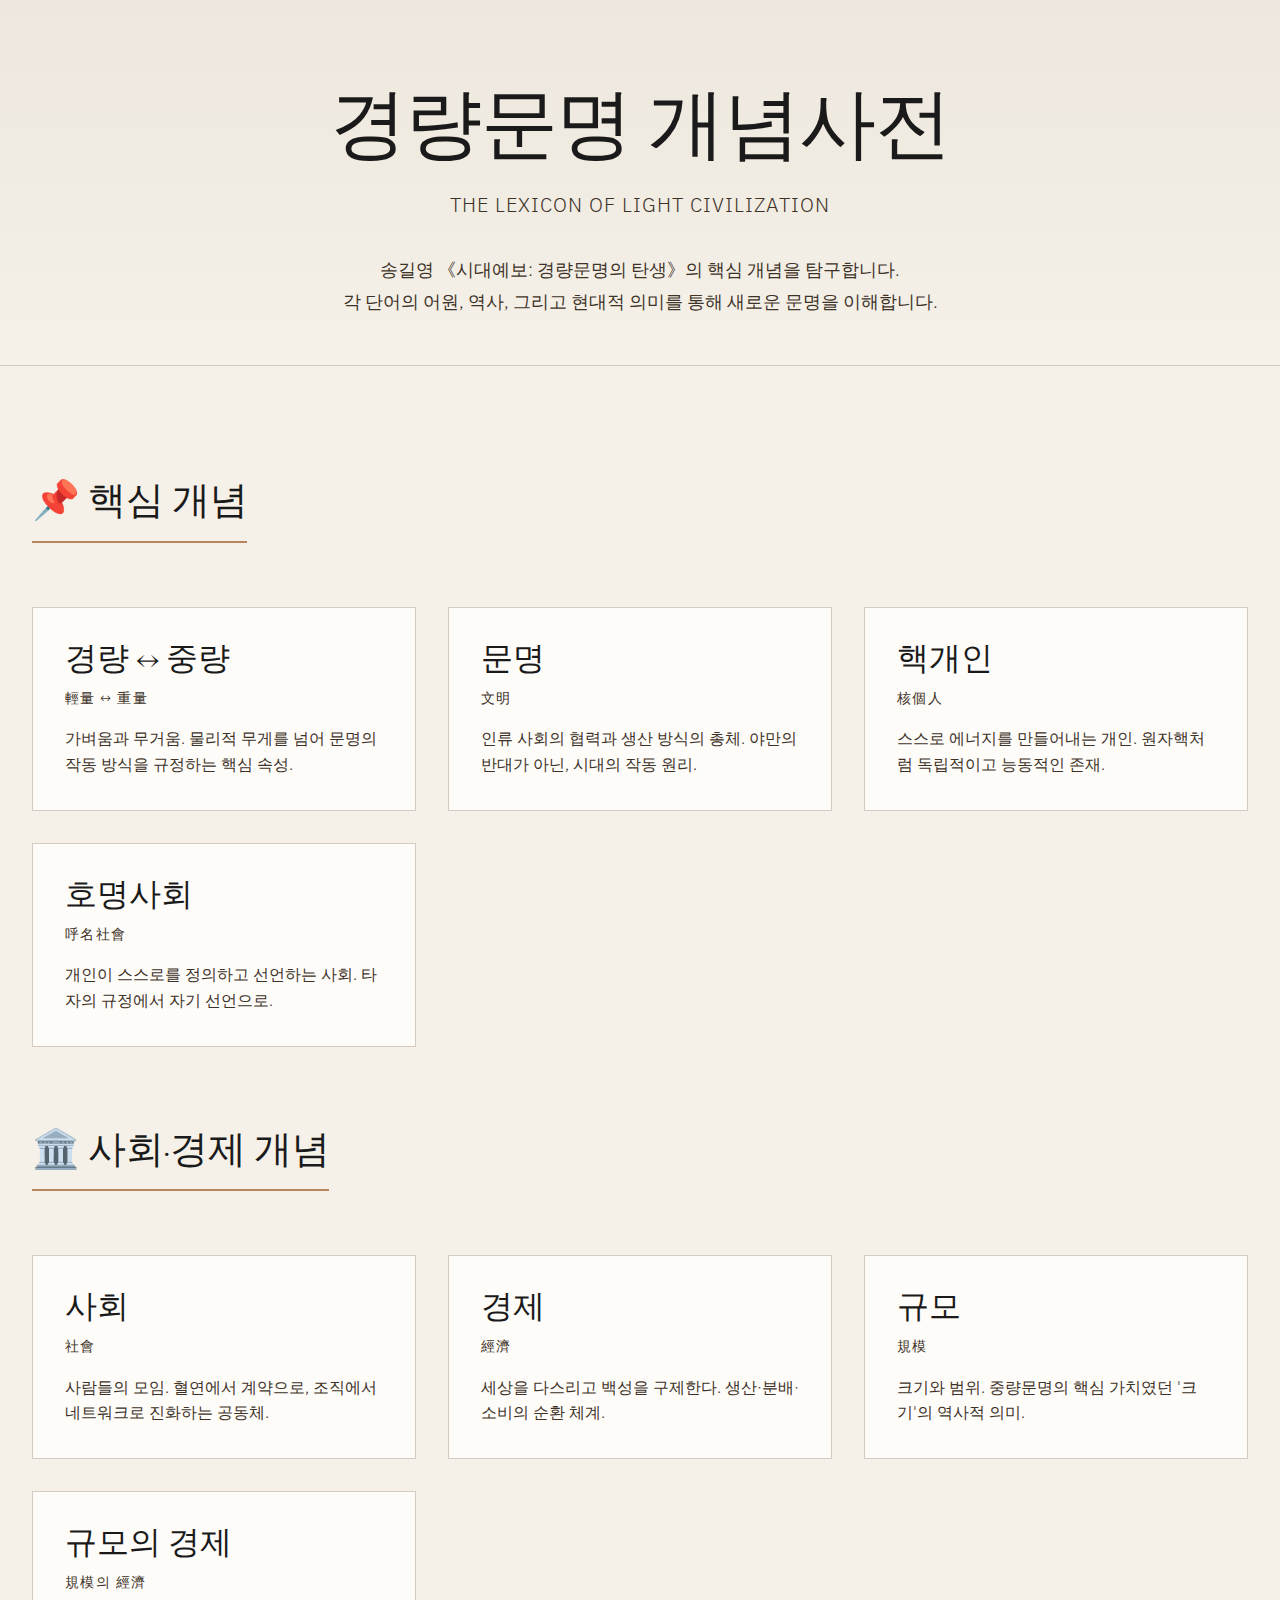
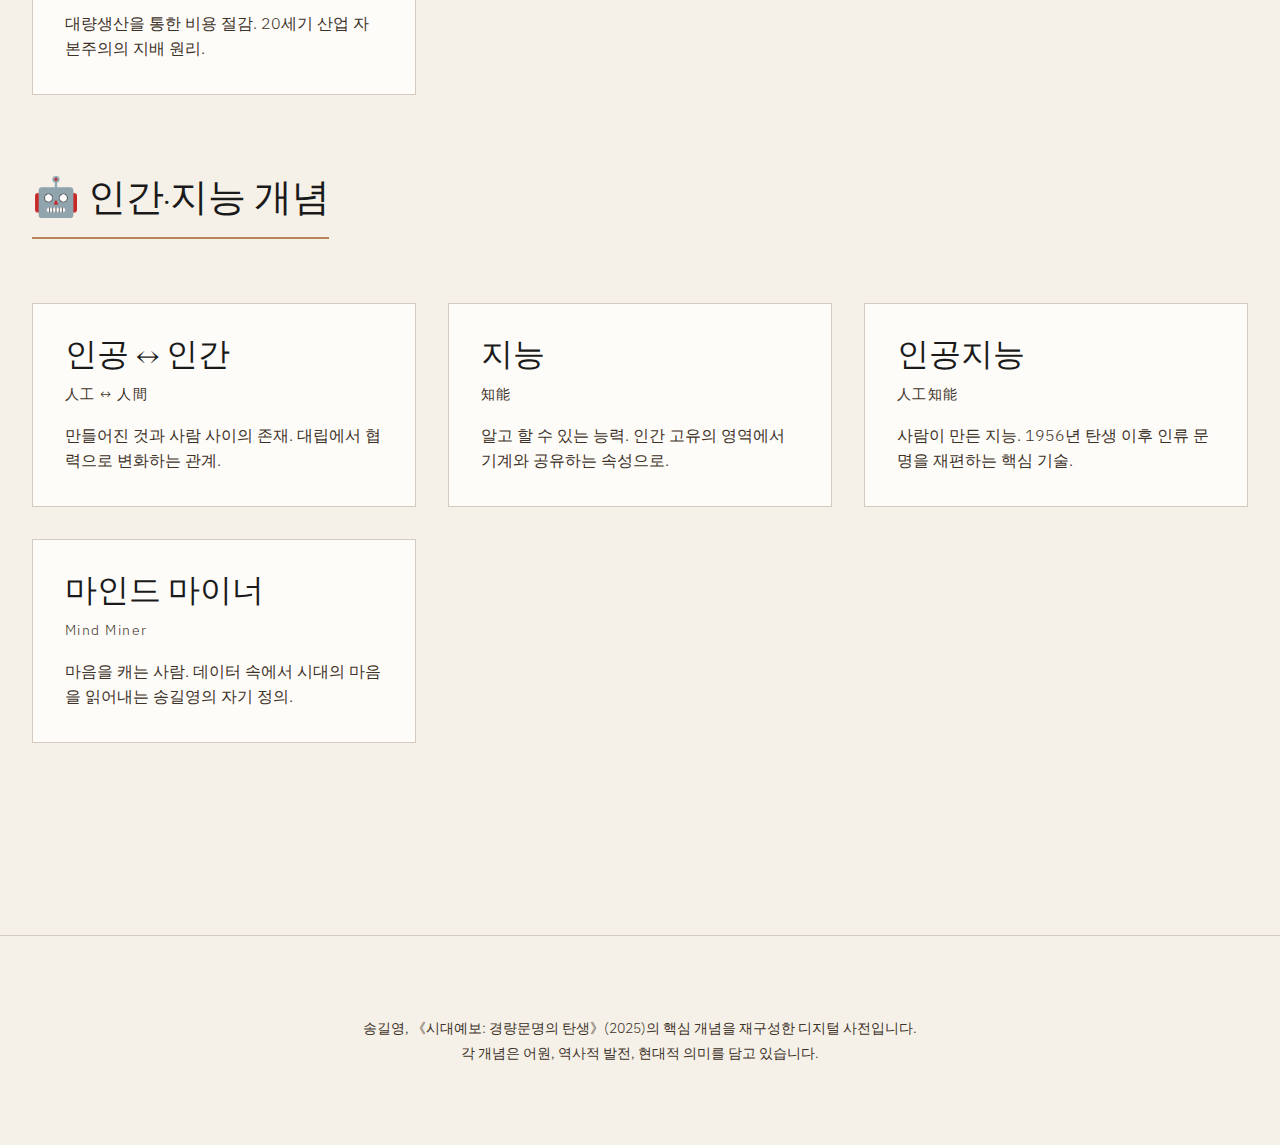
<file: index.html>
<!DOCTYPE html>
<html lang="ko">
<head>
  <meta charset="UTF-8">
  <meta name="viewport" content="width=device-width, initial-scale=1.0">
  <title>경량문명 개념사전 - The Lexicon of Light Civilization</title>
  <link rel="stylesheet" href="css/style.css">
</head>
<body>
  <header>
    <h1 class="site-title">경량문명 개념사전</h1>
    <p class="site-subtitle">The Lexicon of Light Civilization</p>
    <p class="site-description">
      송길영 《시대예보: 경량문명의 탄생》의 핵심 개념을 탐구합니다.<br>
      각 단어의 어원, 역사, 그리고 현대적 의미를 통해 새로운 문명을 이해합니다.
    </p>
  </header>

  <main class="container">
    <!-- 핵심 개념 -->
    <section class="category-section">
      <h2 class="category-title">📌 핵심 개념</h2>
      <div class="card-grid">
        <a href="pages/gyeongryang.html" class="concept-card">
          <h3 class="card-title">경량 ↔ 중량</h3>
          <p class="card-hanja">輕量 ↔ 重量</p>
          <p class="card-description">
            가벼움과 무거움. 물리적 무게를 넘어 문명의 작동 방식을 규정하는 핵심 속성.
          </p>
        </a>

        <a href="pages/munmyeong.html" class="concept-card">
          <h3 class="card-title">문명</h3>
          <p class="card-hanja">文明</p>
          <p class="card-description">
            인류 사회의 협력과 생산 방식의 총체. 야만의 반대가 아닌, 시대의 작동 원리.
          </p>
        </a>

        <a href="pages/haek-gaein.html" class="concept-card">
          <h3 class="card-title">핵개인</h3>
          <p class="card-hanja">核個人</p>
          <p class="card-description">
            스스로 에너지를 만들어내는 개인. 원자핵처럼 독립적이고 능동적인 존재.
          </p>
        </a>

        <a href="pages/homyeong-sahoe.html" class="concept-card">
          <h3 class="card-title">호명사회</h3>
          <p class="card-hanja">呼名社會</p>
          <p class="card-description">
            개인이 스스로를 정의하고 선언하는 사회. 타자의 규정에서 자기 선언으로.
          </p>
        </a>
      </div>
    </section>

    <!-- 사회·경제 개념 -->
    <section class="category-section">
      <h2 class="category-title">🏛️ 사회·경제 개념</h2>
      <div class="card-grid">
        <a href="pages/sahoe.html" class="concept-card">
          <h3 class="card-title">사회</h3>
          <p class="card-hanja">社會</p>
          <p class="card-description">
            사람들의 모임. 혈연에서 계약으로, 조직에서 네트워크로 진화하는 공동체.
          </p>
        </a>

        <a href="pages/gyeongje.html" class="concept-card">
          <h3 class="card-title">경제</h3>
          <p class="card-hanja">經濟</p>
          <p class="card-description">
            세상을 다스리고 백성을 구제한다. 생산·분배·소비의 순환 체계.
          </p>
        </a>

        <a href="pages/gyumo.html" class="concept-card">
          <h3 class="card-title">규모</h3>
          <p class="card-hanja">規模</p>
          <p class="card-description">
            크기와 범위. 중량문명의 핵심 가치였던 '크기'의 역사적 의미.
          </p>
        </a>

        <a href="pages/gyumo-gyeongje.html" class="concept-card">
          <h3 class="card-title">규모의 경제</h3>
          <p class="card-hanja">規模의 經濟</p>
          <p class="card-description">
            대량생산을 통한 비용 절감. 20세기 산업 자본주의의 지배 원리.
          </p>
        </a>
      </div>
    </section>

    <!-- 인간·지능 개념 -->
    <section class="category-section">
      <h2 class="category-title">🤖 인간·지능 개념</h2>
      <div class="card-grid">
        <a href="pages/ingong-ingan.html" class="concept-card">
          <h3 class="card-title">인공 ↔ 인간</h3>
          <p class="card-hanja">人工 ↔ 人間</p>
          <p class="card-description">
            만들어진 것과 사람 사이의 존재. 대립에서 협력으로 변화하는 관계.
          </p>
        </a>

        <a href="pages/jineung.html" class="concept-card">
          <h3 class="card-title">지능</h3>
          <p class="card-hanja">知能</p>
          <p class="card-description">
            알고 할 수 있는 능력. 인간 고유의 영역에서 기계와 공유하는 속성으로.
          </p>
        </a>

        <a href="pages/ingong-jineung.html" class="concept-card">
          <h3 class="card-title">인공지능</h3>
          <p class="card-hanja">人工知能</p>
          <p class="card-description">
            사람이 만든 지능. 1956년 탄생 이후 인류 문명을 재편하는 핵심 기술.
          </p>
        </a>

        <a href="pages/mind-miner.html" class="concept-card">
          <h3 class="card-title">마인드 마이너</h3>
          <p class="card-hanja">Mind Miner</p>
          <p class="card-description">
            마음을 캐는 사람. 데이터 속에서 시대의 마음을 읽어내는 송길영의 자기 정의.
          </p>
        </a>
      </div>
    </section>
  </main>

  <footer>
    <p>
      송길영, 《시대예보: 경량문명의 탄생》(2025)의 핵심 개념을 재구성한 디지털 사전입니다.<br>
      각 개념은 어원, 역사적 발전, 현대적 의미를 담고 있습니다.
    </p>
  </footer>
</body>
</html>
</file>
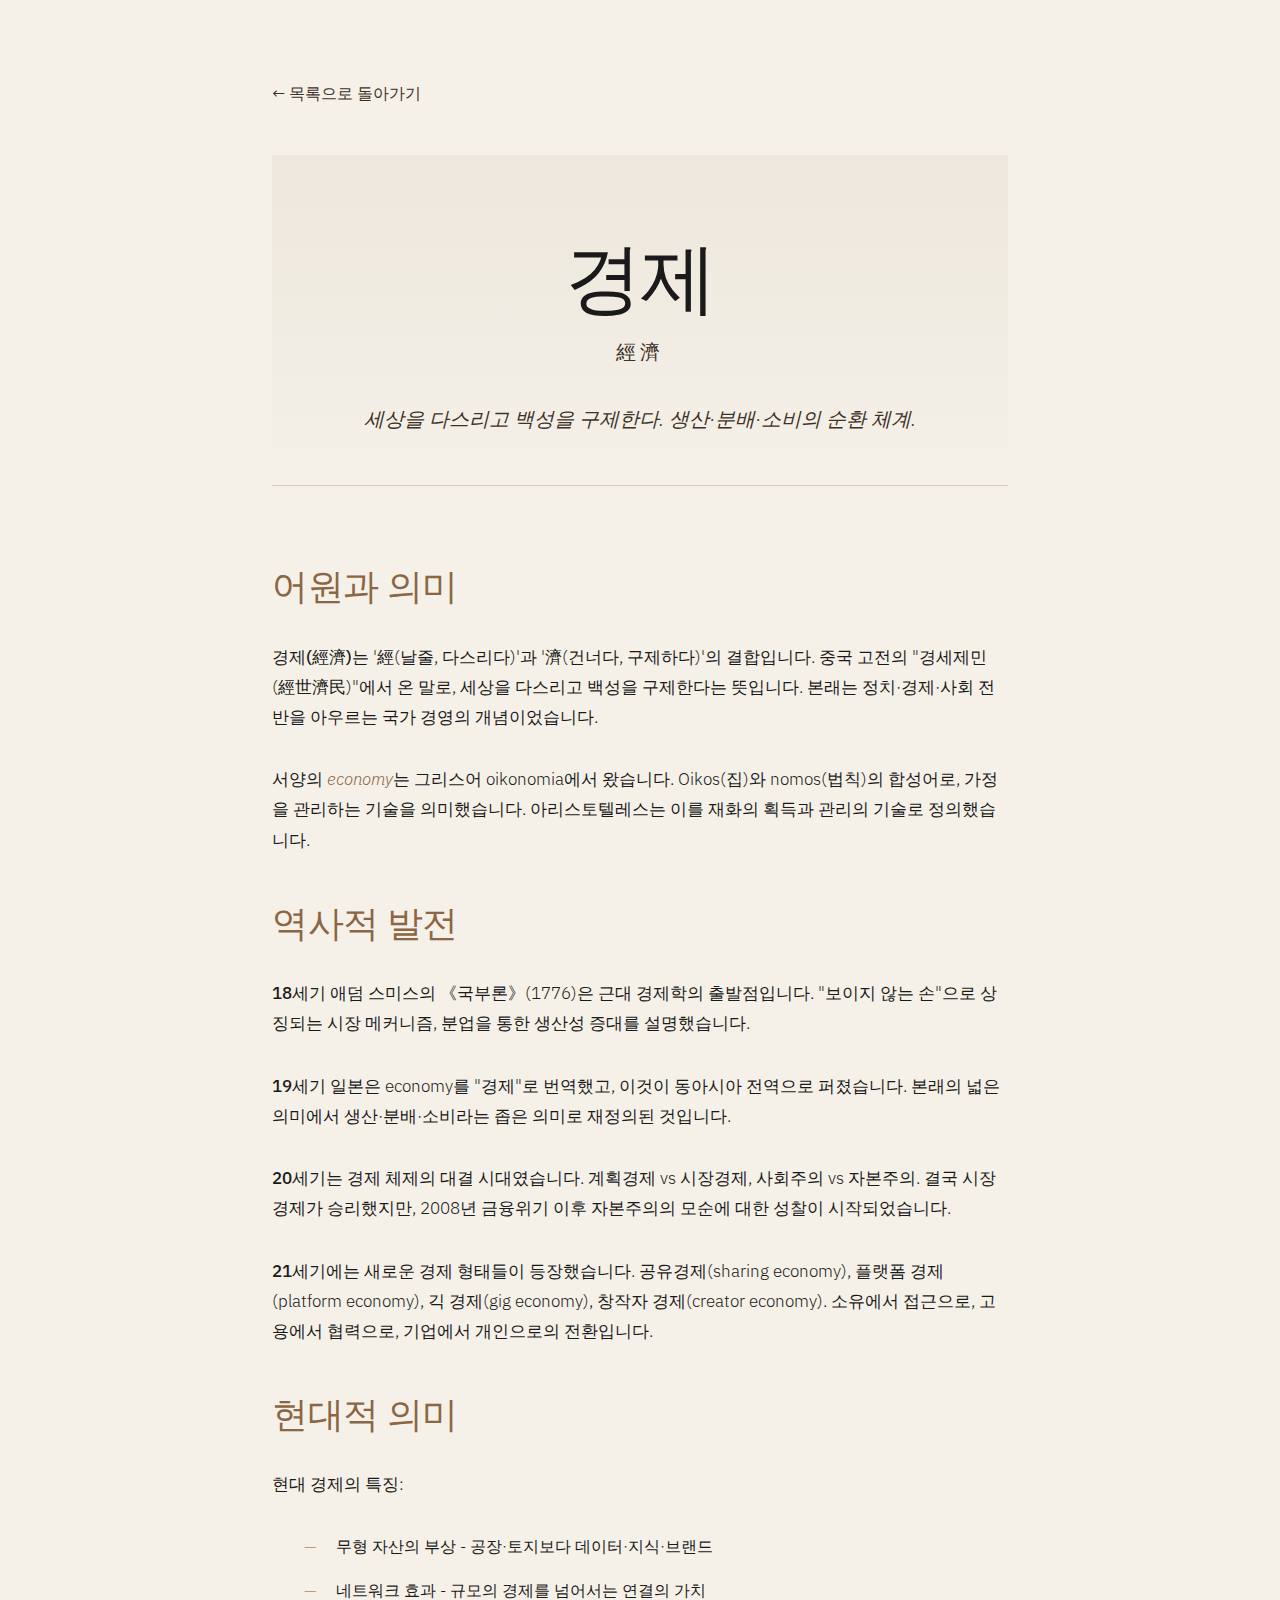
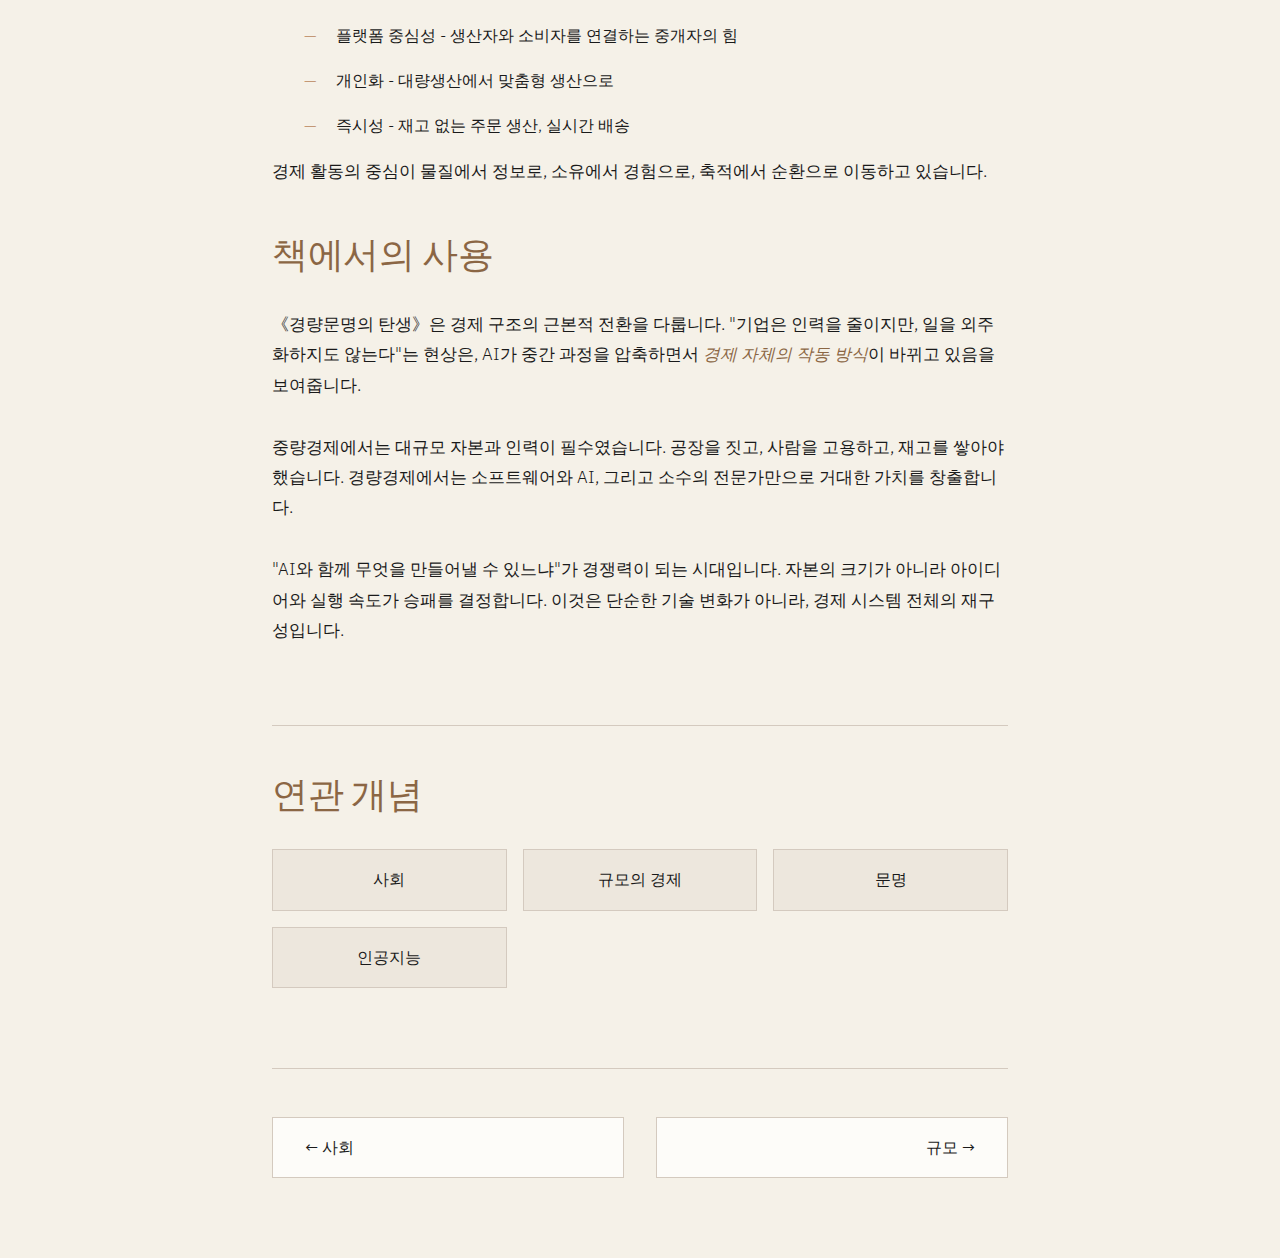
<file: pages/gyeongje.html>
<!DOCTYPE html>
<html lang="ko">
<head>
  <meta charset="UTF-8">
  <meta name="viewport" content="width=device-width, initial-scale=1.0">
  <title>경제 - 경량문명 개념사전</title>
  <link rel="stylesheet" href="../css/style.css">
</head>
<body>
  <div class="detail-page">
    <a href="../index.html" class="back-link">← 목록으로 돌아가기</a>
    
    <header class="detail-header">
      <h1 class="detail-title">경제</h1>
      <p class="detail-hanja">經濟</p>
      <p class="detail-intro">
        세상을 다스리고 백성을 구제한다. 생산·분배·소비의 순환 체계.
      </p>
    </header>

    <section class="content-section">
      <h2 class="section-title">어원과 의미</h2>
      <p>
        <strong>경제(經濟)</strong>는 '經(날줄, 다스리다)'과 '濟(건너다, 구제하다)'의 결합입니다. 중국 고전의 "경세제민(經世濟民)"에서 온 말로, 세상을 다스리고 백성을 구제한다는 뜻입니다. 본래는 정치·경제·사회 전반을 아우르는 국가 경영의 개념이었습니다.
      </p>
      <p>
        서양의 <em>economy</em>는 그리스어 oikonomia에서 왔습니다. Oikos(집)와 nomos(법칙)의 합성어로, 가정을 관리하는 기술을 의미했습니다. 아리스토텔레스는 이를 재화의 획득과 관리의 기술로 정의했습니다.
      </p>
    </section>

    <section class="content-section">
      <h2 class="section-title">역사적 발전</h2>
      <p>
        <strong>18세기</strong> 애덤 스미스의 《국부론》(1776)은 근대 경제학의 출발점입니다. "보이지 않는 손"으로 상징되는 시장 메커니즘, 분업을 통한 생산성 증대를 설명했습니다.
      </p>
      <p>
        <strong>19세기</strong> 일본은 economy를 "경제"로 번역했고, 이것이 동아시아 전역으로 퍼졌습니다. 본래의 넓은 의미에서 생산·분배·소비라는 좁은 의미로 재정의된 것입니다.
      </p>
      <p>
        <strong>20세기</strong>는 경제 체제의 대결 시대였습니다. 계획경제 vs 시장경제, 사회주의 vs 자본주의. 결국 시장경제가 승리했지만, 2008년 금융위기 이후 자본주의의 모순에 대한 성찰이 시작되었습니다.
      </p>
      <p>
        <strong>21세기</strong>에는 새로운 경제 형태들이 등장했습니다. 공유경제(sharing economy), 플랫폼 경제(platform economy), 긱 경제(gig economy), 창작자 경제(creator economy). 소유에서 접근으로, 고용에서 협력으로, 기업에서 개인으로의 전환입니다.
      </p>
    </section>

    <section class="content-section">
      <h2 class="section-title">현대적 의미</h2>
      <p>
        현대 경제의 특징:
      </p>
      <ul>
        <li><strong>무형 자산의 부상</strong> - 공장·토지보다 데이터·지식·브랜드</li>
        <li><strong>네트워크 효과</strong> - 규모의 경제를 넘어서는 연결의 가치</li>
        <li><strong>플랫폼 중심성</strong> - 생산자와 소비자를 연결하는 중개자의 힘</li>
        <li><strong>개인화</strong> - 대량생산에서 맞춤형 생산으로</li>
        <li><strong>즉시성</strong> - 재고 없는 주문 생산, 실시간 배송</li>
      </ul>
      <p>
        경제 활동의 중심이 물질에서 정보로, 소유에서 경험으로, 축적에서 순환으로 이동하고 있습니다.
      </p>
    </section>

    <section class="content-section">
      <h2 class="section-title">책에서의 사용</h2>
      <p>
        《경량문명의 탄생》은 경제 구조의 근본적 전환을 다룹니다. "기업은 인력을 줄이지만, 일을 외주화하지도 않는다"는 현상은, AI가 중간 과정을 압축하면서 <em>경제 자체의 작동 방식</em>이 바뀌고 있음을 보여줍니다.
      </p>
      <p>
        중량경제에서는 대규모 자본과 인력이 필수였습니다. 공장을 짓고, 사람을 고용하고, 재고를 쌓아야 했습니다. 경량경제에서는 소프트웨어와 AI, 그리고 소수의 전문가만으로 거대한 가치를 창출합니다.
      </p>
      <p>
        "AI와 함께 무엇을 만들어낼 수 있느냐"가 경쟁력이 되는 시대입니다. 자본의 크기가 아니라 <strong>아이디어와 실행 속도</strong>가 승패를 결정합니다. 이것은 단순한 기술 변화가 아니라, 경제 시스템 전체의 재구성입니다.
      </p>
    </section>

    <section class="related-concepts">
      <h2 class="section-title">연관 개념</h2>
      <div class="related-grid">
        <a href="sahoe.html" class="related-link">사회</a>
        <a href="gyumo-gyeongje.html" class="related-link">규모의 경제</a>
        <a href="munmyeong.html" class="related-link">문명</a>
        <a href="ingong-jineung.html" class="related-link">인공지능</a>
      </div>
    </section>

    <nav class="page-nav">
      <a href="sahoe.html" class="nav-button">← 사회</a>
      <a href="gyumo.html" class="nav-button next">규모 →</a>
    </nav>
  </div>
</body>
</html>
</file>
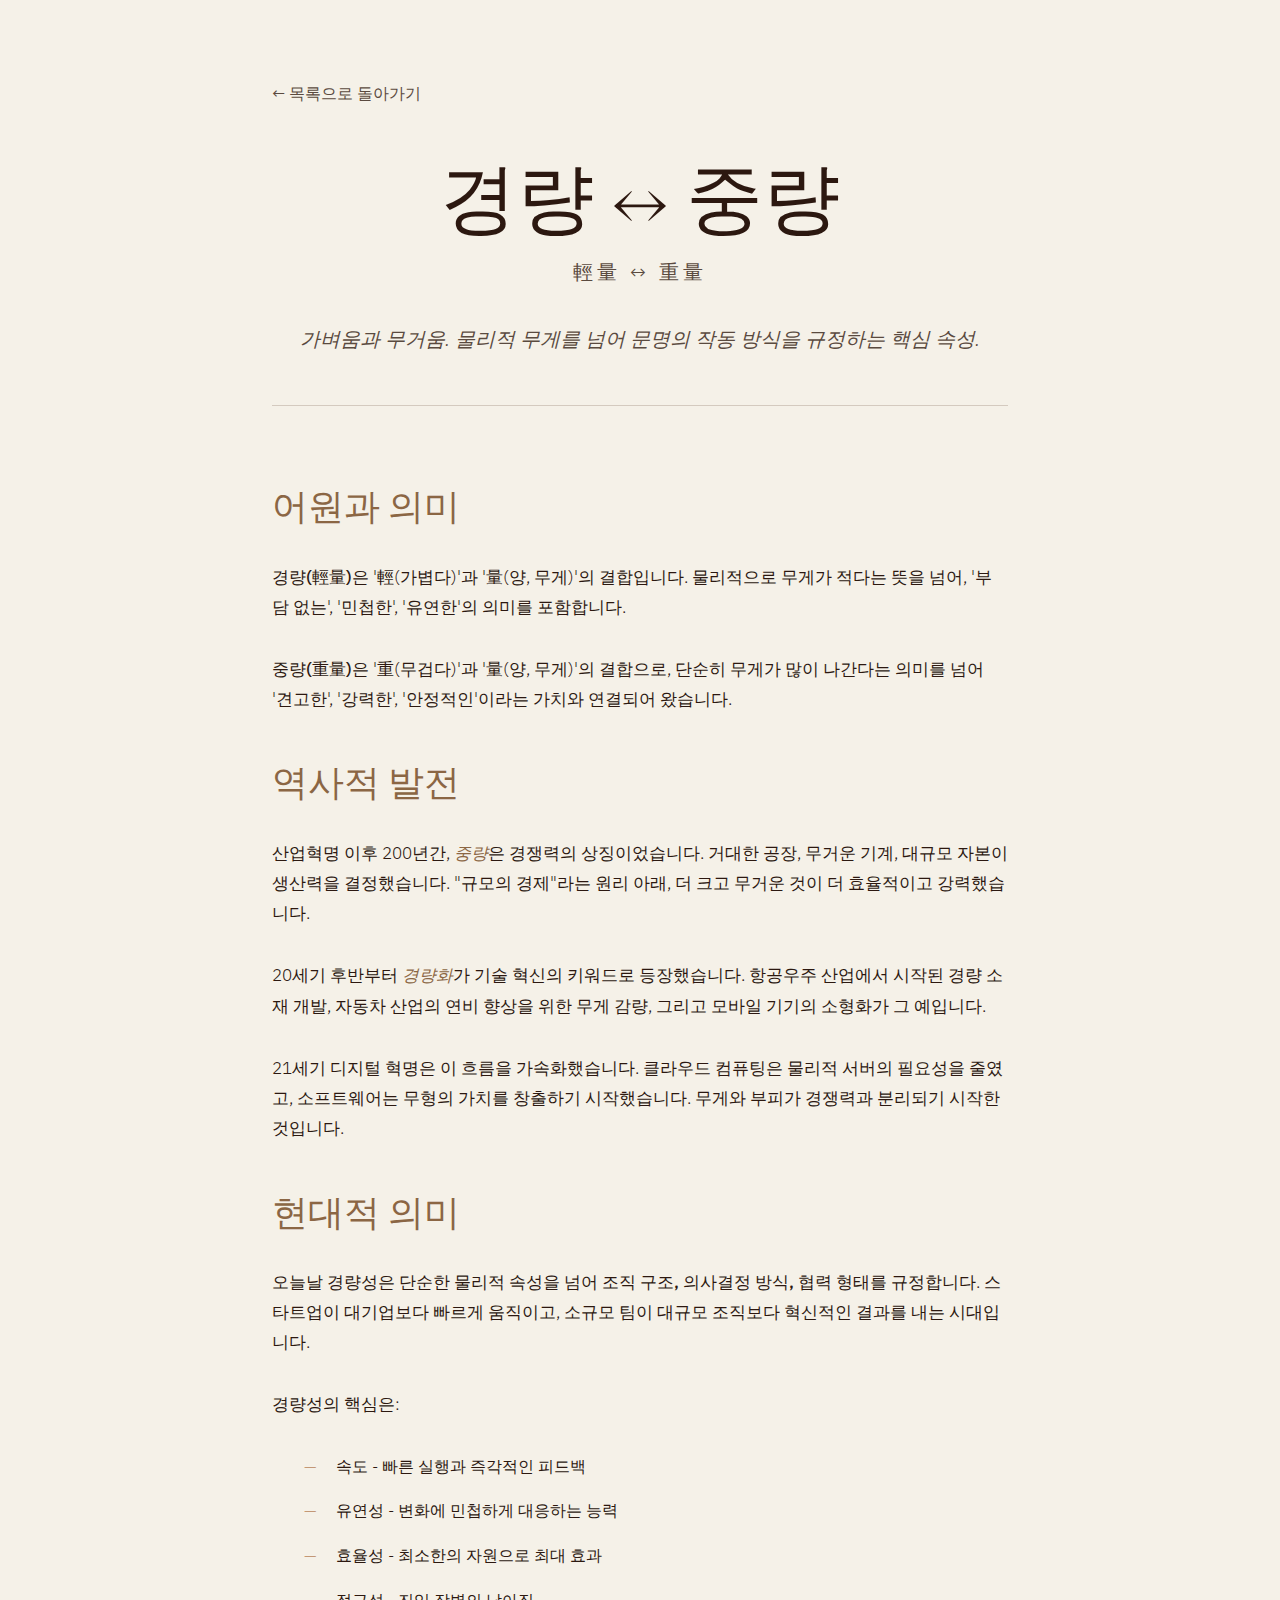
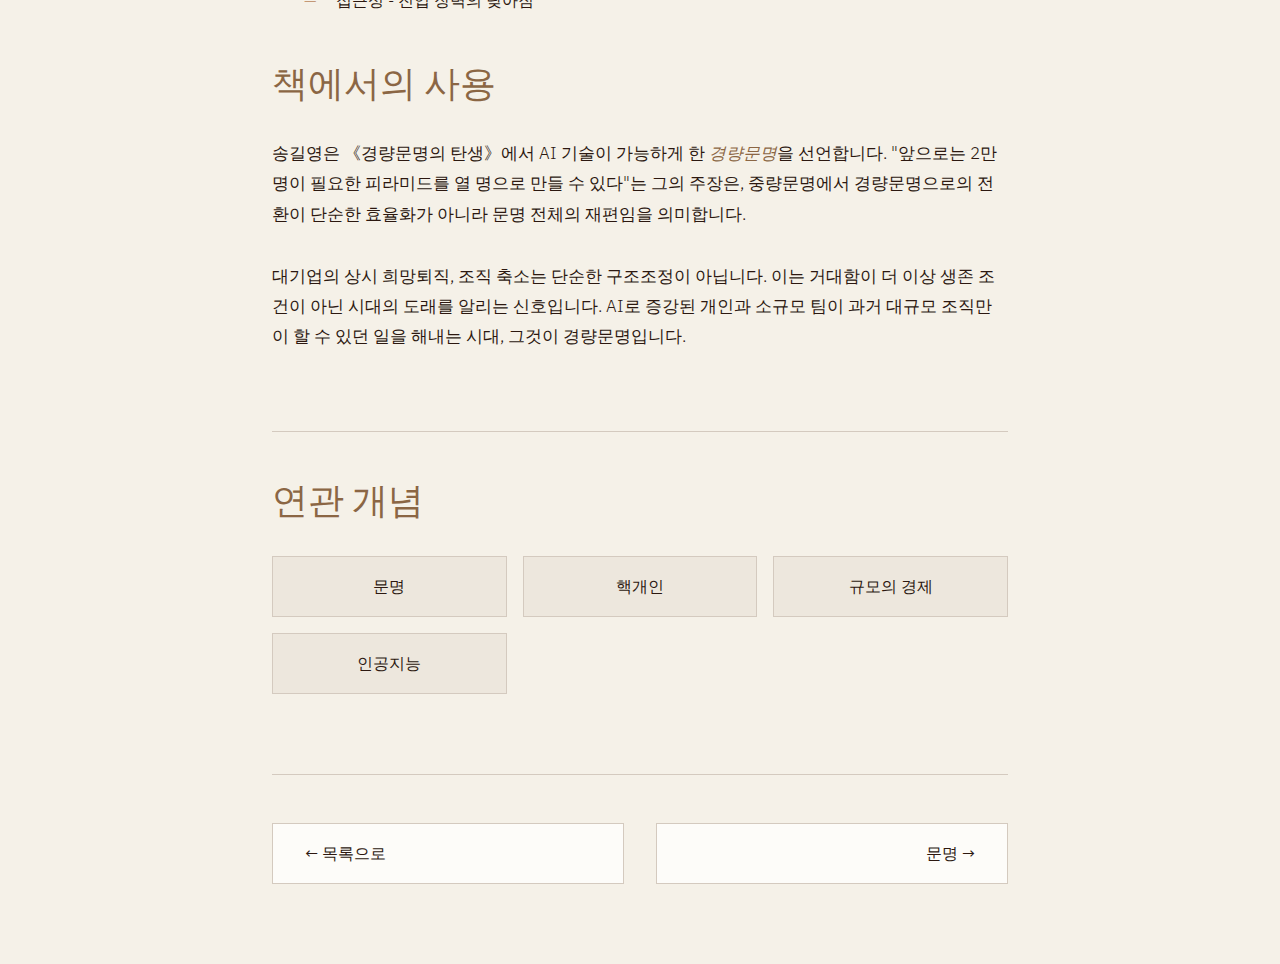
<file: pages/gyeongryang.html>
<!DOCTYPE html>
<html lang="ko">
<head>
  <meta charset="UTF-8">
  <meta name="viewport" content="width=device-width, initial-scale=1.0">
  <title>경량 ↔ 중량 - 경량문명 개념사전</title>
  <style>
@import url('https://fonts.googleapis.com/css2?family=Cormorant+Garamond:wght@300;400;600&family=IBM+Plex+Sans:wght@300;400;500;600&display=swap');

:root {
  --bg-primary: #F5F1E8;
  --bg-secondary: #EDE7DD;
  --bg-card: #FDFCF9;
  --text-primary: #2C1810;
  --text-secondary: #5A4A3F;
  --accent: #B8845C;
  --accent-dark: #8B6644;
  --border: #D4CABF;
  --shadow: rgba(44, 24, 16, 0.08);
  --font-display: 'Cormorant Garamond', serif;
  --font-body: 'IBM Plex Sans', sans-serif;
  --space-xs: 0.5rem;
  --space-sm: 1rem;
  --space-md: 2rem;
  --space-lg: 3rem;
  --space-xl: 5rem;
  --transition: all 0.3s cubic-bezier(0.4, 0, 0.2, 1);
}

* {margin: 0;padding: 0;box-sizing: border-box;}

body {
  font-family: var(--font-body);
  background-color: var(--bg-primary);
  color: var(--text-primary);
  line-height: 1.7;
  font-weight: 300;
  -webkit-font-smoothing: antialiased;
}

h1, h2, h3 {
  font-family: var(--font-display);
  font-weight: 400;
  line-height: 1.2;
}

.detail-page {
  max-width: 800px;
  margin: 0 auto;
  padding: var(--space-xl) var(--space-md);
}

.detail-header {
  text-align: center;
  margin-bottom: var(--space-xl);
  padding-bottom: var(--space-lg);
  border-bottom: 1px solid var(--border);
}

.detail-title {
  font-size: clamp(3rem, 6vw, 5rem);
  margin-bottom: var(--space-xs);
  font-weight: 300;
}

.detail-hanja {
  font-size: 1.25rem;
  color: var(--text-secondary);
  font-family: var(--font-body);
  letter-spacing: 0.2em;
  font-weight: 300;
}

.detail-intro {
  font-size: 1.25rem;
  line-height: 1.8;
  color: var(--text-secondary);
  text-align: center;
  margin-top: var(--space-md);
  font-style: italic;
}

.content-section {
  margin: var(--space-lg) 0;
}

.section-title {
  font-size: clamp(1.75rem, 3vw, 2.25rem);
  margin-bottom: var(--space-md);
  color: var(--accent-dark);
  font-weight: 400;
}

.content-section p {
  margin-bottom: var(--space-md);
  font-size: 1.05rem;
  line-height: 1.8;
}

.content-section ul {
  list-style: none;
  margin-left: var(--space-md);
}

.content-section li {
  margin-bottom: var(--space-sm);
  padding-left: var(--space-md);
  position: relative;
  line-height: 1.8;
}

.content-section li::before {
  content: '—';
  position: absolute;
  left: 0;
  color: var(--accent);
}

.content-section strong {
  font-weight: 500;
  color: var(--text-primary);
}

.content-section em {
  font-style: italic;
  color: var(--accent-dark);
}

.related-concepts {
  margin-top: var(--space-xl);
  padding-top: var(--space-lg);
  border-top: 1px solid var(--border);
}

.related-grid {
  display: grid;
  grid-template-columns: repeat(auto-fit, minmax(200px, 1fr));
  gap: var(--space-sm);
  margin-top: var(--space-md);
}

.related-link {
  display: block;
  padding: var(--space-sm) var(--space-md);
  background: var(--bg-secondary);
  border: 1px solid var(--border);
  text-decoration: none;
  color: var(--text-primary);
  text-align: center;
  transition: var(--transition);
  font-weight: 400;
}

.related-link:hover {
  background: var(--accent);
  color: var(--bg-card);
  border-color: var(--accent-dark);
}

.page-nav {
  display: flex;
  justify-content: space-between;
  margin-top: var(--space-xl);
  padding-top: var(--space-lg);
  border-top: 1px solid var(--border);
  gap: var(--space-md);
}

.nav-button {
  padding: var(--space-sm) var(--space-md);
  background: var(--bg-card);
  border: 1px solid var(--border);
  text-decoration: none;
  color: var(--text-primary);
  transition: var(--transition);
  font-family: var(--font-body);
  font-weight: 400;
  flex: 1;
}

.nav-button:hover {
  background: var(--accent);
  color: var(--bg-card);
  border-color: var(--accent-dark);
}

.nav-button.next {
  text-align: right;
}

.back-link {
  display: inline-block;
  margin-bottom: var(--space-lg);
  color: var(--text-secondary);
  text-decoration: none;
  font-family: var(--font-body);
  font-weight: 400;
  transition: var(--transition);
}

.back-link:hover {
  color: var(--accent-dark);
}

@media (max-width: 768px) {
  .page-nav {flex-direction: column;}
  .nav-button {text-align: center;}
}

html {scroll-behavior: smooth;}
::selection {background: var(--accent);color: var(--bg-card);}
  </style>
</head>
<body>
  <div class="detail-page">
    <a href="../index.html" class="back-link">← 목록으로 돌아가기</a>
    
    <header class="detail-header">
      <h1 class="detail-title">경량 ↔ 중량</h1>
      <p class="detail-hanja">輕量 ↔ 重量</p>
      <p class="detail-intro">
        가벼움과 무거움. 물리적 무게를 넘어 문명의 작동 방식을 규정하는 핵심 속성.
      </p>
    </header>

    <section class="content-section">
      <h2 class="section-title">어원과 의미</h2>
      <p>
        <strong>경량(輕量)</strong>은 '輕(가볍다)'과 '量(양, 무게)'의 결합입니다. 물리적으로 무게가 적다는 뜻을 넘어, '부담 없는', '민첩한', '유연한'의 의미를 포함합니다.
      </p>
      <p>
        <strong>중량(重量)</strong>은 '重(무겁다)'과 '量(양, 무게)'의 결합으로, 단순히 무게가 많이 나간다는 의미를 넘어 '견고한', '강력한', '안정적인'이라는 가치와 연결되어 왔습니다.
      </p>
    </section>

    <section class="content-section">
      <h2 class="section-title">역사적 발전</h2>
      <p>
        산업혁명 이후 200년간, <em>중량</em>은 경쟁력의 상징이었습니다. 거대한 공장, 무거운 기계, 대규모 자본이 생산력을 결정했습니다. "규모의 경제"라는 원리 아래, 더 크고 무거운 것이 더 효율적이고 강력했습니다.
      </p>
      <p>
        20세기 후반부터 <em>경량화</em>가 기술 혁신의 키워드로 등장했습니다. 항공우주 산업에서 시작된 경량 소재 개발, 자동차 산업의 연비 향상을 위한 무게 감량, 그리고 모바일 기기의 소형화가 그 예입니다.
      </p>
      <p>
        21세기 디지털 혁명은 이 흐름을 가속화했습니다. 클라우드 컴퓨팅은 물리적 서버의 필요성을 줄였고, 소프트웨어는 무형의 가치를 창출하기 시작했습니다. 무게와 부피가 경쟁력과 분리되기 시작한 것입니다.
      </p>
    </section>

    <section class="content-section">
      <h2 class="section-title">현대적 의미</h2>
      <p>
        오늘날 경량성은 단순한 물리적 속성을 넘어 <strong>조직 구조, 의사결정 방식, 협력 형태</strong>를 규정합니다. 스타트업이 대기업보다 빠르게 움직이고, 소규모 팀이 대규모 조직보다 혁신적인 결과를 내는 시대입니다.
      </p>
      <p>
        경량성의 핵심은:
      </p>
      <ul>
        <li><strong>속도</strong> - 빠른 실행과 즉각적인 피드백</li>
        <li><strong>유연성</strong> - 변화에 민첩하게 대응하는 능력</li>
        <li><strong>효율성</strong> - 최소한의 자원으로 최대 효과</li>
        <li><strong>접근성</strong> - 진입 장벽의 낮아짐</li>
      </ul>
    </section>

    <section class="content-section">
      <h2 class="section-title">책에서의 사용</h2>
      <p>
        송길영은 《경량문명의 탄생》에서 AI 기술이 가능하게 한 <em>경량문명</em>을 선언합니다. "앞으로는 2만 명이 필요한 피라미드를 열 명으로 만들 수 있다"는 그의 주장은, 중량문명에서 경량문명으로의 전환이 단순한 효율화가 아니라 문명 전체의 재편임을 의미합니다.
      </p>
      <p>
        대기업의 상시 희망퇴직, 조직 축소는 단순한 구조조정이 아닙니다. 이는 <strong>거대함이 더 이상 생존 조건이 아닌 시대</strong>의 도래를 알리는 신호입니다. AI로 증강된 개인과 소규모 팀이 과거 대규모 조직만이 할 수 있던 일을 해내는 시대, 그것이 경량문명입니다.
      </p>
    </section>

    <section class="related-concepts">
      <h2 class="section-title">연관 개념</h2>
      <div class="related-grid">
        <a href="munmyeong.html" class="related-link">문명</a>
        <a href="haek-gaein.html" class="related-link">핵개인</a>
        <a href="gyumo-gyeongje.html" class="related-link">규모의 경제</a>
        <a href="ingong-jineung.html" class="related-link">인공지능</a>
      </div>
    </section>

    <nav class="page-nav">
      <a href="../index.html" class="nav-button">← 목록으로</a>
      <a href="munmyeong.html" class="nav-button next">문명 →</a>
    </nav>
  </div>
</body>
</html>
</file>
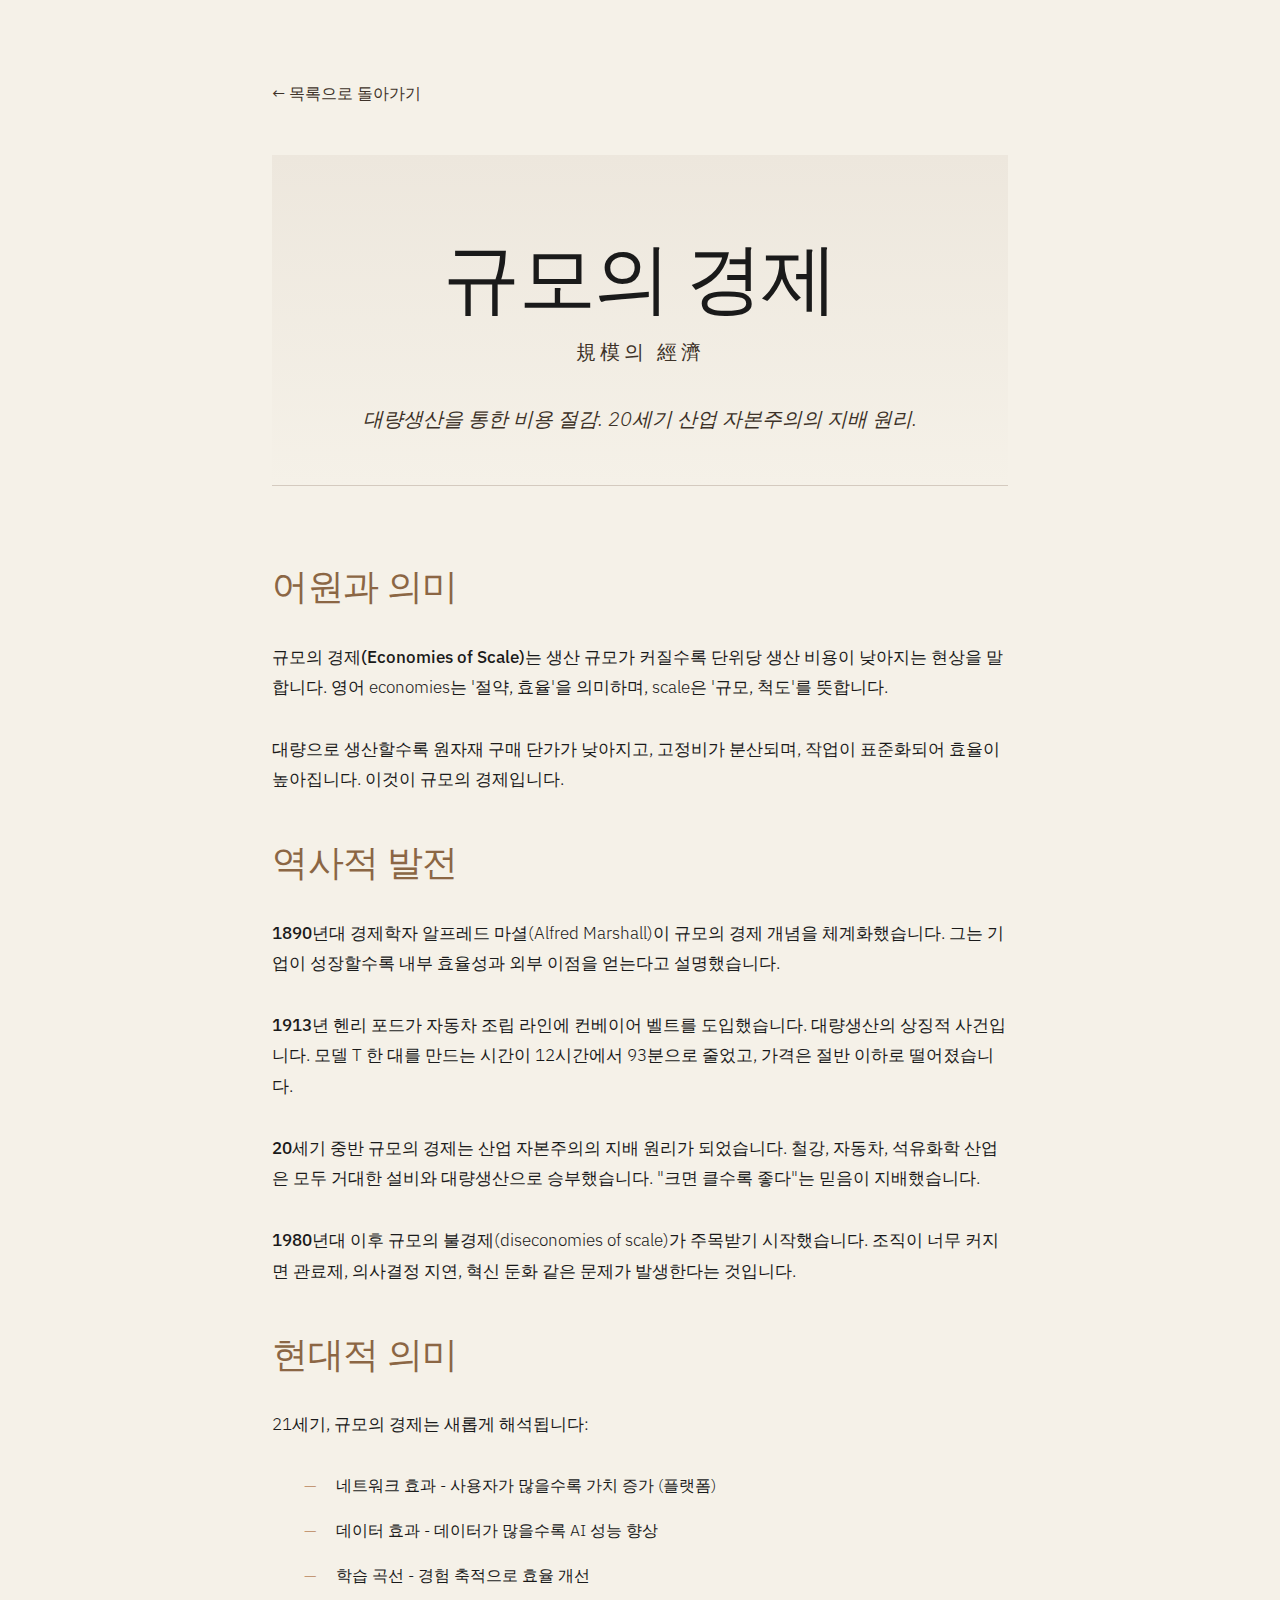
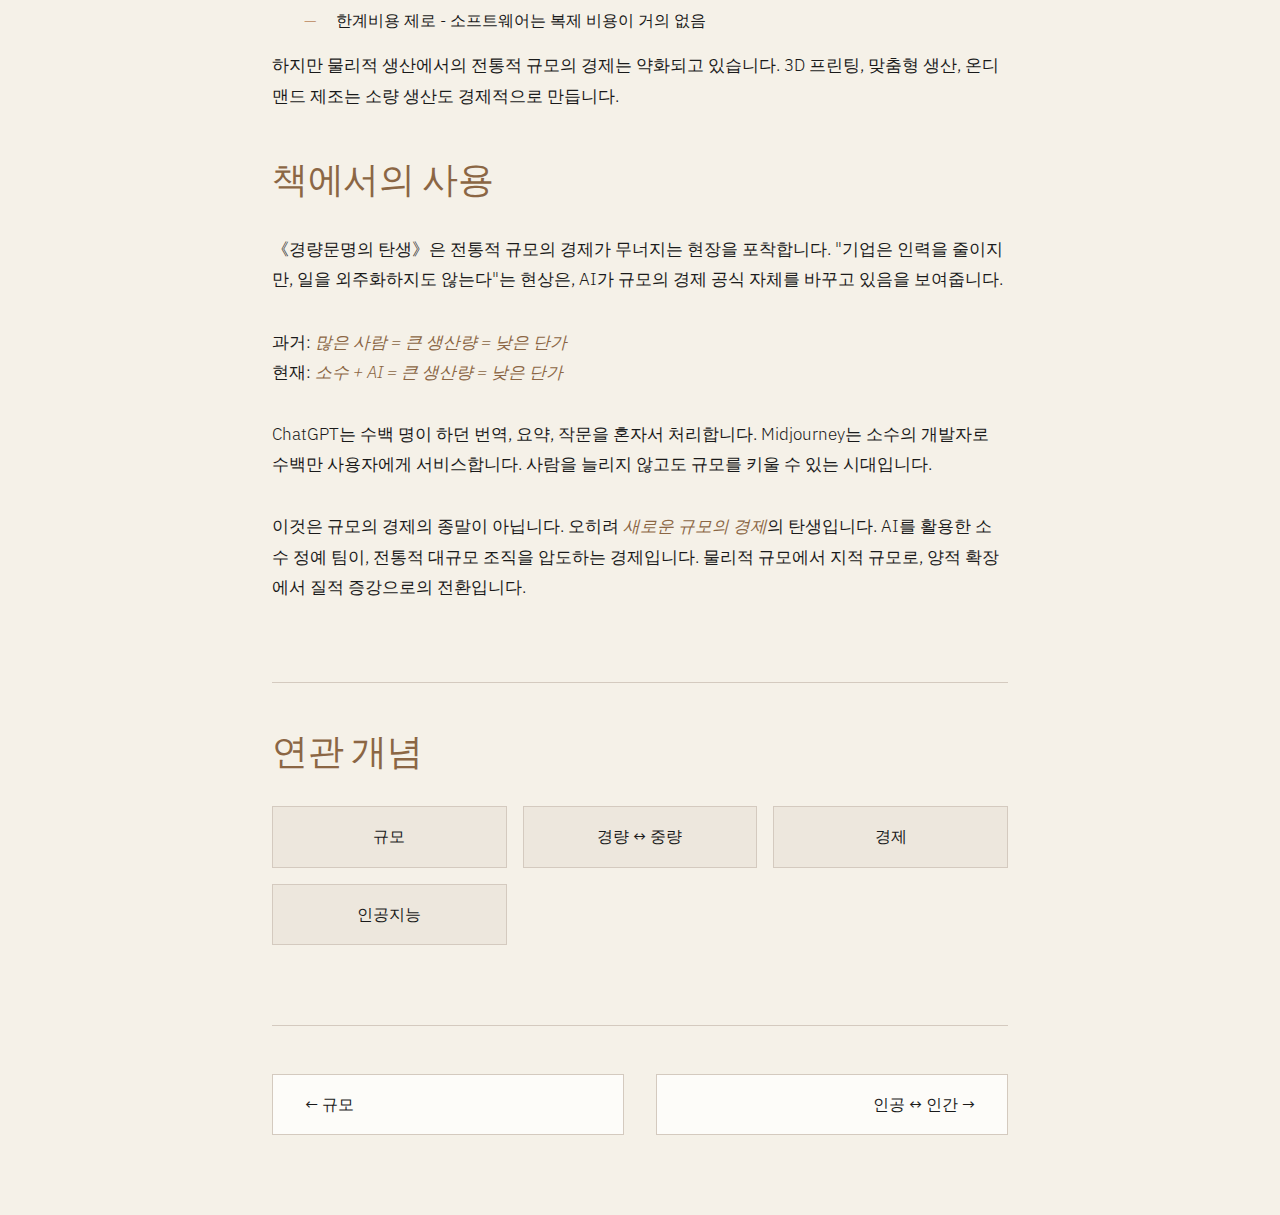
<file: pages/gyumo-gyeongje.html>
<!DOCTYPE html>
<html lang="ko">
<head>
  <meta charset="UTF-8">
  <meta name="viewport" content="width=device-width, initial-scale=1.0">
  <title>규모의 경제 - 경량문명 개념사전</title>
  <link rel="stylesheet" href="../css/style.css">
</head>
<body>
  <div class="detail-page">
    <a href="../index.html" class="back-link">← 목록으로 돌아가기</a>
    
    <header class="detail-header">
      <h1 class="detail-title">규모의 경제</h1>
      <p class="detail-hanja">規模의 經濟</p>
      <p class="detail-intro">
        대량생산을 통한 비용 절감. 20세기 산업 자본주의의 지배 원리.
      </p>
    </header>

    <section class="content-section">
      <h2 class="section-title">어원과 의미</h2>
      <p>
        <strong>규모의 경제(Economies of Scale)</strong>는 생산 규모가 커질수록 단위당 생산 비용이 낮아지는 현상을 말합니다. 영어 economies는 '절약, 효율'을 의미하며, scale은 '규모, 척도'를 뜻합니다.
      </p>
      <p>
        대량으로 생산할수록 원자재 구매 단가가 낮아지고, 고정비가 분산되며, 작업이 표준화되어 효율이 높아집니다. 이것이 규모의 경제입니다.
      </p>
    </section>

    <section class="content-section">
      <h2 class="section-title">역사적 발전</h2>
      <p>
        <strong>1890년대</strong> 경제학자 알프레드 마셜(Alfred Marshall)이 규모의 경제 개념을 체계화했습니다. 그는 기업이 성장할수록 내부 효율성과 외부 이점을 얻는다고 설명했습니다.
      </p>
      <p>
        <strong>1913년</strong> 헨리 포드가 자동차 조립 라인에 컨베이어 벨트를 도입했습니다. 대량생산의 상징적 사건입니다. 모델 T 한 대를 만드는 시간이 12시간에서 93분으로 줄었고, 가격은 절반 이하로 떨어졌습니다.
      </p>
      <p>
        <strong>20세기 중반</strong> 규모의 경제는 산업 자본주의의 지배 원리가 되었습니다. 철강, 자동차, 석유화학 산업은 모두 거대한 설비와 대량생산으로 승부했습니다. "크면 클수록 좋다"는 믿음이 지배했습니다.
      </p>
      <p>
        <strong>1980년대 이후</strong> 규모의 불경제(diseconomies of scale)가 주목받기 시작했습니다. 조직이 너무 커지면 관료제, 의사결정 지연, 혁신 둔화 같은 문제가 발생한다는 것입니다.
      </p>
    </section>

    <section class="content-section">
      <h2 class="section-title">현대적 의미</h2>
      <p>
        21세기, 규모의 경제는 새롭게 해석됩니다:
      </p>
      <ul>
        <li><strong>네트워크 효과</strong> - 사용자가 많을수록 가치 증가 (플랫폼)</li>
        <li><strong>데이터 효과</strong> - 데이터가 많을수록 AI 성능 향상</li>
        <li><strong>학습 곡선</strong> - 경험 축적으로 효율 개선</li>
        <li><strong>한계비용 제로</strong> - 소프트웨어는 복제 비용이 거의 없음</li>
      </ul>
      <p>
        하지만 물리적 생산에서의 전통적 규모의 경제는 약화되고 있습니다. 3D 프린팅, 맞춤형 생산, 온디맨드 제조는 소량 생산도 경제적으로 만듭니다.
      </p>
    </section>

    <section class="content-section">
      <h2 class="section-title">책에서의 사용</h2>
      <p>
        《경량문명의 탄생》은 전통적 규모의 경제가 무너지는 현장을 포착합니다. "기업은 인력을 줄이지만, 일을 외주화하지도 않는다"는 현상은, AI가 규모의 경제 공식 자체를 바꾸고 있음을 보여줍니다.
      </p>
      <p>
        과거: <em>많은 사람 = 큰 생산량 = 낮은 단가</em><br>
        현재: <em>소수 + AI = 큰 생산량 = 낮은 단가</em>
      </p>
      <p>
        ChatGPT는 수백 명이 하던 번역, 요약, 작문을 혼자서 처리합니다. Midjourney는 소수의 개발자로 수백만 사용자에게 서비스합니다. <strong>사람을 늘리지 않고도 규모를 키울 수 있는 시대</strong>입니다.
      </p>
      <p>
        이것은 규모의 경제의 종말이 아닙니다. 오히려 <em>새로운 규모의 경제</em>의 탄생입니다. AI를 활용한 소수 정예 팀이, 전통적 대규모 조직을 압도하는 경제입니다. 물리적 규모에서 지적 규모로, 양적 확장에서 질적 증강으로의 전환입니다.
      </p>
    </section>

    <section class="related-concepts">
      <h2 class="section-title">연관 개념</h2>
      <div class="related-grid">
        <a href="gyumo.html" class="related-link">규모</a>
        <a href="gyeongryang.html" class="related-link">경량 ↔ 중량</a>
        <a href="gyeongje.html" class="related-link">경제</a>
        <a href="ingong-jineung.html" class="related-link">인공지능</a>
      </div>
    </section>

    <nav class="page-nav">
      <a href="gyumo.html" class="nav-button">← 규모</a>
      <a href="ingong-ingan.html" class="nav-button next">인공 ↔ 인간 →</a>
    </nav>
  </div>
</body>
</html>
</file>
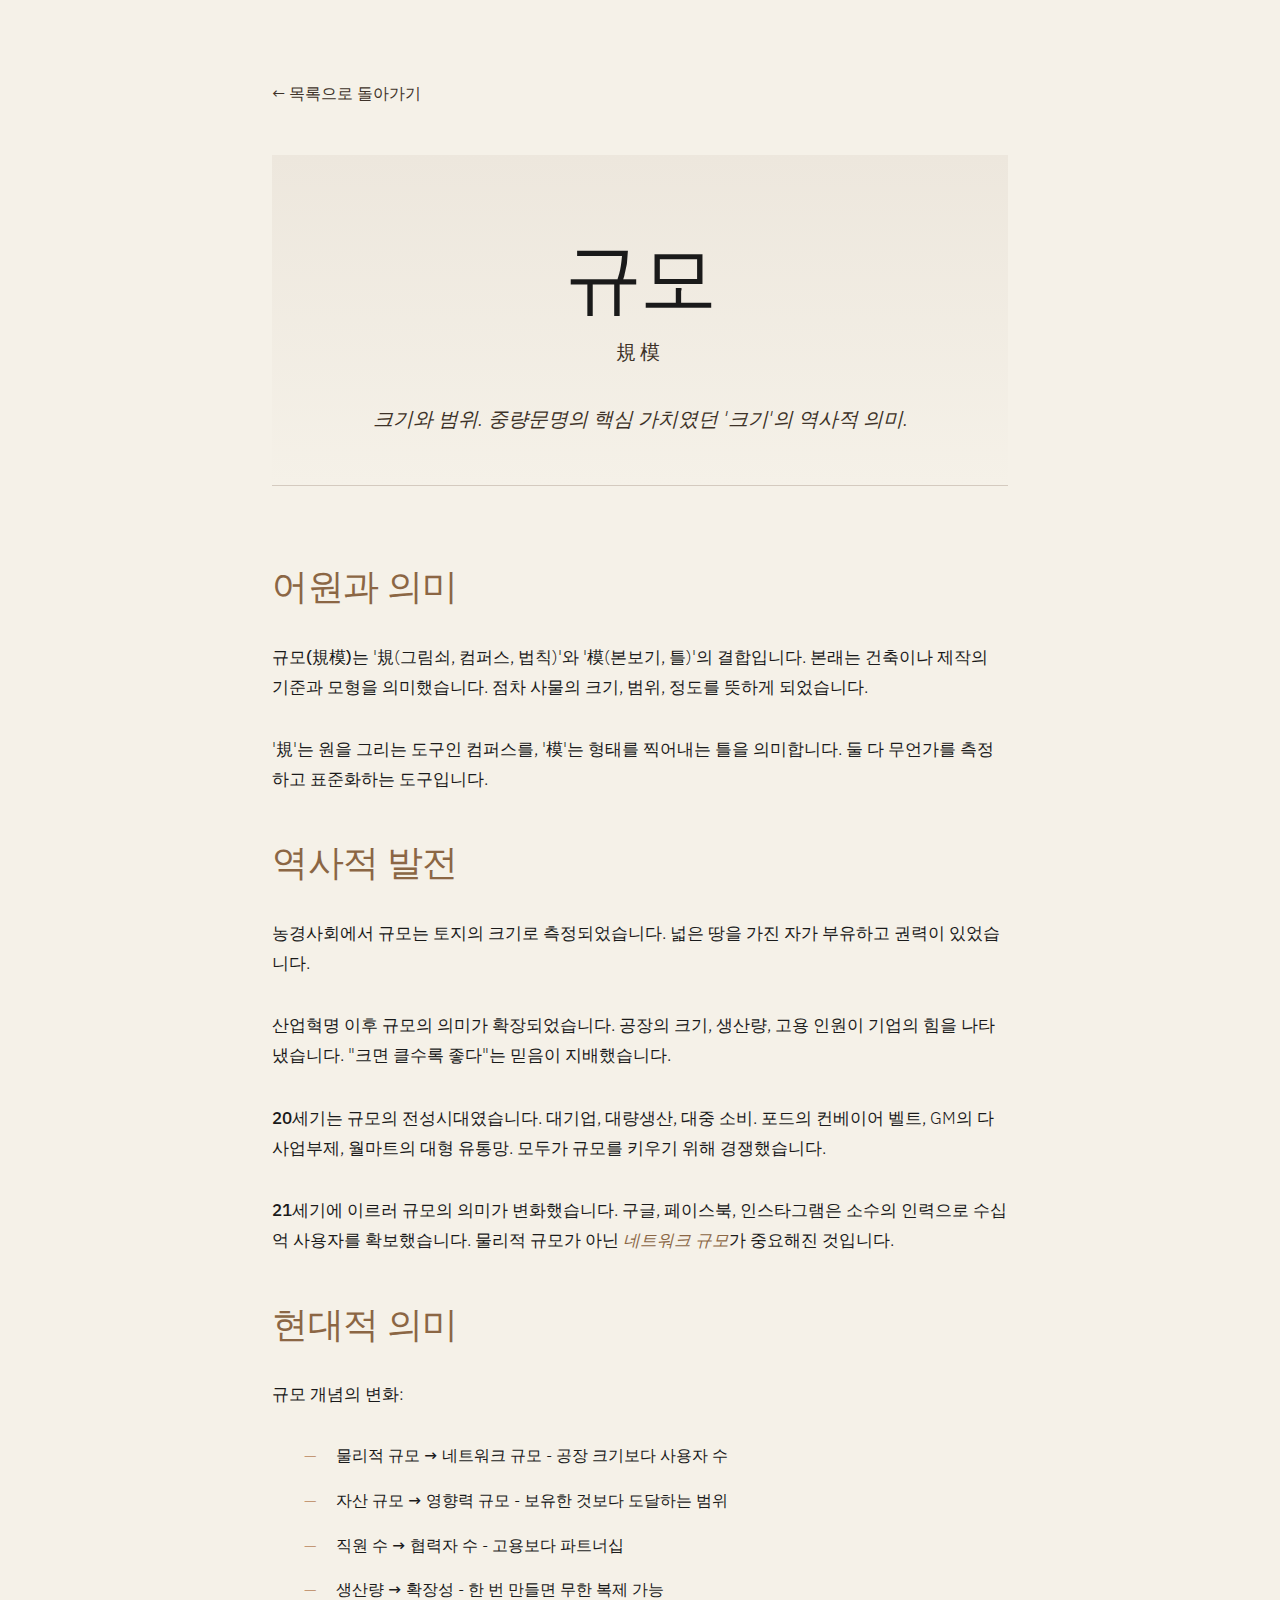
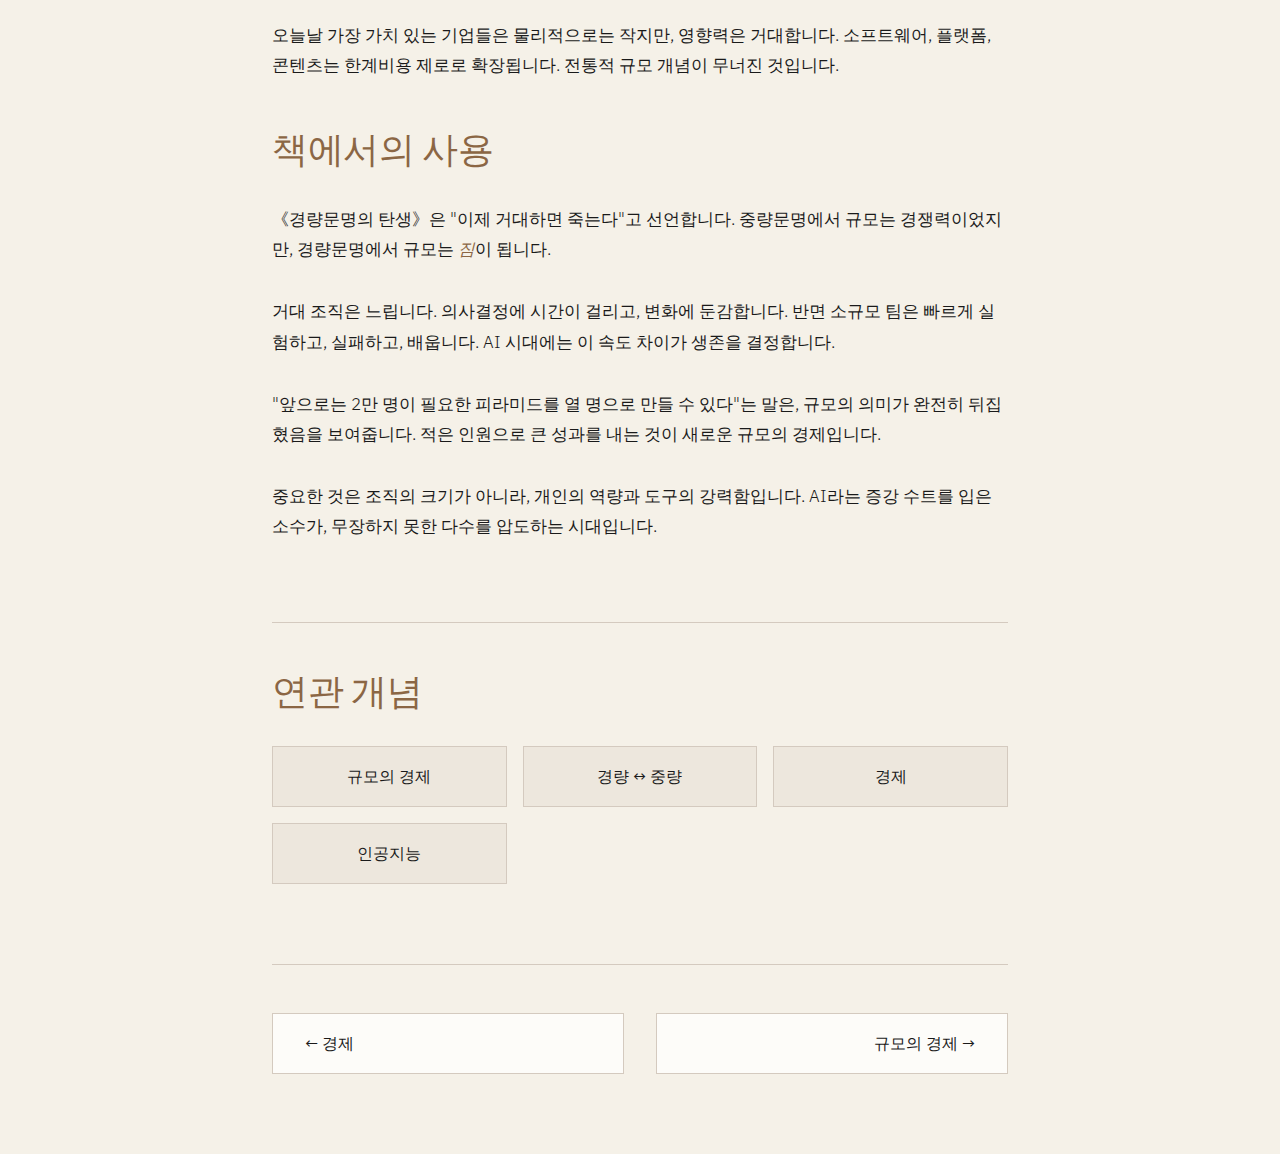
<file: pages/gyumo.html>
<!DOCTYPE html>
<html lang="ko">
<head>
  <meta charset="UTF-8">
  <meta name="viewport" content="width=device-width, initial-scale=1.0">
  <title>규모 - 경량문명 개념사전</title>
  <link rel="stylesheet" href="../css/style.css">
</head>
<body>
  <div class="detail-page">
    <a href="../index.html" class="back-link">← 목록으로 돌아가기</a>
    
    <header class="detail-header">
      <h1 class="detail-title">규모</h1>
      <p class="detail-hanja">規模</p>
      <p class="detail-intro">
        크기와 범위. 중량문명의 핵심 가치였던 '크기'의 역사적 의미.
      </p>
    </header>

    <section class="content-section">
      <h2 class="section-title">어원과 의미</h2>
      <p>
        <strong>규모(規模)</strong>는 '規(그림쇠, 컴퍼스, 법칙)'와 '模(본보기, 틀)'의 결합입니다. 본래는 건축이나 제작의 기준과 모형을 의미했습니다. 점차 사물의 크기, 범위, 정도를 뜻하게 되었습니다.
      </p>
      <p>
        '規'는 원을 그리는 도구인 컴퍼스를, '模'는 형태를 찍어내는 틀을 의미합니다. 둘 다 무언가를 측정하고 표준화하는 도구입니다.
      </p>
    </section>

    <section class="content-section">
      <h2 class="section-title">역사적 발전</h2>
      <p>
        <strong>농경사회</strong>에서 규모는 토지의 크기로 측정되었습니다. 넓은 땅을 가진 자가 부유하고 권력이 있었습니다.
      </p>
      <p>
        <strong>산업혁명</strong> 이후 규모의 의미가 확장되었습니다. 공장의 크기, 생산량, 고용 인원이 기업의 힘을 나타냈습니다. "크면 클수록 좋다"는 믿음이 지배했습니다.
      </p>
      <p>
        <strong>20세기</strong>는 규모의 전성시대였습니다. 대기업, 대량생산, 대중 소비. 포드의 컨베이어 벨트, GM의 다사업부제, 월마트의 대형 유통망. 모두가 규모를 키우기 위해 경쟁했습니다.
      </p>
      <p>
        <strong>21세기</strong>에 이르러 규모의 의미가 변화했습니다. 구글, 페이스북, 인스타그램은 소수의 인력으로 수십억 사용자를 확보했습니다. 물리적 규모가 아닌 <em>네트워크 규모</em>가 중요해진 것입니다.
      </p>
    </section>

    <section class="content-section">
      <h2 class="section-title">현대적 의미</h2>
      <p>
        규모 개념의 변화:
      </p>
      <ul>
        <li><strong>물리적 규모 → 네트워크 규모</strong> - 공장 크기보다 사용자 수</li>
        <li><strong>자산 규모 → 영향력 규모</strong> - 보유한 것보다 도달하는 범위</li>
        <li><strong>직원 수 → 협력자 수</strong> - 고용보다 파트너십</li>
        <li><strong>생산량 → 확장성</strong> - 한 번 만들면 무한 복제 가능</li>
      </ul>
      <p>
        오늘날 가장 가치 있는 기업들은 물리적으로는 작지만, 영향력은 거대합니다. 소프트웨어, 플랫폼, 콘텐츠는 <strong>한계비용 제로</strong>로 확장됩니다. 전통적 규모 개념이 무너진 것입니다.
      </p>
    </section>

    <section class="content-section">
      <h2 class="section-title">책에서의 사용</h2>
      <p>
        《경량문명의 탄생》은 "이제 거대하면 죽는다"고 선언합니다. 중량문명에서 규모는 경쟁력이었지만, 경량문명에서 규모는 <em>짐</em>이 됩니다.
      </p>
      <p>
        거대 조직은 느립니다. 의사결정에 시간이 걸리고, 변화에 둔감합니다. 반면 소규모 팀은 빠르게 실험하고, 실패하고, 배웁니다. AI 시대에는 이 속도 차이가 생존을 결정합니다.
      </p>
      <p>
        "앞으로는 2만 명이 필요한 피라미드를 열 명으로 만들 수 있다"는 말은, 규모의 의미가 완전히 뒤집혔음을 보여줍니다. <strong>적은 인원으로 큰 성과</strong>를 내는 것이 새로운 규모의 경제입니다.
      </p>
      <p>
        중요한 것은 조직의 크기가 아니라, 개인의 역량과 도구의 강력함입니다. AI라는 증강 수트를 입은 소수가, 무장하지 못한 다수를 압도하는 시대입니다.
      </p>
    </section>

    <section class="related-concepts">
      <h2 class="section-title">연관 개념</h2>
      <div class="related-grid">
        <a href="gyumo-gyeongje.html" class="related-link">규모의 경제</a>
        <a href="gyeongryang.html" class="related-link">경량 ↔ 중량</a>
        <a href="gyeongje.html" class="related-link">경제</a>
        <a href="ingong-jineung.html" class="related-link">인공지능</a>
      </div>
    </section>

    <nav class="page-nav">
      <a href="gyeongje.html" class="nav-button">← 경제</a>
      <a href="gyumo-gyeongje.html" class="nav-button next">규모의 경제 →</a>
    </nav>
  </div>
</body>
</html>
</file>
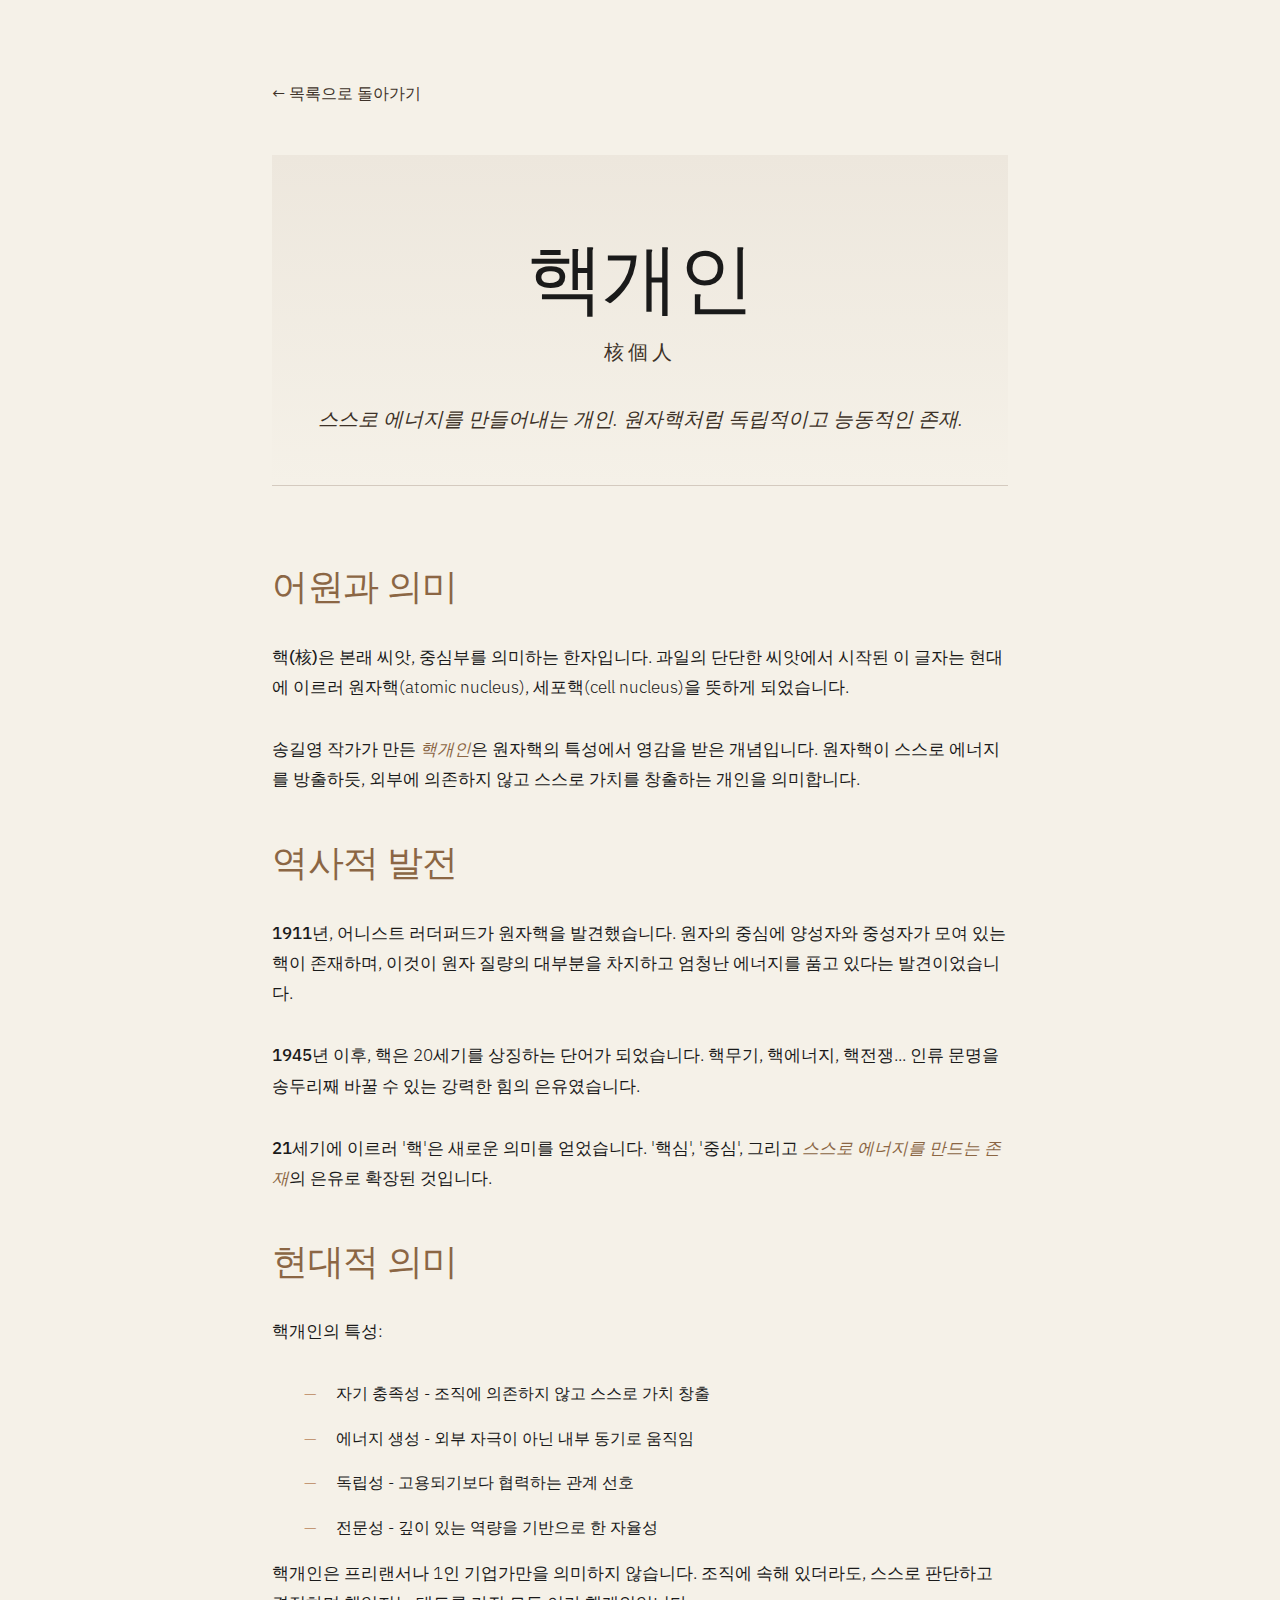
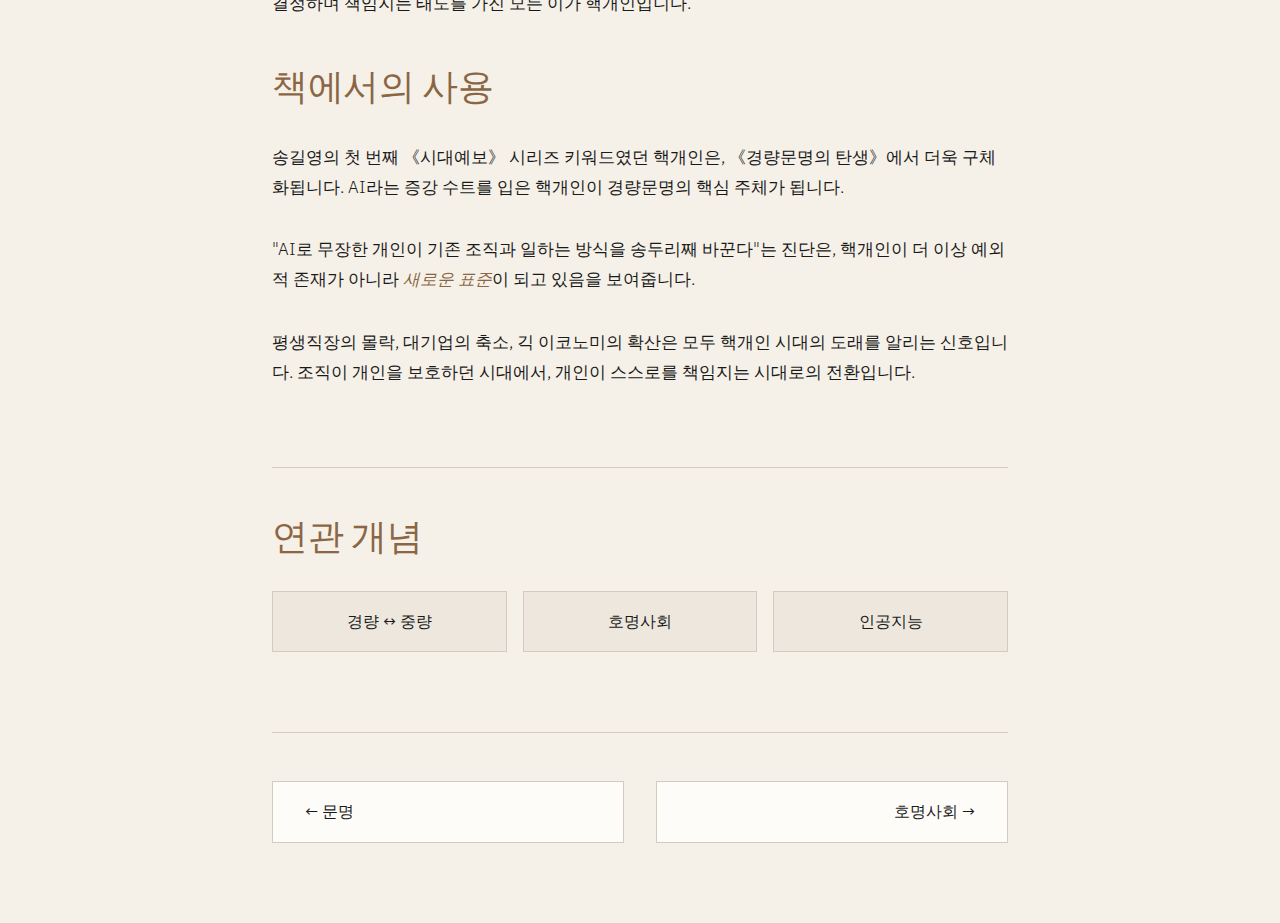
<file: pages/haek-gaein.html>
<!DOCTYPE html>
<html lang="ko">
<head>
  <meta charset="UTF-8">
  <meta name="viewport" content="width=device-width, initial-scale=1.0">
  <title>핵개인 - 경량문명 개념사전</title>
  <link rel="stylesheet" href="../css/style.css">
</head>
<body>
  <div class="detail-page">
    <a href="../index.html" class="back-link">← 목록으로 돌아가기</a>
    
    <header class="detail-header">
      <h1 class="detail-title">핵개인</h1>
      <p class="detail-hanja">核個人</p>
      <p class="detail-intro">
        스스로 에너지를 만들어내는 개인. 원자핵처럼 독립적이고 능동적인 존재.
      </p>
    </header>

    <section class="content-section">
      <h2 class="section-title">어원과 의미</h2>
      <p>
        <strong>핵(核)</strong>은 본래 씨앗, 중심부를 의미하는 한자입니다. 과일의 단단한 씨앗에서 시작된 이 글자는 현대에 이르러 원자핵(atomic nucleus), 세포핵(cell nucleus)을 뜻하게 되었습니다.
      </p>
      <p>
        송길영 작가가 만든 <em>핵개인</em>은 원자핵의 특성에서 영감을 받은 개념입니다. 원자핵이 스스로 에너지를 방출하듯, 외부에 의존하지 않고 스스로 가치를 창출하는 개인을 의미합니다.
      </p>
    </section>

    <section class="content-section">
      <h2 class="section-title">역사적 발전</h2>
      <p>
        <strong>1911년</strong>, 어니스트 러더퍼드가 원자핵을 발견했습니다. 원자의 중심에 양성자와 중성자가 모여 있는 핵이 존재하며, 이것이 원자 질량의 대부분을 차지하고 엄청난 에너지를 품고 있다는 발견이었습니다.
      </p>
      <p>
        <strong>1945년 이후</strong>, 핵은 20세기를 상징하는 단어가 되었습니다. 핵무기, 핵에너지, 핵전쟁... 인류 문명을 송두리째 바꿀 수 있는 강력한 힘의 은유였습니다.
      </p>
      <p>
        <strong>21세기</strong>에 이르러 '핵'은 새로운 의미를 얻었습니다. '핵심', '중심', 그리고 <em>스스로 에너지를 만드는 존재</em>의 은유로 확장된 것입니다.
      </p>
    </section>

    <section class="content-section">
      <h2 class="section-title">현대적 의미</h2>
      <p>
        핵개인의 특성:
      </p>
      <ul>
        <li><strong>자기 충족성</strong> - 조직에 의존하지 않고 스스로 가치 창출</li>
        <li><strong>에너지 생성</strong> - 외부 자극이 아닌 내부 동기로 움직임</li>
        <li><strong>독립성</strong> - 고용되기보다 협력하는 관계 선호</li>
        <li><strong>전문성</strong> - 깊이 있는 역량을 기반으로 한 자율성</li>
      </ul>
      <p>
        핵개인은 프리랜서나 1인 기업가만을 의미하지 않습니다. 조직에 속해 있더라도, <strong>스스로 판단하고 결정하며 책임지는 태도</strong>를 가진 모든 이가 핵개인입니다.
      </p>
    </section>

    <section class="content-section">
      <h2 class="section-title">책에서의 사용</h2>
      <p>
        송길영의 첫 번째 《시대예보》 시리즈 키워드였던 핵개인은, 《경량문명의 탄생》에서 더욱 구체화됩니다. AI라는 증강 수트를 입은 핵개인이 경량문명의 핵심 주체가 됩니다.
      </p>
      <p>
        "AI로 무장한 개인이 기존 조직과 일하는 방식을 송두리째 바꾼다"는 진단은, 핵개인이 더 이상 예외적 존재가 아니라 <em>새로운 표준</em>이 되고 있음을 보여줍니다.
      </p>
      <p>
        평생직장의 몰락, 대기업의 축소, 긱 이코노미의 확산은 모두 핵개인 시대의 도래를 알리는 신호입니다. 조직이 개인을 보호하던 시대에서, 개인이 스스로를 책임지는 시대로의 전환입니다.
      </p>
    </section>

    <section class="related-concepts">
      <h2 class="section-title">연관 개념</h2>
      <div class="related-grid">
        <a href="gyeongryang.html" class="related-link">경량 ↔ 중량</a>
        <a href="homyeong-sahoe.html" class="related-link">호명사회</a>
        <a href="ingong-jineung.html" class="related-link">인공지능</a>
      </div>
    </section>

    <nav class="page-nav">
      <a href="munmyeong.html" class="nav-button">← 문명</a>
      <a href="homyeong-sahoe.html" class="nav-button next">호명사회 →</a>
    </nav>
  </div>
</body>
</html>
</file>
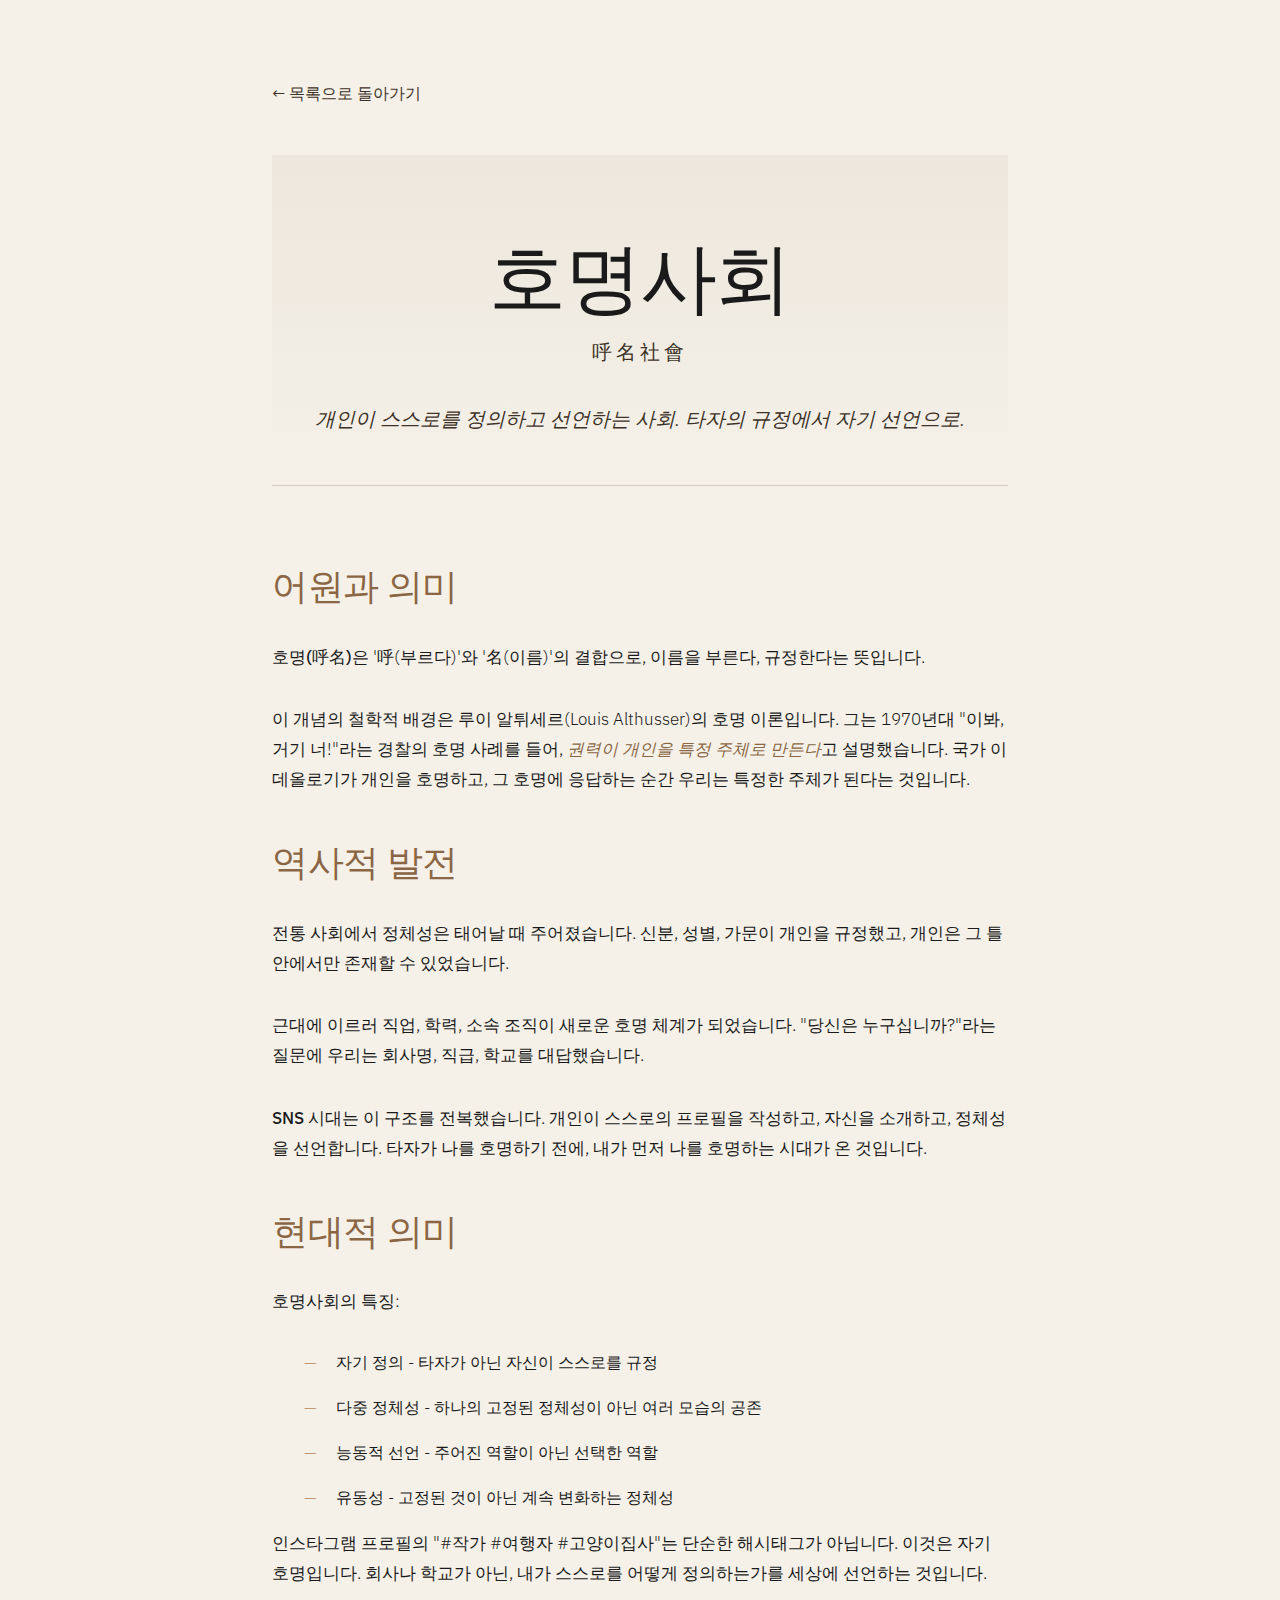
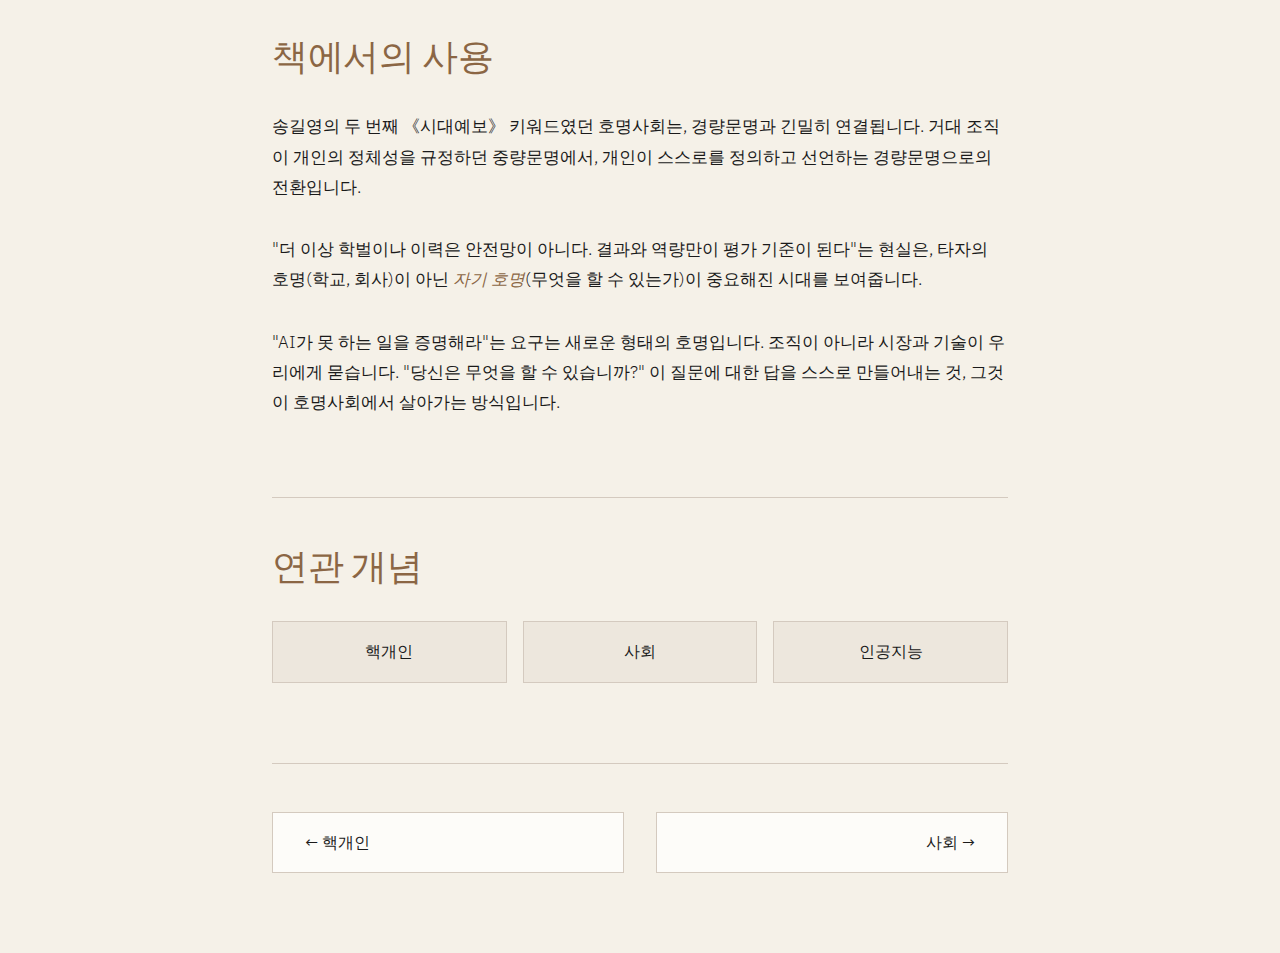
<file: pages/homyeong-sahoe.html>
<!DOCTYPE html>
<html lang="ko">
<head>
  <meta charset="UTF-8">
  <meta name="viewport" content="width=device-width, initial-scale=1.0">
  <title>호명사회 - 경량문명 개념사전</title>
  <link rel="stylesheet" href="../css/style.css">
</head>
<body>
  <div class="detail-page">
    <a href="../index.html" class="back-link">← 목록으로 돌아가기</a>
    
    <header class="detail-header">
      <h1 class="detail-title">호명사회</h1>
      <p class="detail-hanja">呼名社會</p>
      <p class="detail-intro">
        개인이 스스로를 정의하고 선언하는 사회. 타자의 규정에서 자기 선언으로.
      </p>
    </header>

    <section class="content-section">
      <h2 class="section-title">어원과 의미</h2>
      <p>
        <strong>호명(呼名)</strong>은 '呼(부르다)'와 '名(이름)'의 결합으로, 이름을 부른다, 규정한다는 뜻입니다.
      </p>
      <p>
        이 개념의 철학적 배경은 루이 알튀세르(Louis Althusser)의 호명 이론입니다. 그는 1970년대 "이봐, 거기 너!"라는 경찰의 호명 사례를 들어, <em>권력이 개인을 특정 주체로 만든다</em>고 설명했습니다. 국가 이데올로기가 개인을 호명하고, 그 호명에 응답하는 순간 우리는 특정한 주체가 된다는 것입니다.
      </p>
    </section>

    <section class="content-section">
      <h2 class="section-title">역사적 발전</h2>
      <p>
        <strong>전통 사회</strong>에서 정체성은 태어날 때 주어졌습니다. 신분, 성별, 가문이 개인을 규정했고, 개인은 그 틀 안에서만 존재할 수 있었습니다.
      </p>
      <p>
        <strong>근대</strong>에 이르러 직업, 학력, 소속 조직이 새로운 호명 체계가 되었습니다. "당신은 누구십니까?"라는 질문에 우리는 회사명, 직급, 학교를 대답했습니다.
      </p>
      <p>
        <strong>SNS 시대</strong>는 이 구조를 전복했습니다. 개인이 스스로의 프로필을 작성하고, 자신을 소개하고, 정체성을 선언합니다. 타자가 나를 호명하기 전에, 내가 먼저 나를 호명하는 시대가 온 것입니다.
      </p>
    </section>

    <section class="content-section">
      <h2 class="section-title">현대적 의미</h2>
      <p>
        호명사회의 특징:
      </p>
      <ul>
        <li><strong>자기 정의</strong> - 타자가 아닌 자신이 스스로를 규정</li>
        <li><strong>다중 정체성</strong> - 하나의 고정된 정체성이 아닌 여러 모습의 공존</li>
        <li><strong>능동적 선언</strong> - 주어진 역할이 아닌 선택한 역할</li>
        <li><strong>유동성</strong> - 고정된 것이 아닌 계속 변화하는 정체성</li>
      </ul>
      <p>
        인스타그램 프로필의 "#작가 #여행자 #고양이집사"는 단순한 해시태그가 아닙니다. 이것은 <strong>자기 호명</strong>입니다. 회사나 학교가 아닌, 내가 스스로를 어떻게 정의하는가를 세상에 선언하는 것입니다.
      </p>
    </section>

    <section class="content-section">
      <h2 class="section-title">책에서의 사용</h2>
      <p>
        송길영의 두 번째 《시대예보》 키워드였던 호명사회는, 경량문명과 긴밀히 연결됩니다. 거대 조직이 개인의 정체성을 규정하던 중량문명에서, 개인이 스스로를 정의하고 선언하는 경량문명으로의 전환입니다.
      </p>
      <p>
        "더 이상 학벌이나 이력은 안전망이 아니다. 결과와 역량만이 평가 기준이 된다"는 현실은, 타자의 호명(학교, 회사)이 아닌 <em>자기 호명</em>(무엇을 할 수 있는가)이 중요해진 시대를 보여줍니다.
      </p>
      <p>
        "AI가 못 하는 일을 증명해라"는 요구는 새로운 형태의 호명입니다. 조직이 아니라 시장과 기술이 우리에게 묻습니다. "당신은 무엇을 할 수 있습니까?" 이 질문에 대한 답을 스스로 만들어내는 것, 그것이 호명사회에서 살아가는 방식입니다.
      </p>
    </section>

    <section class="related-concepts">
      <h2 class="section-title">연관 개념</h2>
      <div class="related-grid">
        <a href="haek-gaein.html" class="related-link">핵개인</a>
        <a href="sahoe.html" class="related-link">사회</a>
        <a href="ingong-jineung.html" class="related-link">인공지능</a>
      </div>
    </section>

    <nav class="page-nav">
      <a href="haek-gaein.html" class="nav-button">← 핵개인</a>
      <a href="sahoe.html" class="nav-button next">사회 →</a>
    </nav>
  </div>
</body>
</html>
</file>
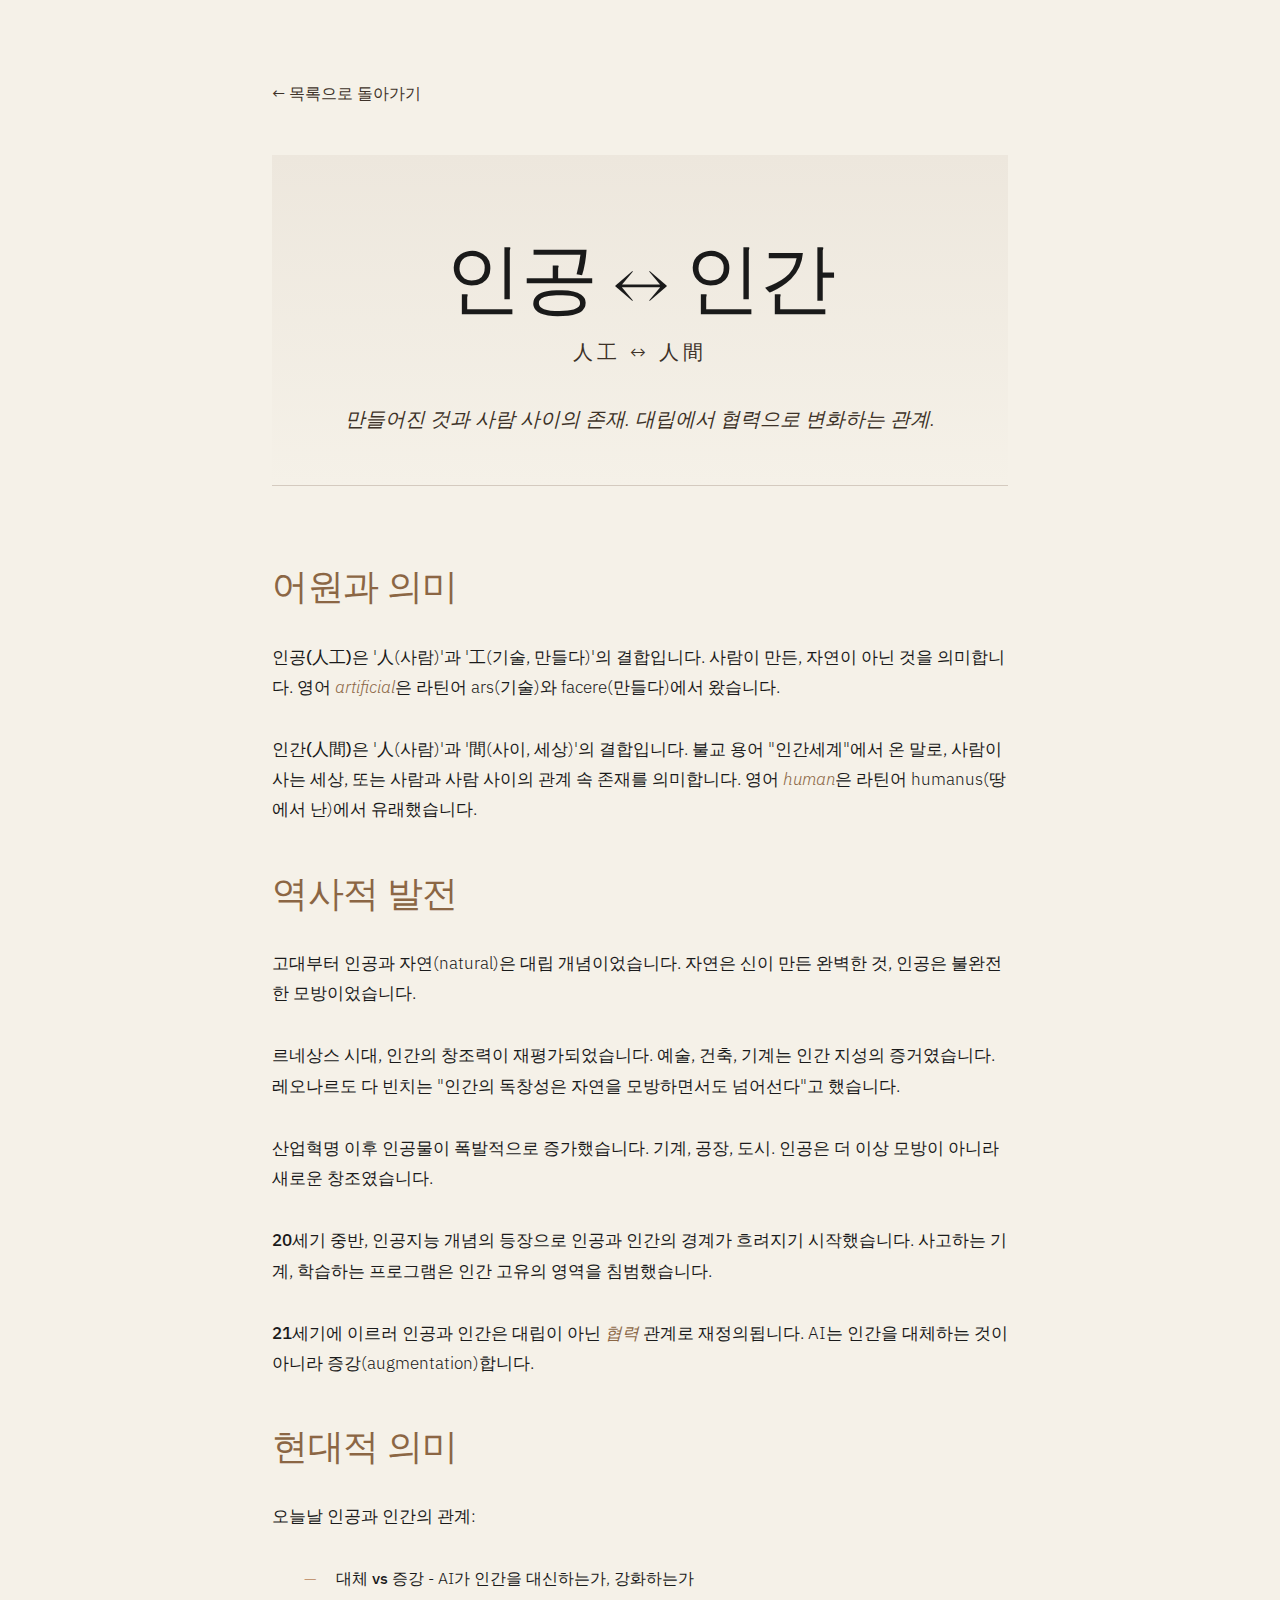
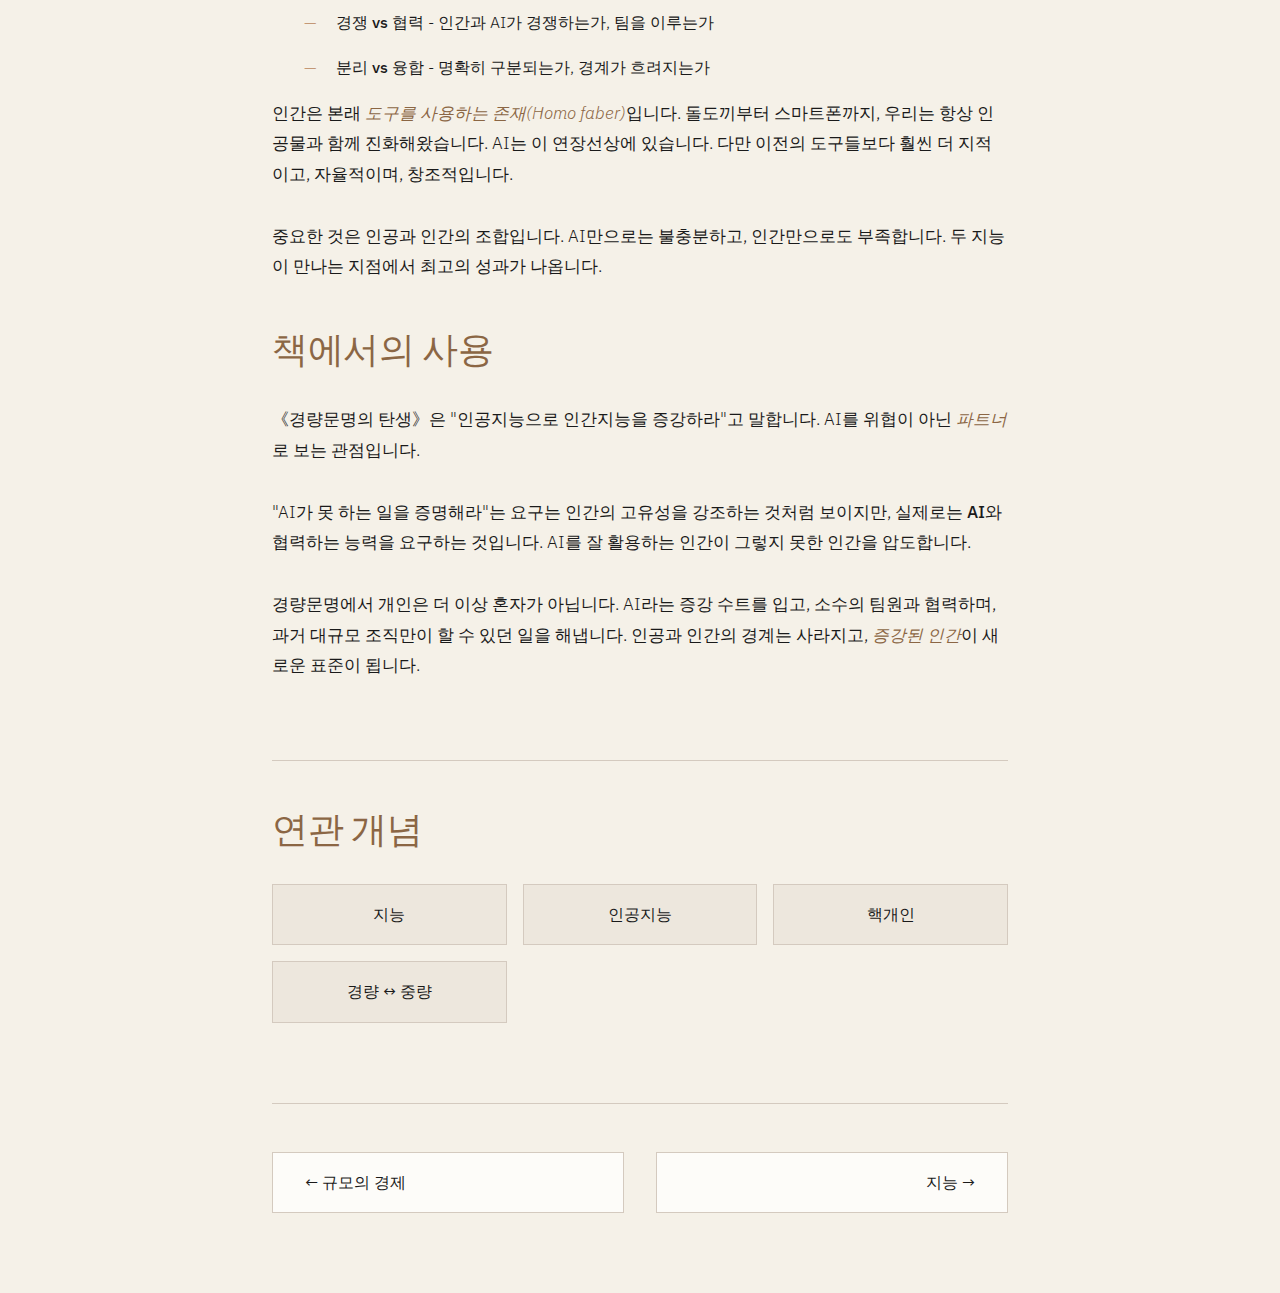
<file: pages/ingong-ingan.html>
<!DOCTYPE html>
<html lang="ko">
<head>
  <meta charset="UTF-8">
  <meta name="viewport" content="width=device-width, initial-scale=1.0">
  <title>인공 ↔ 인간 - 경량문명 개념사전</title>
  <link rel="stylesheet" href="../css/style.css">
</head>
<body>
  <div class="detail-page">
    <a href="../index.html" class="back-link">← 목록으로 돌아가기</a>
    
    <header class="detail-header">
      <h1 class="detail-title">인공 ↔ 인간</h1>
      <p class="detail-hanja">人工 ↔ 人間</p>
      <p class="detail-intro">
        만들어진 것과 사람 사이의 존재. 대립에서 협력으로 변화하는 관계.
      </p>
    </header>

    <section class="content-section">
      <h2 class="section-title">어원과 의미</h2>
      <p>
        <strong>인공(人工)</strong>은 '人(사람)'과 '工(기술, 만들다)'의 결합입니다. 사람이 만든, 자연이 아닌 것을 의미합니다. 영어 <em>artificial</em>은 라틴어 ars(기술)와 facere(만들다)에서 왔습니다.
      </p>
      <p>
        <strong>인간(人間)</strong>은 '人(사람)'과 '間(사이, 세상)'의 결합입니다. 불교 용어 "인간세계"에서 온 말로, 사람이 사는 세상, 또는 사람과 사람 사이의 관계 속 존재를 의미합니다. 영어 <em>human</em>은 라틴어 humanus(땅에서 난)에서 유래했습니다.
      </p>
    </section>

    <section class="content-section">
      <h2 class="section-title">역사적 발전</h2>
      <p>
        <strong>고대</strong>부터 인공과 자연(natural)은 대립 개념이었습니다. 자연은 신이 만든 완벽한 것, 인공은 불완전한 모방이었습니다.
      </p>
      <p>
        <strong>르네상스</strong> 시대, 인간의 창조력이 재평가되었습니다. 예술, 건축, 기계는 인간 지성의 증거였습니다. 레오나르도 다 빈치는 "인간의 독창성은 자연을 모방하면서도 넘어선다"고 했습니다.
      </p>
      <p>
        <strong>산업혁명</strong> 이후 인공물이 폭발적으로 증가했습니다. 기계, 공장, 도시. 인공은 더 이상 모방이 아니라 새로운 창조였습니다.
      </p>
      <p>
        <strong>20세기 중반</strong>, 인공지능 개념의 등장으로 인공과 인간의 경계가 흐려지기 시작했습니다. 사고하는 기계, 학습하는 프로그램은 인간 고유의 영역을 침범했습니다.
      </p>
      <p>
        <strong>21세기</strong>에 이르러 인공과 인간은 대립이 아닌 <em>협력</em> 관계로 재정의됩니다. AI는 인간을 대체하는 것이 아니라 증강(augmentation)합니다.
      </p>
    </section>

    <section class="content-section">
      <h2 class="section-title">현대적 의미</h2>
      <p>
        오늘날 인공과 인간의 관계:
      </p>
      <ul>
        <li><strong>대체 vs 증강</strong> - AI가 인간을 대신하는가, 강화하는가</li>
        <li><strong>경쟁 vs 협력</strong> - 인간과 AI가 경쟁하는가, 팀을 이루는가</li>
        <li><strong>분리 vs 융합</strong> - 명확히 구분되는가, 경계가 흐려지는가</li>
      </ul>
      <p>
        인간은 본래 <em>도구를 사용하는 존재(Homo faber)</em>입니다. 돌도끼부터 스마트폰까지, 우리는 항상 인공물과 함께 진화해왔습니다. AI는 이 연장선상에 있습니다. 다만 이전의 도구들보다 훨씬 더 지적이고, 자율적이며, 창조적입니다.
      </p>
      <p>
        중요한 것은 <strong>인공과 인간의 조합</strong>입니다. AI만으로는 불충분하고, 인간만으로도 부족합니다. 두 지능이 만나는 지점에서 최고의 성과가 나옵니다.
      </p>
    </section>

    <section class="content-section">
      <h2 class="section-title">책에서의 사용</h2>
      <p>
        《경량문명의 탄생》은 "인공지능으로 인간지능을 증강하라"고 말합니다. AI를 위협이 아닌 <em>파트너</em>로 보는 관점입니다.
      </p>
      <p>
        "AI가 못 하는 일을 증명해라"는 요구는 인간의 고유성을 강조하는 것처럼 보이지만, 실제로는 <strong>AI와 협력하는 능력</strong>을 요구하는 것입니다. AI를 잘 활용하는 인간이 그렇지 못한 인간을 압도합니다.
      </p>
      <p>
        경량문명에서 개인은 더 이상 혼자가 아닙니다. AI라는 증강 수트를 입고, 소수의 팀원과 협력하며, 과거 대규모 조직만이 할 수 있던 일을 해냅니다. 인공과 인간의 경계는 사라지고, <em>증강된 인간</em>이 새로운 표준이 됩니다.
      </p>
    </section>

    <section class="related-concepts">
      <h2 class="section-title">연관 개념</h2>
      <div class="related-grid">
        <a href="jineung.html" class="related-link">지능</a>
        <a href="ingong-jineung.html" class="related-link">인공지능</a>
        <a href="haek-gaein.html" class="related-link">핵개인</a>
        <a href="gyeongryang.html" class="related-link">경량 ↔ 중량</a>
      </div>
    </section>

    <nav class="page-nav">
      <a href="gyumo-gyeongje.html" class="nav-button">← 규모의 경제</a>
      <a href="jineung.html" class="nav-button next">지능 →</a>
    </nav>
  </div>
</body>
</html>
</file>
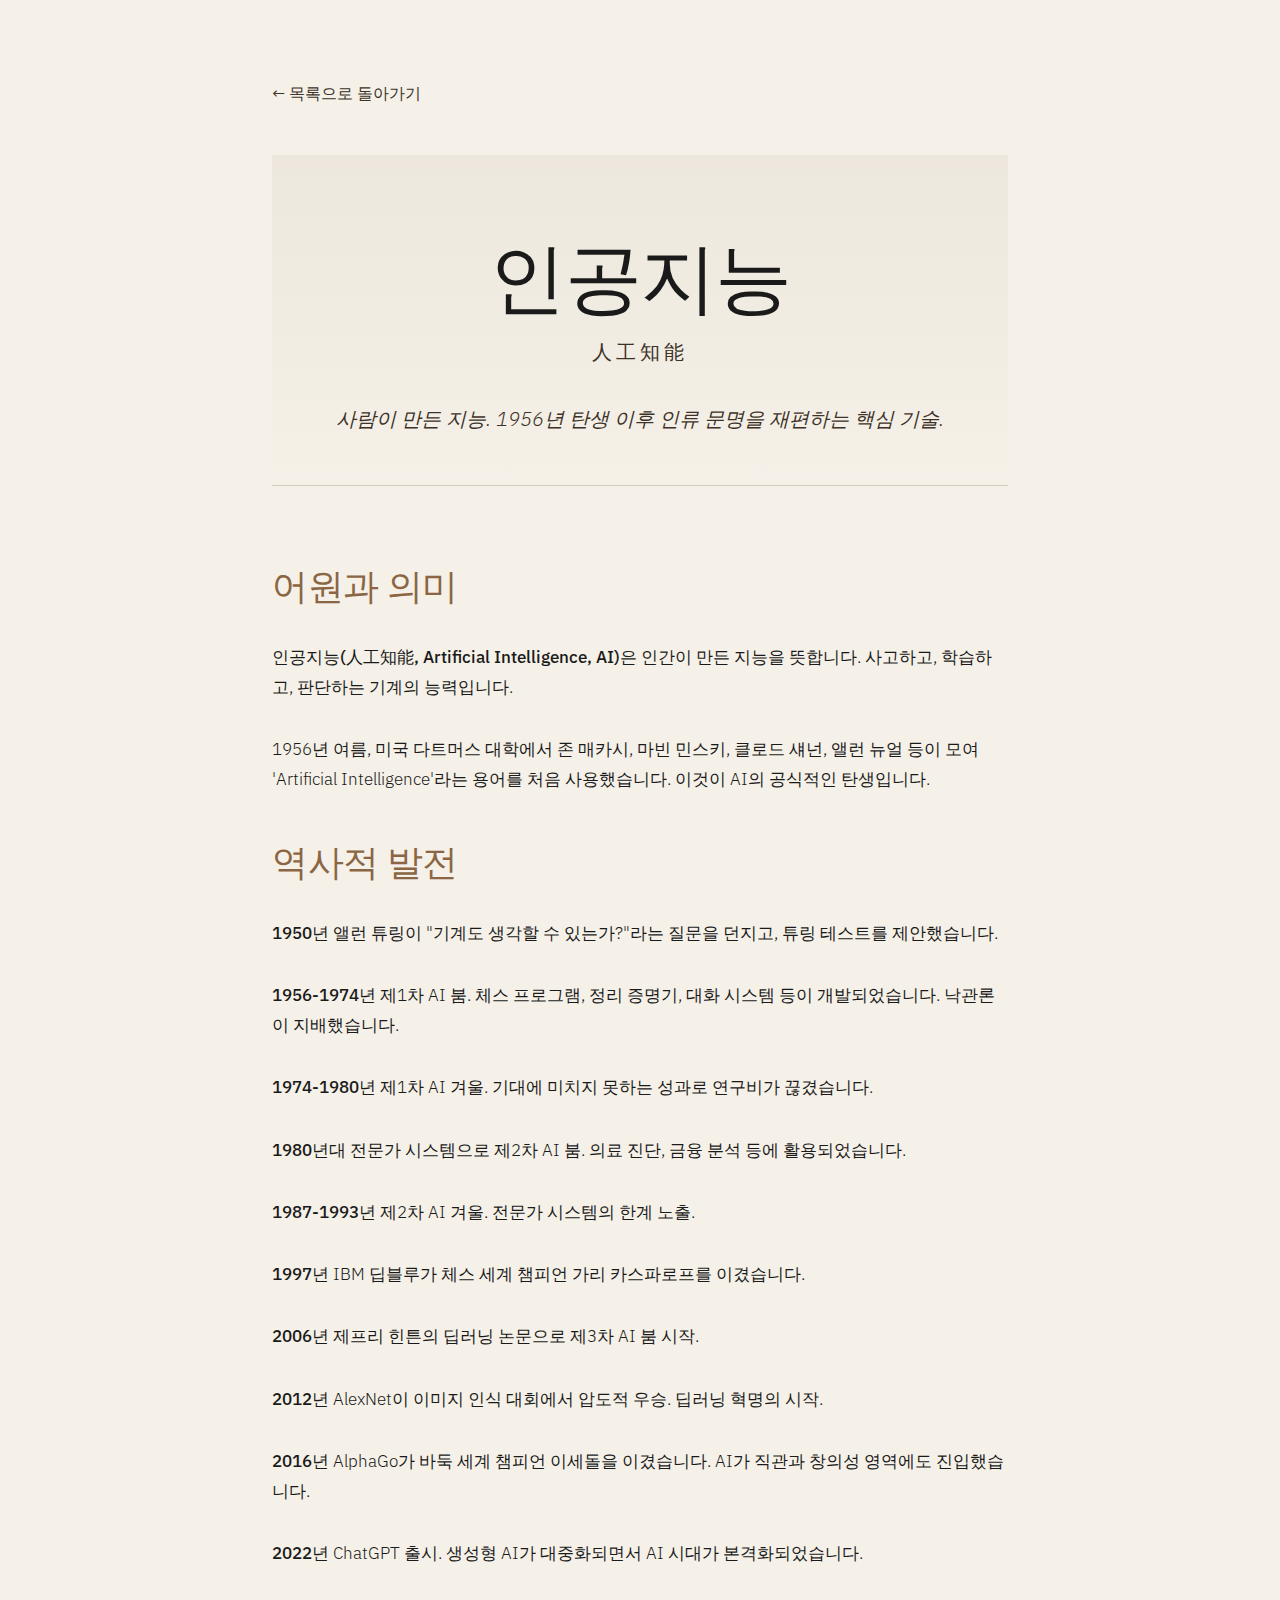
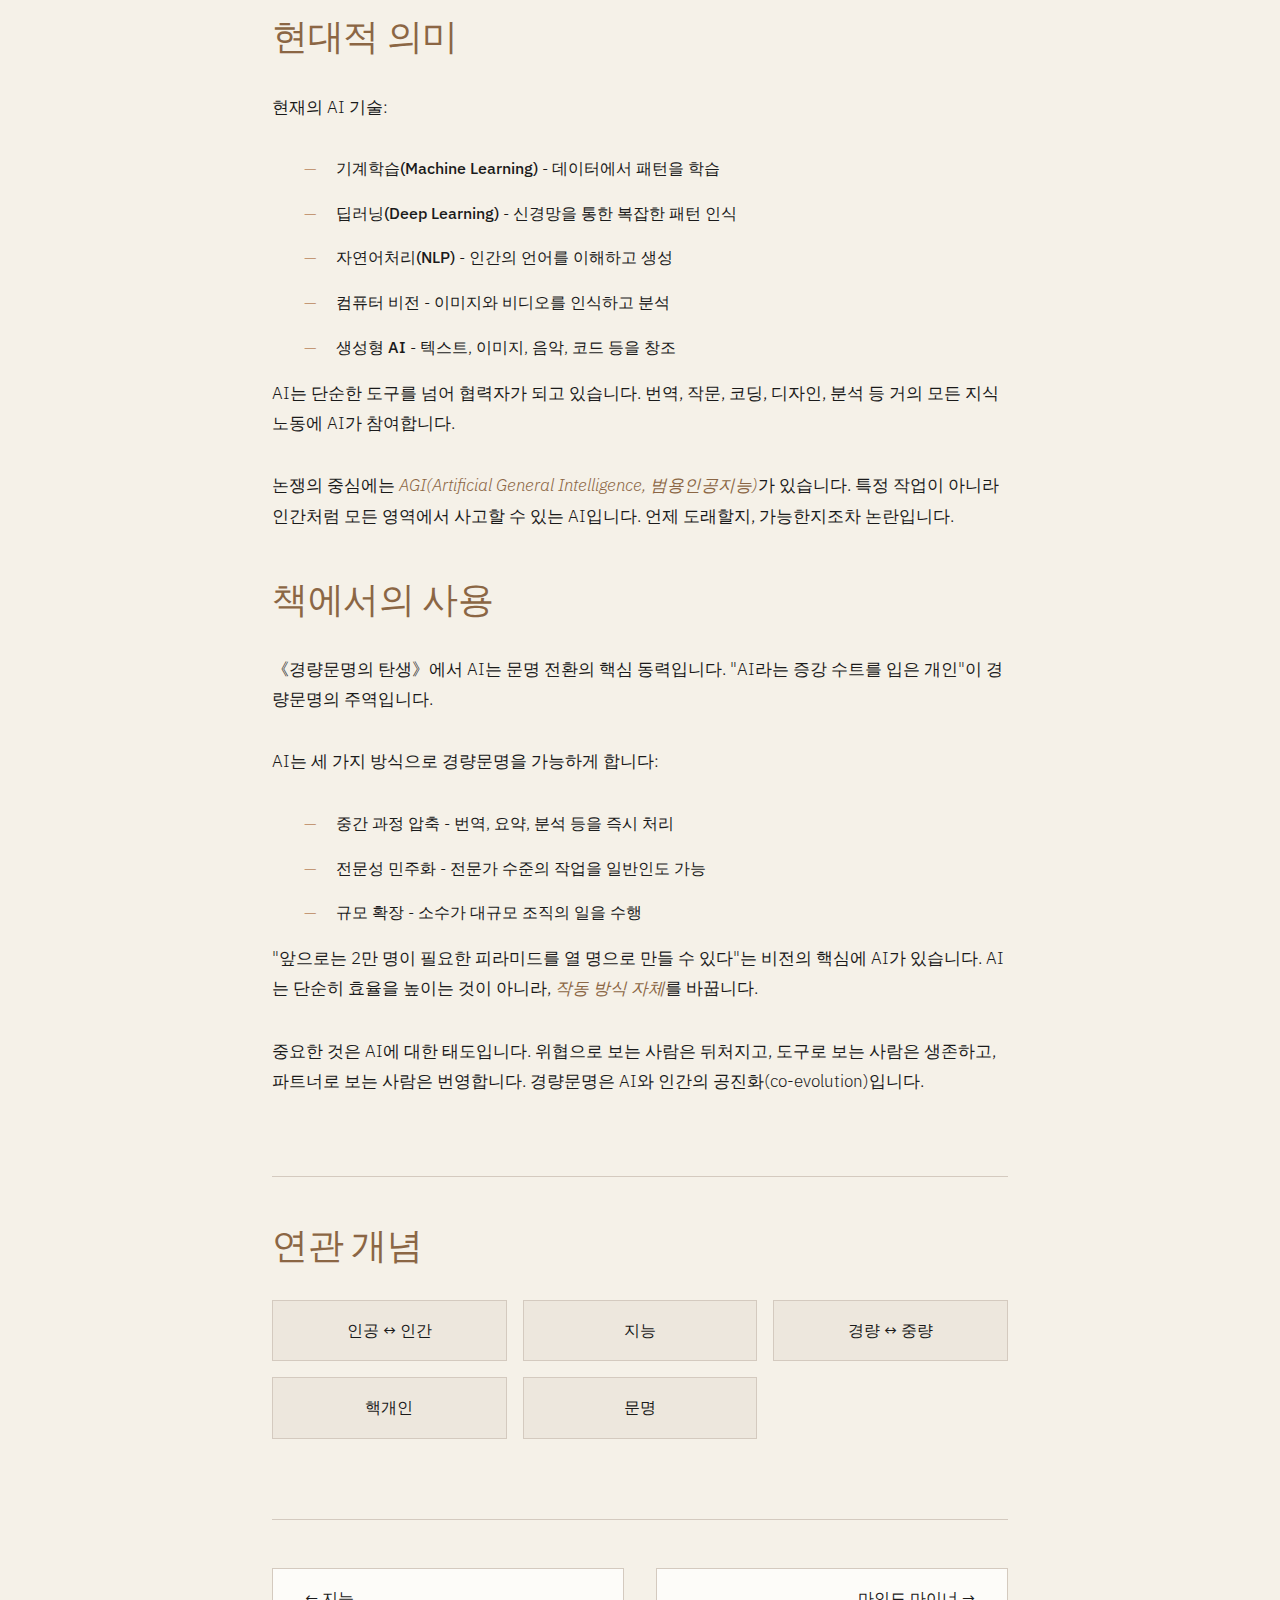
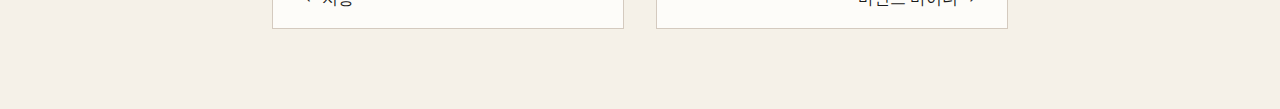
<file: pages/ingong-jineung.html>
<!DOCTYPE html>
<html lang="ko">
<head>
  <meta charset="UTF-8">
  <meta name="viewport" content="width=device-width, initial-scale=1.0">
  <title>인공지능 - 경량문명 개념사전</title>
  <link rel="stylesheet" href="../css/style.css">
</head>
<body>
  <div class="detail-page">
    <a href="../index.html" class="back-link">← 목록으로 돌아가기</a>
    
    <header class="detail-header">
      <h1 class="detail-title">인공지능</h1>
      <p class="detail-hanja">人工知能</p>
      <p class="detail-intro">
        사람이 만든 지능. 1956년 탄생 이후 인류 문명을 재편하는 핵심 기술.
      </p>
    </header>

    <section class="content-section">
      <h2 class="section-title">어원과 의미</h2>
      <p>
        <strong>인공지능(人工知能, Artificial Intelligence, AI)</strong>은 인간이 만든 지능을 뜻합니다. 사고하고, 학습하고, 판단하는 기계의 능력입니다.
      </p>
      <p>
        1956년 여름, 미국 다트머스 대학에서 존 매카시, 마빈 민스키, 클로드 섀넌, 앨런 뉴얼 등이 모여 'Artificial Intelligence'라는 용어를 처음 사용했습니다. 이것이 AI의 공식적인 탄생입니다.
      </p>
    </section>

    <section class="content-section">
      <h2 class="section-title">역사적 발전</h2>
      <p>
        <strong>1950년</strong> 앨런 튜링이 "기계도 생각할 수 있는가?"라는 질문을 던지고, 튜링 테스트를 제안했습니다.
      </p>
      <p>
        <strong>1956-1974년</strong> 제1차 AI 붐. 체스 프로그램, 정리 증명기, 대화 시스템 등이 개발되었습니다. 낙관론이 지배했습니다.
      </p>
      <p>
        <strong>1974-1980년</strong> 제1차 AI 겨울. 기대에 미치지 못하는 성과로 연구비가 끊겼습니다.
      </p>
      <p>
        <strong>1980년대</strong> 전문가 시스템으로 제2차 AI 붐. 의료 진단, 금융 분석 등에 활용되었습니다.
      </p>
      <p>
        <strong>1987-1993년</strong> 제2차 AI 겨울. 전문가 시스템의 한계 노출.
      </p>
      <p>
        <strong>1997년</strong> IBM 딥블루가 체스 세계 챔피언 가리 카스파로프를 이겼습니다.
      </p>
      <p>
        <strong>2006년</strong> 제프리 힌튼의 딥러닝 논문으로 제3차 AI 붐 시작.
      </p>
      <p>
        <strong>2012년</strong> AlexNet이 이미지 인식 대회에서 압도적 우승. 딥러닝 혁명의 시작.
      </p>
      <p>
        <strong>2016년</strong> AlphaGo가 바둑 세계 챔피언 이세돌을 이겼습니다. AI가 직관과 창의성 영역에도 진입했습니다.
      </p>
      <p>
        <strong>2022년</strong> ChatGPT 출시. 생성형 AI가 대중화되면서 AI 시대가 본격화되었습니다.
      </p>
    </section>

    <section class="content-section">
      <h2 class="section-title">현대적 의미</h2>
      <p>
        현재의 AI 기술:
      </p>
      <ul>
        <li><strong>기계학습(Machine Learning)</strong> - 데이터에서 패턴을 학습</li>
        <li><strong>딥러닝(Deep Learning)</strong> - 신경망을 통한 복잡한 패턴 인식</li>
        <li><strong>자연어처리(NLP)</strong> - 인간의 언어를 이해하고 생성</li>
        <li><strong>컴퓨터 비전</strong> - 이미지와 비디오를 인식하고 분석</li>
        <li><strong>생성형 AI</strong> - 텍스트, 이미지, 음악, 코드 등을 창조</li>
      </ul>
      <p>
        AI는 단순한 도구를 넘어 <strong>협력자</strong>가 되고 있습니다. 번역, 작문, 코딩, 디자인, 분석 등 거의 모든 지식 노동에 AI가 참여합니다.
      </p>
      <p>
        논쟁의 중심에는 <em>AGI(Artificial General Intelligence, 범용인공지능)</em>가 있습니다. 특정 작업이 아니라 인간처럼 모든 영역에서 사고할 수 있는 AI입니다. 언제 도래할지, 가능한지조차 논란입니다.
      </p>
    </section>

    <section class="content-section">
      <h2 class="section-title">책에서의 사용</h2>
      <p>
        《경량문명의 탄생》에서 AI는 문명 전환의 핵심 동력입니다. "AI라는 증강 수트를 입은 개인"이 경량문명의 주역입니다.
      </p>
      <p>
        AI는 세 가지 방식으로 경량문명을 가능하게 합니다:
      </p>
      <ul>
        <li><strong>중간 과정 압축</strong> - 번역, 요약, 분석 등을 즉시 처리</li>
        <li><strong>전문성 민주화</strong> - 전문가 수준의 작업을 일반인도 가능</li>
        <li><strong>규모 확장</strong> - 소수가 대규모 조직의 일을 수행</li>
      </ul>
      <p>
        "앞으로는 2만 명이 필요한 피라미드를 열 명으로 만들 수 있다"는 비전의 핵심에 AI가 있습니다. AI는 단순히 효율을 높이는 것이 아니라, <em>작동 방식 자체</em>를 바꿉니다.
      </p>
      <p>
        중요한 것은 AI에 대한 태도입니다. 위협으로 보는 사람은 뒤처지고, 도구로 보는 사람은 생존하고, <strong>파트너로 보는 사람은 번영</strong>합니다. 경량문명은 AI와 인간의 공진화(co-evolution)입니다.
      </p>
    </section>

    <section class="related-concepts">
      <h2 class="section-title">연관 개념</h2>
      <div class="related-grid">
        <a href="ingong-ingan.html" class="related-link">인공 ↔ 인간</a>
        <a href="jineung.html" class="related-link">지능</a>
        <a href="gyeongryang.html" class="related-link">경량 ↔ 중량</a>
        <a href="haek-gaein.html" class="related-link">핵개인</a>
        <a href="munmyeong.html" class="related-link">문명</a>
      </div>
    </section>

    <nav class="page-nav">
      <a href="jineung.html" class="nav-button">← 지능</a>
      <a href="mind-miner.html" class="nav-button next">마인드 마이너 →</a>
    </nav>
  </div>
</body>
</html>
</file>
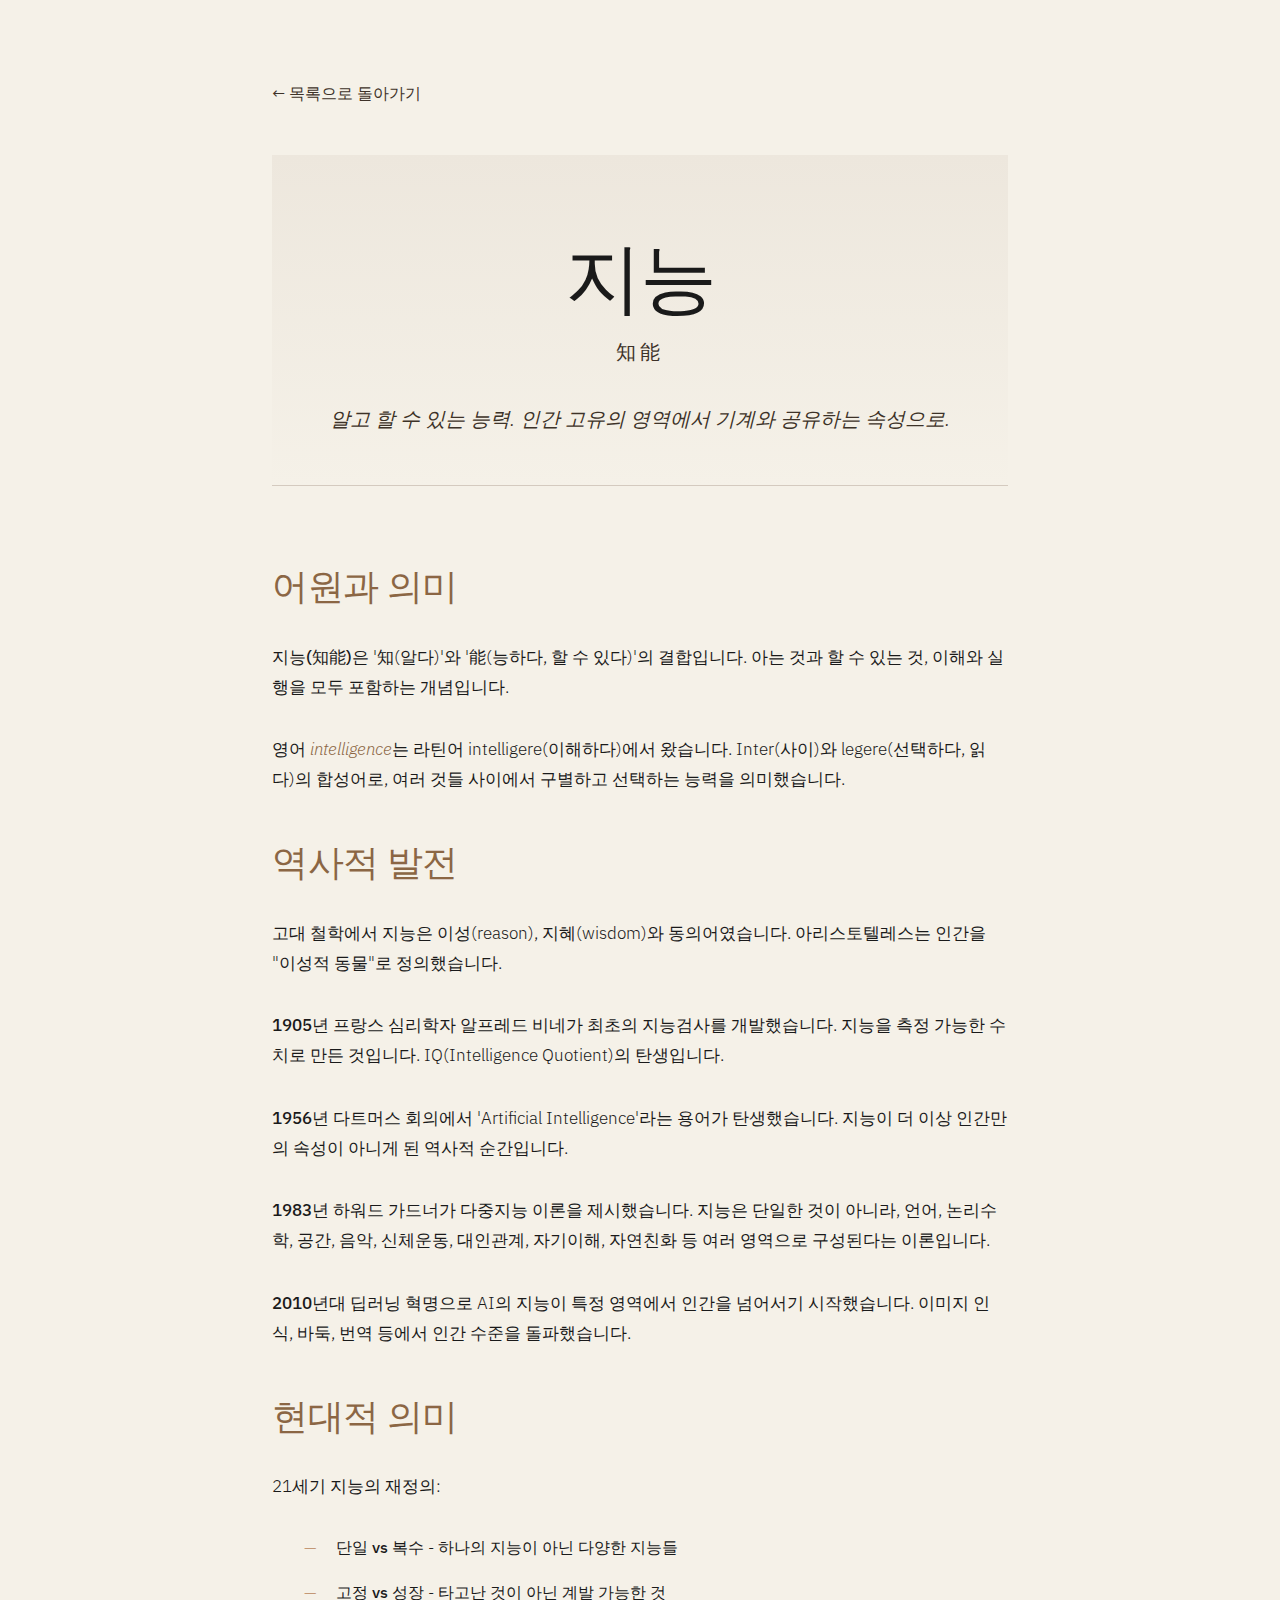
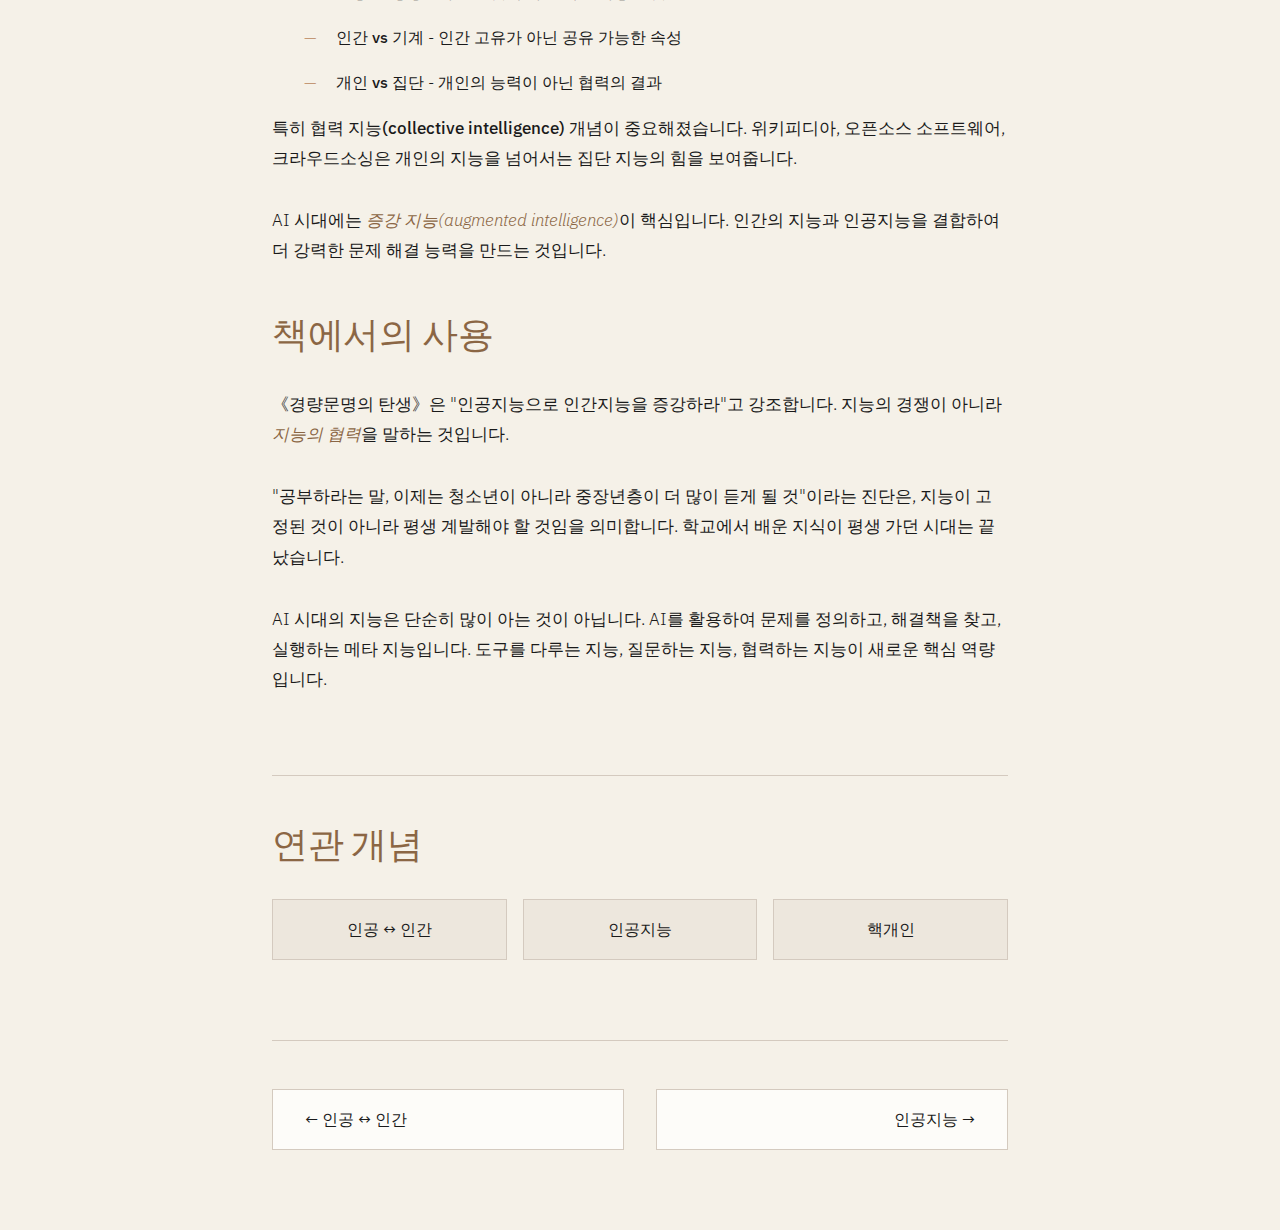
<file: pages/jineung.html>
<!DOCTYPE html>
<html lang="ko">
<head>
  <meta charset="UTF-8">
  <meta name="viewport" content="width=device-width, initial-scale=1.0">
  <title>지능 - 경량문명 개념사전</title>
  <link rel="stylesheet" href="../css/style.css">
</head>
<body>
  <div class="detail-page">
    <a href="../index.html" class="back-link">← 목록으로 돌아가기</a>
    
    <header class="detail-header">
      <h1 class="detail-title">지능</h1>
      <p class="detail-hanja">知能</p>
      <p class="detail-intro">
        알고 할 수 있는 능력. 인간 고유의 영역에서 기계와 공유하는 속성으로.
      </p>
    </header>

    <section class="content-section">
      <h2 class="section-title">어원과 의미</h2>
      <p>
        <strong>지능(知能)</strong>은 '知(알다)'와 '能(능하다, 할 수 있다)'의 결합입니다. 아는 것과 할 수 있는 것, 이해와 실행을 모두 포함하는 개념입니다.
      </p>
      <p>
        영어 <em>intelligence</em>는 라틴어 intelligere(이해하다)에서 왔습니다. Inter(사이)와 legere(선택하다, 읽다)의 합성어로, 여러 것들 사이에서 구별하고 선택하는 능력을 의미했습니다.
      </p>
    </section>

    <section class="content-section">
      <h2 class="section-title">역사적 발전</h2>
      <p>
        <strong>고대 철학</strong>에서 지능은 이성(reason), 지혜(wisdom)와 동의어였습니다. 아리스토텔레스는 인간을 "이성적 동물"로 정의했습니다.
      </p>
      <p>
        <strong>1905년</strong> 프랑스 심리학자 알프레드 비네가 최초의 지능검사를 개발했습니다. 지능을 측정 가능한 수치로 만든 것입니다. IQ(Intelligence Quotient)의 탄생입니다.
      </p>
      <p>
        <strong>1956년</strong> 다트머스 회의에서 'Artificial Intelligence'라는 용어가 탄생했습니다. 지능이 더 이상 인간만의 속성이 아니게 된 역사적 순간입니다.
      </p>
      <p>
        <strong>1983년</strong> 하워드 가드너가 다중지능 이론을 제시했습니다. 지능은 단일한 것이 아니라, 언어, 논리수학, 공간, 음악, 신체운동, 대인관계, 자기이해, 자연친화 등 여러 영역으로 구성된다는 이론입니다.
      </p>
      <p>
        <strong>2010년대</strong> 딥러닝 혁명으로 AI의 지능이 특정 영역에서 인간을 넘어서기 시작했습니다. 이미지 인식, 바둑, 번역 등에서 인간 수준을 돌파했습니다.
      </p>
    </section>

    <section class="content-section">
      <h2 class="section-title">현대적 의미</h2>
      <p>
        21세기 지능의 재정의:
      </p>
      <ul>
        <li><strong>단일 vs 복수</strong> - 하나의 지능이 아닌 다양한 지능들</li>
        <li><strong>고정 vs 성장</strong> - 타고난 것이 아닌 계발 가능한 것</li>
        <li><strong>인간 vs 기계</strong> - 인간 고유가 아닌 공유 가능한 속성</li>
        <li><strong>개인 vs 집단</strong> - 개인의 능력이 아닌 협력의 결과</li>
      </ul>
      <p>
        특히 <strong>협력 지능(collective intelligence)</strong> 개념이 중요해졌습니다. 위키피디아, 오픈소스 소프트웨어, 크라우드소싱은 개인의 지능을 넘어서는 집단 지능의 힘을 보여줍니다.
      </p>
      <p>
        AI 시대에는 <em>증강 지능(augmented intelligence)</em>이 핵심입니다. 인간의 지능과 인공지능을 결합하여 더 강력한 문제 해결 능력을 만드는 것입니다.
      </p>
    </section>

    <section class="content-section">
      <h2 class="section-title">책에서의 사용</h2>
      <p>
        《경량문명의 탄생》은 "인공지능으로 인간지능을 증강하라"고 강조합니다. 지능의 경쟁이 아니라 <em>지능의 협력</em>을 말하는 것입니다.
      </p>
      <p>
        "공부하라는 말, 이제는 청소년이 아니라 중장년층이 더 많이 듣게 될 것"이라는 진단은, 지능이 고정된 것이 아니라 <strong>평생 계발해야 할 것</strong>임을 의미합니다. 학교에서 배운 지식이 평생 가던 시대는 끝났습니다.
      </p>
      <p>
        AI 시대의 지능은 단순히 많이 아는 것이 아닙니다. AI를 활용하여 문제를 정의하고, 해결책을 찾고, 실행하는 <strong>메타 지능</strong>입니다. 도구를 다루는 지능, 질문하는 지능, 협력하는 지능이 새로운 핵심 역량입니다.
      </p>
    </section>

    <section class="related-concepts">
      <h2 class="section-title">연관 개념</h2>
      <div class="related-grid">
        <a href="ingong-ingan.html" class="related-link">인공 ↔ 인간</a>
        <a href="ingong-jineung.html" class="related-link">인공지능</a>
        <a href="haek-gaein.html" class="related-link">핵개인</a>
      </div>
    </section>

    <nav class="page-nav">
      <a href="ingong-ingan.html" class="nav-button">← 인공 ↔ 인간</a>
      <a href="ingong-jineung.html" class="nav-button next">인공지능 →</a>
    </nav>
  </div>
</body>
</html>
</file>
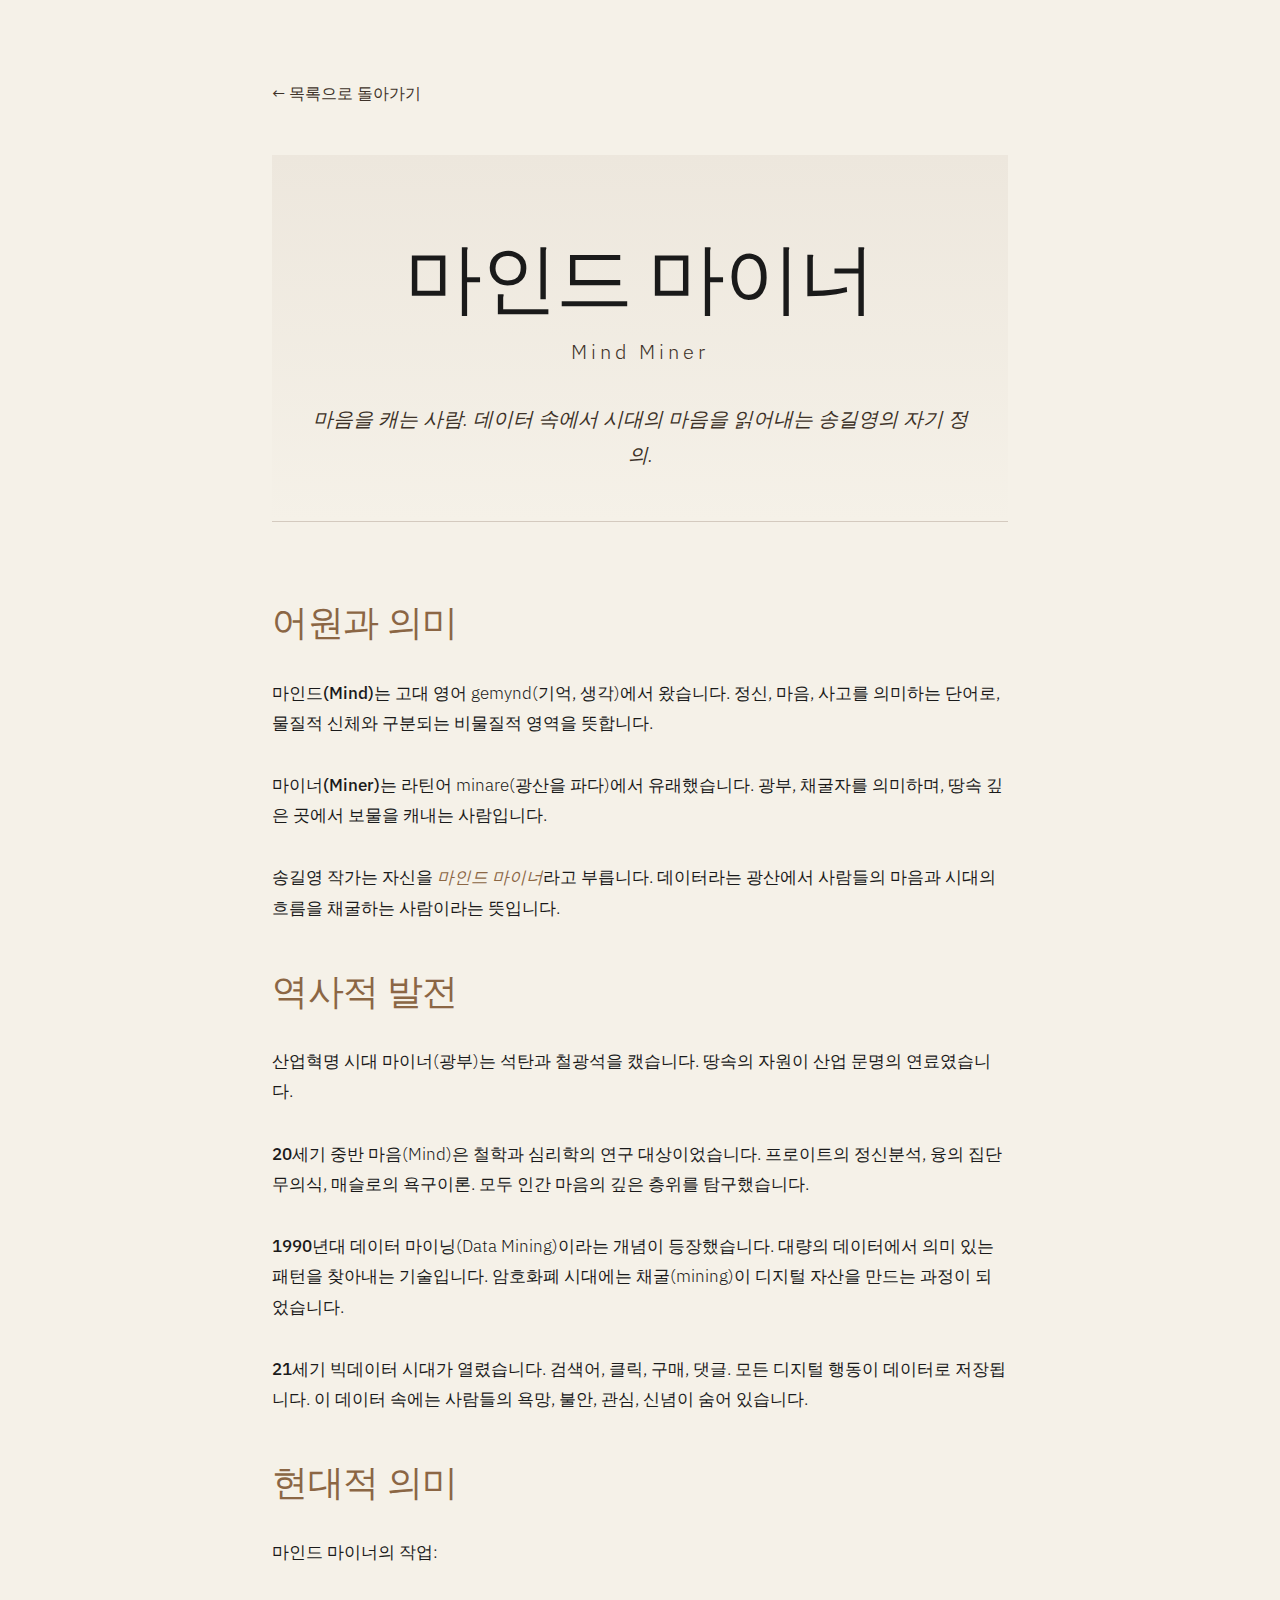
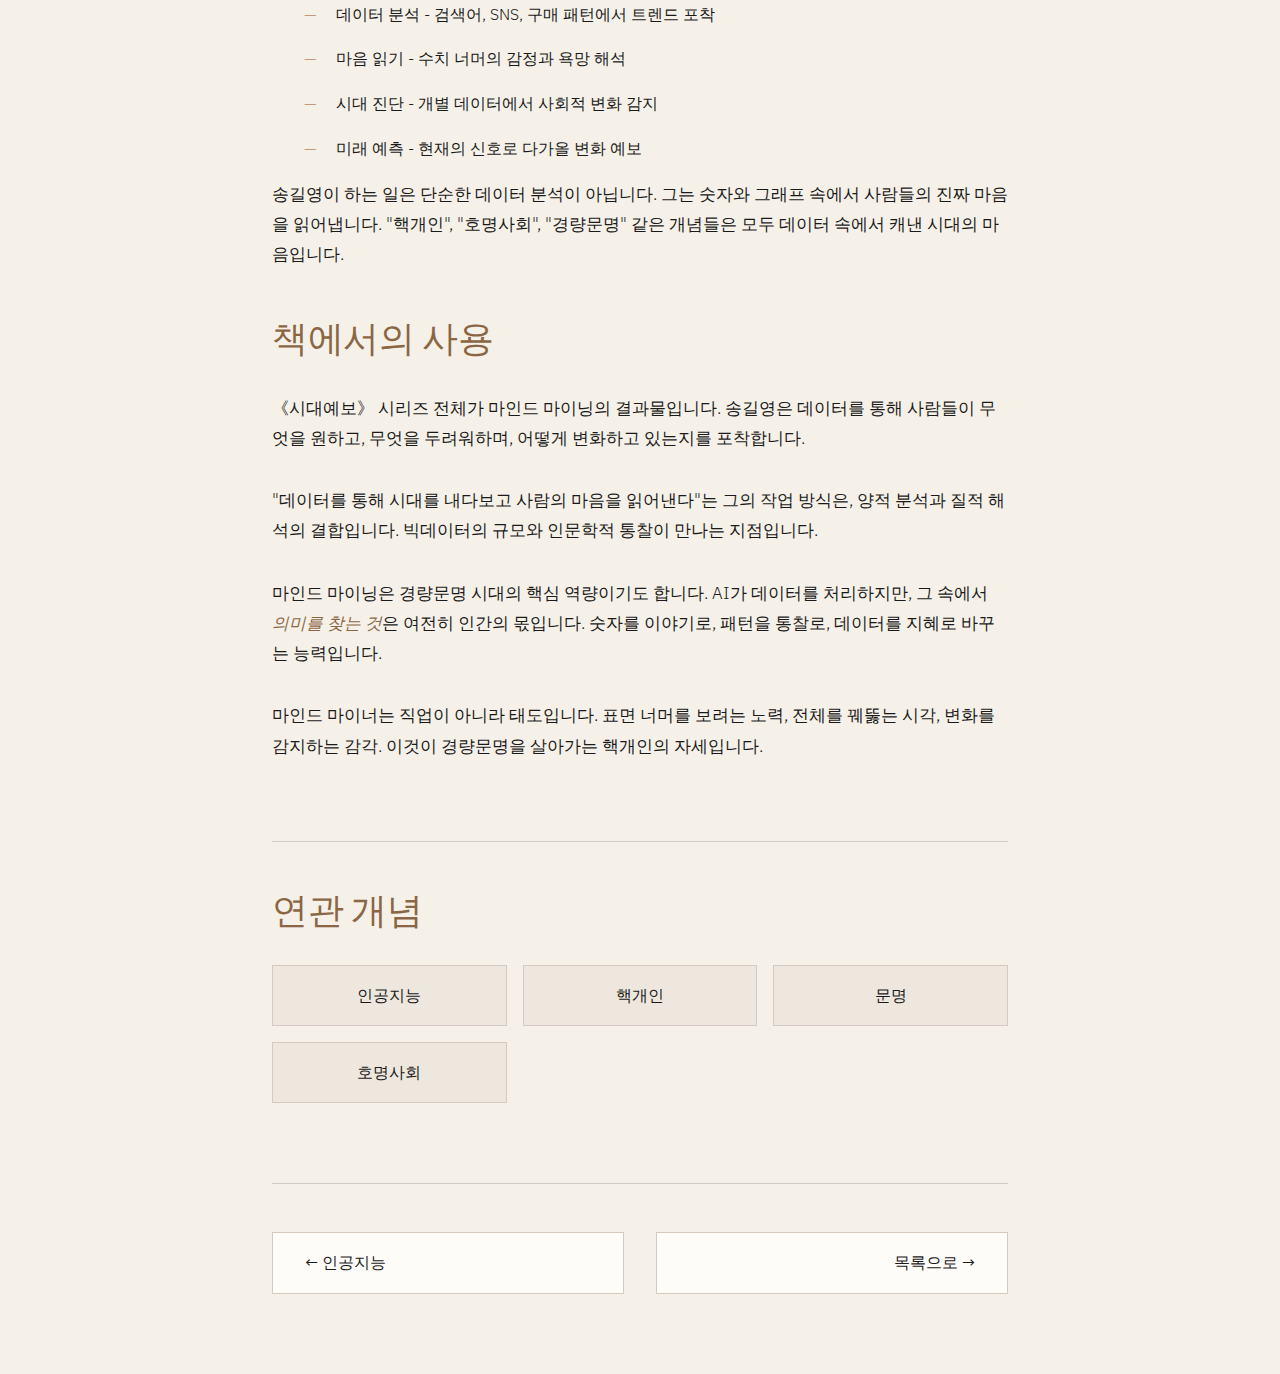
<file: pages/mind-miner.html>
<!DOCTYPE html>
<html lang="ko">
<head>
  <meta charset="UTF-8">
  <meta name="viewport" content="width=device-width, initial-scale=1.0">
  <title>마인드 마이너 - 경량문명 개념사전</title>
  <link rel="stylesheet" href="../css/style.css">
</head>
<body>
  <div class="detail-page">
    <a href="../index.html" class="back-link">← 목록으로 돌아가기</a>
    
    <header class="detail-header">
      <h1 class="detail-title">마인드 마이너</h1>
      <p class="detail-hanja">Mind Miner</p>
      <p class="detail-intro">
        마음을 캐는 사람. 데이터 속에서 시대의 마음을 읽어내는 송길영의 자기 정의.
      </p>
    </header>

    <section class="content-section">
      <h2 class="section-title">어원과 의미</h2>
      <p>
        <strong>마인드(Mind)</strong>는 고대 영어 gemynd(기억, 생각)에서 왔습니다. 정신, 마음, 사고를 의미하는 단어로, 물질적 신체와 구분되는 비물질적 영역을 뜻합니다.
      </p>
      <p>
        <strong>마이너(Miner)</strong>는 라틴어 minare(광산을 파다)에서 유래했습니다. 광부, 채굴자를 의미하며, 땅속 깊은 곳에서 보물을 캐내는 사람입니다.
      </p>
      <p>
        송길영 작가는 자신을 <em>마인드 마이너</em>라고 부릅니다. 데이터라는 광산에서 사람들의 마음과 시대의 흐름을 채굴하는 사람이라는 뜻입니다.
      </p>
    </section>

    <section class="content-section">
      <h2 class="section-title">역사적 발전</h2>
      <p>
        <strong>산업혁명 시대</strong> 마이너(광부)는 석탄과 철광석을 캤습니다. 땅속의 자원이 산업 문명의 연료였습니다.
      </p>
      <p>
        <strong>20세기 중반</strong> 마음(Mind)은 철학과 심리학의 연구 대상이었습니다. 프로이트의 정신분석, 융의 집단무의식, 매슬로의 욕구이론. 모두 인간 마음의 깊은 층위를 탐구했습니다.
      </p>
      <p>
        <strong>1990년대</strong> 데이터 마이닝(Data Mining)이라는 개념이 등장했습니다. 대량의 데이터에서 의미 있는 패턴을 찾아내는 기술입니다. 암호화폐 시대에는 채굴(mining)이 디지털 자산을 만드는 과정이 되었습니다.
      </p>
      <p>
        <strong>21세기</strong> 빅데이터 시대가 열렸습니다. 검색어, 클릭, 구매, 댓글. 모든 디지털 행동이 데이터로 저장됩니다. 이 데이터 속에는 사람들의 욕망, 불안, 관심, 신념이 숨어 있습니다.
      </p>
    </section>

    <section class="content-section">
      <h2 class="section-title">현대적 의미</h2>
      <p>
        마인드 마이너의 작업:
      </p>
      <ul>
        <li><strong>데이터 분석</strong> - 검색어, SNS, 구매 패턴에서 트렌드 포착</li>
        <li><strong>마음 읽기</strong> - 수치 너머의 감정과 욕망 해석</li>
        <li><strong>시대 진단</strong> - 개별 데이터에서 사회적 변화 감지</li>
        <li><strong>미래 예측</strong> - 현재의 신호로 다가올 변화 예보</li>
      </ul>
      <p>
        송길영이 하는 일은 단순한 데이터 분석이 아닙니다. 그는 숫자와 그래프 속에서 <strong>사람들의 진짜 마음</strong>을 읽어냅니다. "핵개인", "호명사회", "경량문명" 같은 개념들은 모두 데이터 속에서 캐낸 시대의 마음입니다.
      </p>
    </section>

    <section class="content-section">
      <h2 class="section-title">책에서의 사용</h2>
      <p>
        《시대예보》 시리즈 전체가 마인드 마이닝의 결과물입니다. 송길영은 데이터를 통해 사람들이 무엇을 원하고, 무엇을 두려워하며, 어떻게 변화하고 있는지를 포착합니다.
      </p>
      <p>
        "데이터를 통해 시대를 내다보고 사람의 마음을 읽어낸다"는 그의 작업 방식은, 양적 분석과 질적 해석의 결합입니다. 빅데이터의 규모와 인문학적 통찰이 만나는 지점입니다.
      </p>
      <p>
        마인드 마이닝은 경량문명 시대의 핵심 역량이기도 합니다. AI가 데이터를 처리하지만, 그 속에서 <em>의미를 찾는 것</em>은 여전히 인간의 몫입니다. 숫자를 이야기로, 패턴을 통찰로, 데이터를 지혜로 바꾸는 능력입니다.
      </p>
      <p>
        마인드 마이너는 직업이 아니라 <strong>태도</strong>입니다. 표면 너머를 보려는 노력, 전체를 꿰뚫는 시각, 변화를 감지하는 감각. 이것이 경량문명을 살아가는 핵개인의 자세입니다.
      </p>
    </section>

    <section class="related-concepts">
      <h2 class="section-title">연관 개념</h2>
      <div class="related-grid">
        <a href="ingong-jineung.html" class="related-link">인공지능</a>
        <a href="haek-gaein.html" class="related-link">핵개인</a>
        <a href="munmyeong.html" class="related-link">문명</a>
        <a href="homyeong-sahoe.html" class="related-link">호명사회</a>
      </div>
    </section>

    <nav class="page-nav">
      <a href="ingong-jineung.html" class="nav-button">← 인공지능</a>
      <a href="../index.html" class="nav-button next">목록으로 →</a>
    </nav>
  </div>
</body>
</html>
</file>
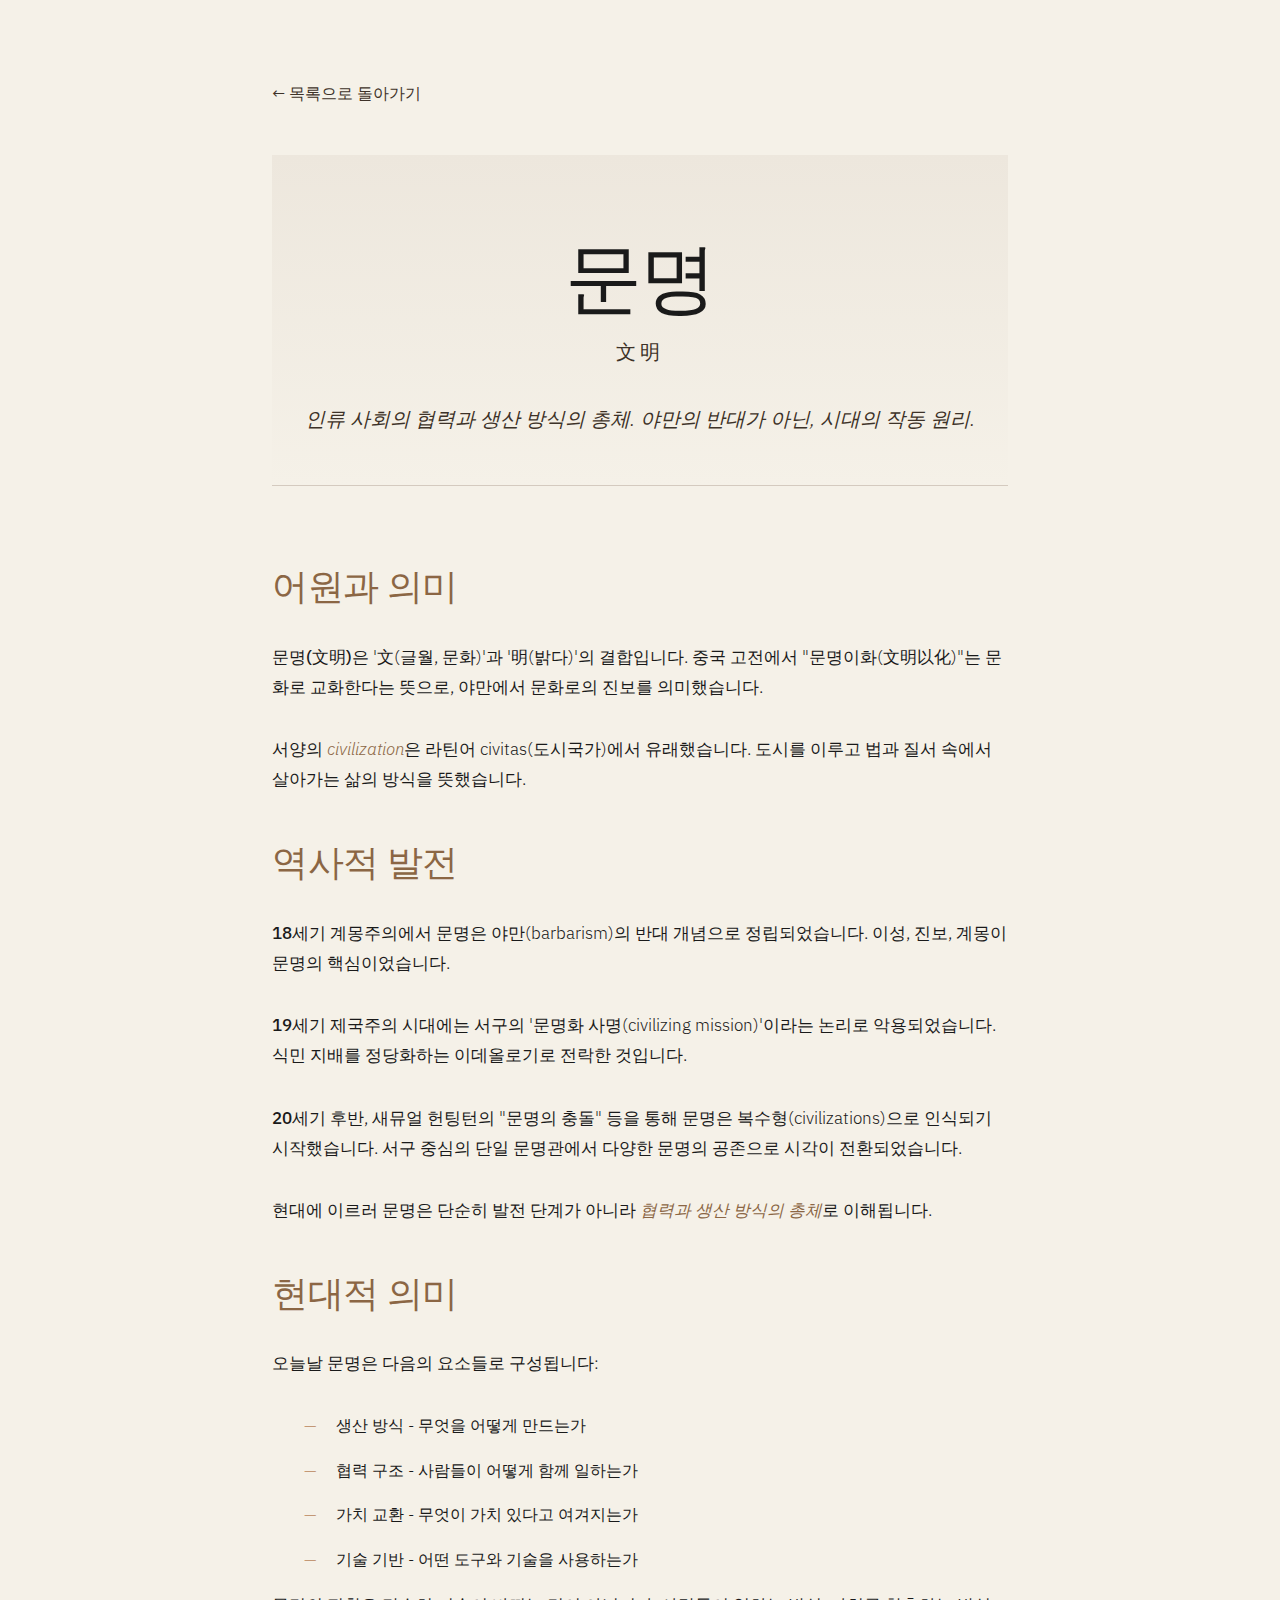
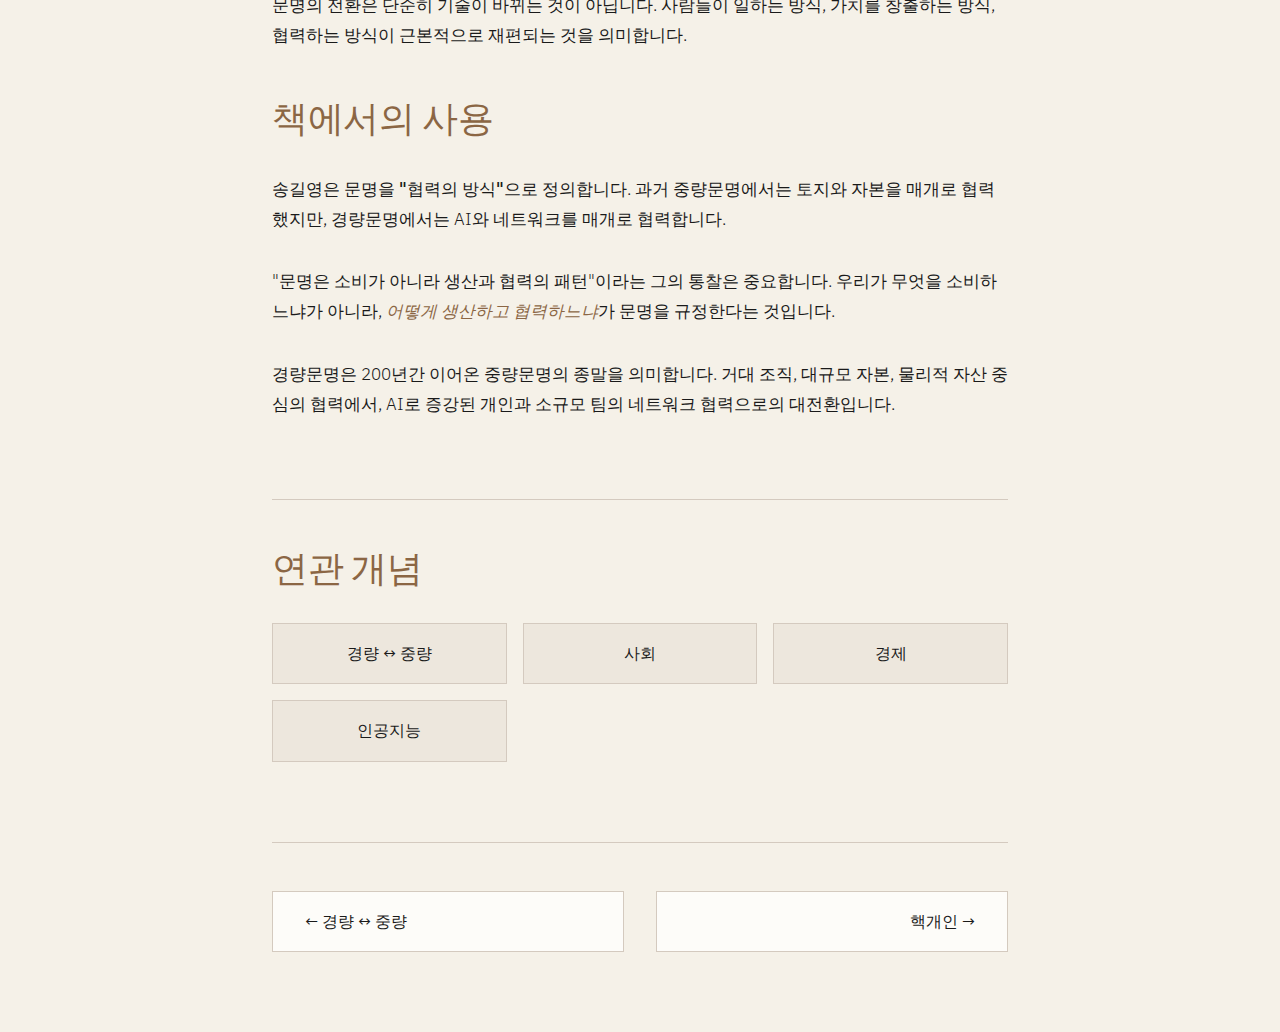
<file: pages/munmyeong.html>
<!DOCTYPE html>
<html lang="ko">
<head>
  <meta charset="UTF-8">
  <meta name="viewport" content="width=device-width, initial-scale=1.0">
  <title>문명 - 경량문명 개념사전</title>
  <link rel="stylesheet" href="../css/style.css">
</head>
<body>
  <div class="detail-page">
    <a href="../index.html" class="back-link">← 목록으로 돌아가기</a>
    
    <header class="detail-header">
      <h1 class="detail-title">문명</h1>
      <p class="detail-hanja">文明</p>
      <p class="detail-intro">
        인류 사회의 협력과 생산 방식의 총체. 야만의 반대가 아닌, 시대의 작동 원리.
      </p>
    </header>

    <section class="content-section">
      <h2 class="section-title">어원과 의미</h2>
      <p>
        <strong>문명(文明)</strong>은 '文(글월, 문화)'과 '明(밝다)'의 결합입니다. 중국 고전에서 "문명이화(文明以化)"는 문화로 교화한다는 뜻으로, 야만에서 문화로의 진보를 의미했습니다.
      </p>
      <p>
        서양의 <em>civilization</em>은 라틴어 civitas(도시국가)에서 유래했습니다. 도시를 이루고 법과 질서 속에서 살아가는 삶의 방식을 뜻했습니다.
      </p>
    </section>

    <section class="content-section">
      <h2 class="section-title">역사적 발전</h2>
      <p>
        <strong>18세기 계몽주의</strong>에서 문명은 야만(barbarism)의 반대 개념으로 정립되었습니다. 이성, 진보, 계몽이 문명의 핵심이었습니다.
      </p>
      <p>
        <strong>19세기 제국주의</strong> 시대에는 서구의 '문명화 사명(civilizing mission)'이라는 논리로 악용되었습니다. 식민 지배를 정당화하는 이데올로기로 전락한 것입니다.
      </p>
      <p>
        <strong>20세기 후반</strong>, 새뮤얼 헌팅턴의 "문명의 충돌" 등을 통해 문명은 복수형(civilizations)으로 인식되기 시작했습니다. 서구 중심의 단일 문명관에서 다양한 문명의 공존으로 시각이 전환되었습니다.
      </p>
      <p>
        <strong>현대</strong>에 이르러 문명은 단순히 발전 단계가 아니라 <em>협력과 생산 방식의 총체</em>로 이해됩니다.
      </p>
    </section>

    <section class="content-section">
      <h2 class="section-title">현대적 의미</h2>
      <p>
        오늘날 문명은 다음의 요소들로 구성됩니다:
      </p>
      <ul>
        <li><strong>생산 방식</strong> - 무엇을 어떻게 만드는가</li>
        <li><strong>협력 구조</strong> - 사람들이 어떻게 함께 일하는가</li>
        <li><strong>가치 교환</strong> - 무엇이 가치 있다고 여겨지는가</li>
        <li><strong>기술 기반</strong> - 어떤 도구와 기술을 사용하는가</li>
      </ul>
      <p>
        문명의 전환은 단순히 기술이 바뀌는 것이 아닙니다. 사람들이 일하는 방식, 가치를 창출하는 방식, 협력하는 방식이 근본적으로 재편되는 것을 의미합니다.
      </p>
    </section>

    <section class="content-section">
      <h2 class="section-title">책에서의 사용</h2>
      <p>
        송길영은 문명을 <strong>"협력의 방식"</strong>으로 정의합니다. 과거 중량문명에서는 토지와 자본을 매개로 협력했지만, 경량문명에서는 AI와 네트워크를 매개로 협력합니다.
      </p>
      <p>
        "문명은 소비가 아니라 생산과 협력의 패턴"이라는 그의 통찰은 중요합니다. 우리가 무엇을 소비하느냐가 아니라, <em>어떻게 생산하고 협력하느냐</em>가 문명을 규정한다는 것입니다.
      </p>
      <p>
        경량문명은 200년간 이어온 중량문명의 종말을 의미합니다. 거대 조직, 대규모 자본, 물리적 자산 중심의 협력에서, AI로 증강된 개인과 소규모 팀의 네트워크 협력으로의 대전환입니다.
      </p>
    </section>

    <section class="related-concepts">
      <h2 class="section-title">연관 개념</h2>
      <div class="related-grid">
        <a href="gyeongryang.html" class="related-link">경량 ↔ 중량</a>
        <a href="sahoe.html" class="related-link">사회</a>
        <a href="gyeongje.html" class="related-link">경제</a>
        <a href="ingong-jineung.html" class="related-link">인공지능</a>
      </div>
    </section>

    <nav class="page-nav">
      <a href="gyeongryang.html" class="nav-button">← 경량 ↔ 중량</a>
      <a href="haek-gaein.html" class="nav-button next">핵개인 →</a>
    </nav>
  </div>
</body>
</html>
</file>
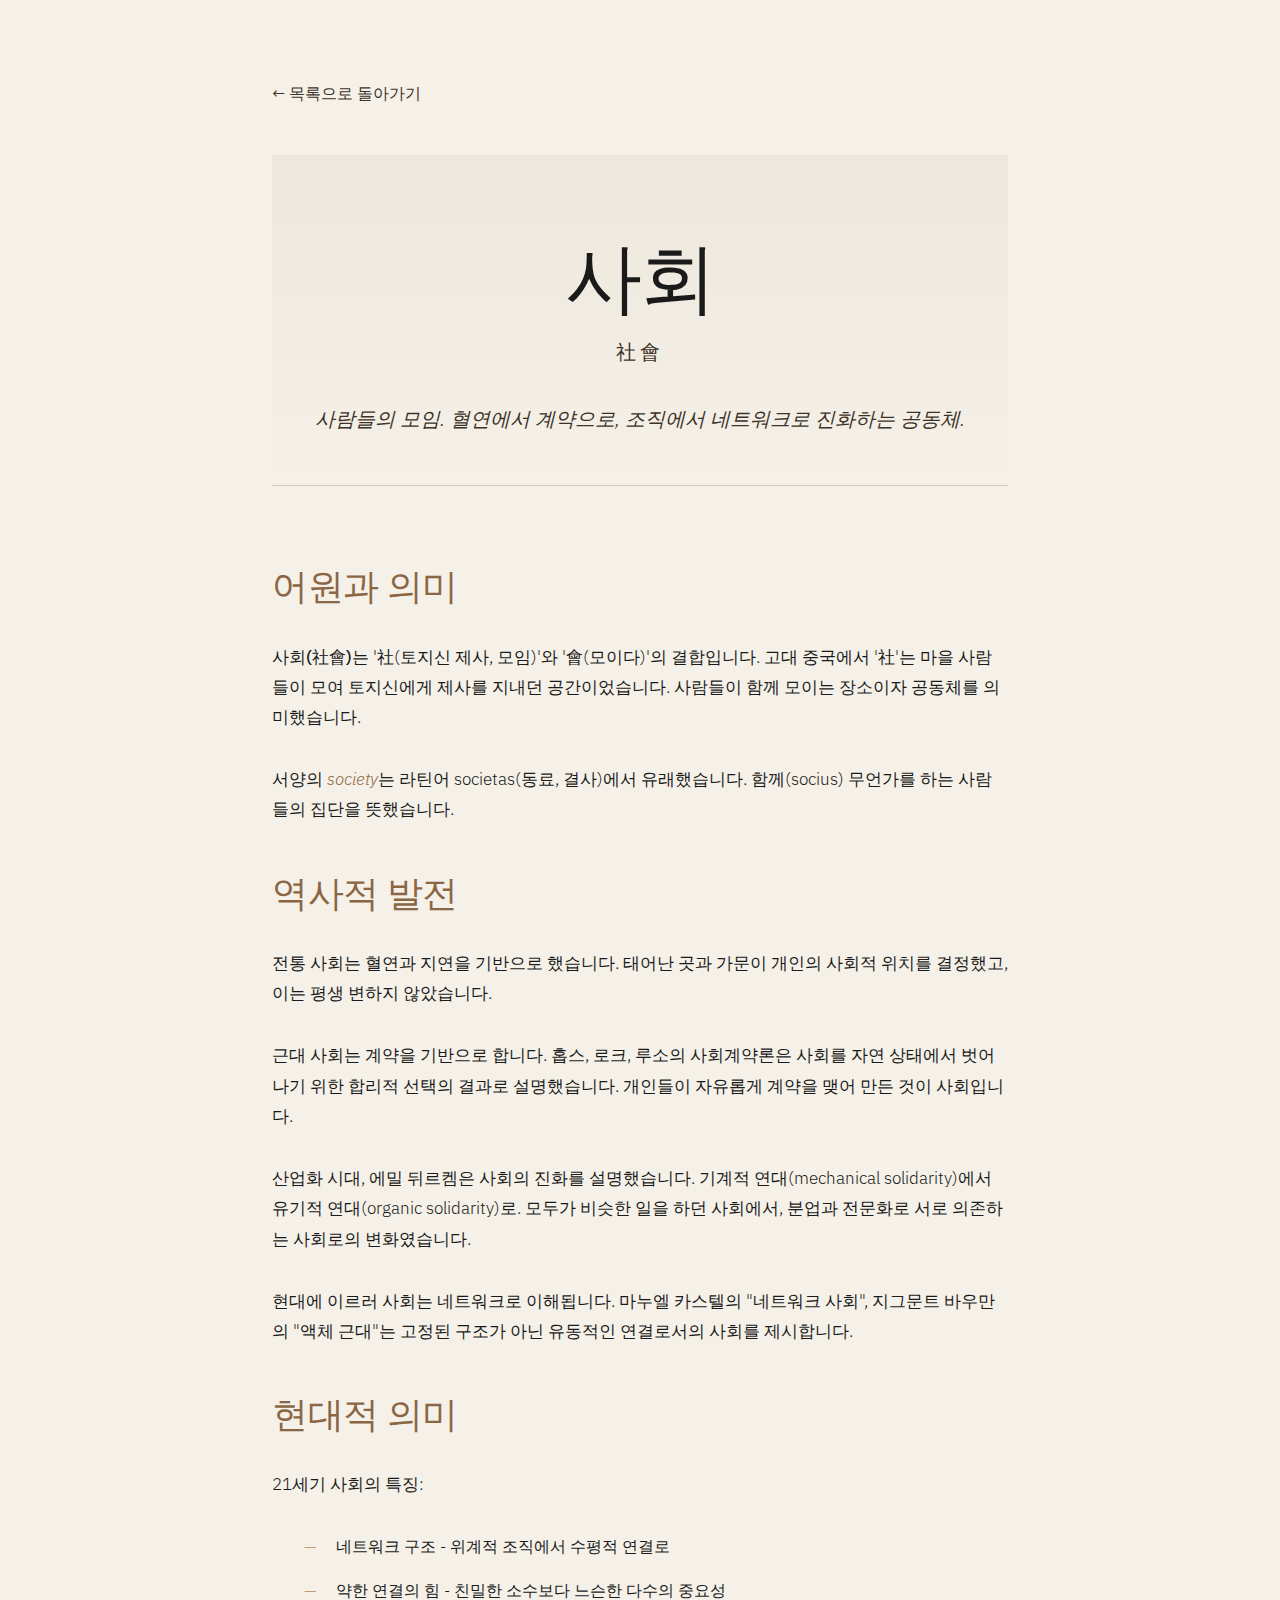
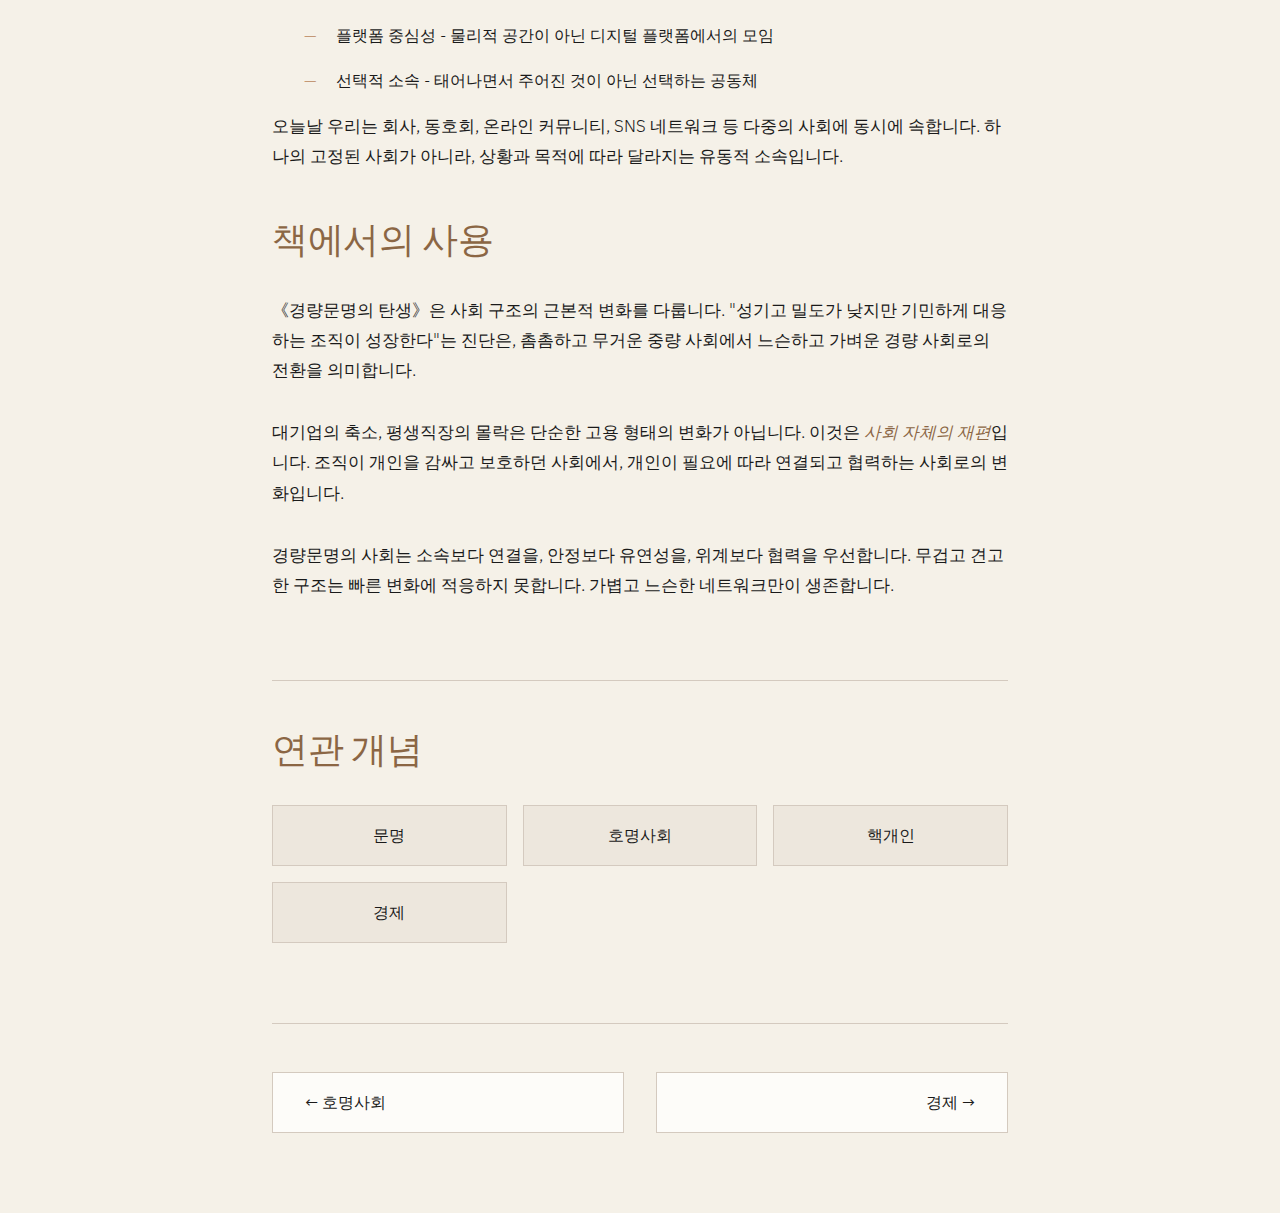
<file: pages/sahoe.html>
<!DOCTYPE html>
<html lang="ko">
<head>
  <meta charset="UTF-8">
  <meta name="viewport" content="width=device-width, initial-scale=1.0">
  <title>사회 - 경량문명 개념사전</title>
  <link rel="stylesheet" href="../css/style.css">
</head>
<body>
  <div class="detail-page">
    <a href="../index.html" class="back-link">← 목록으로 돌아가기</a>
    
    <header class="detail-header">
      <h1 class="detail-title">사회</h1>
      <p class="detail-hanja">社會</p>
      <p class="detail-intro">
        사람들의 모임. 혈연에서 계약으로, 조직에서 네트워크로 진화하는 공동체.
      </p>
    </header>

    <section class="content-section">
      <h2 class="section-title">어원과 의미</h2>
      <p>
        <strong>사회(社會)</strong>는 '社(토지신 제사, 모임)'와 '會(모이다)'의 결합입니다. 고대 중국에서 '社'는 마을 사람들이 모여 토지신에게 제사를 지내던 공간이었습니다. 사람들이 함께 모이는 장소이자 공동체를 의미했습니다.
      </p>
      <p>
        서양의 <em>society</em>는 라틴어 societas(동료, 결사)에서 유래했습니다. 함께(socius) 무언가를 하는 사람들의 집단을 뜻했습니다.
      </p>
    </section>

    <section class="content-section">
      <h2 class="section-title">역사적 발전</h2>
      <p>
        <strong>전통 사회</strong>는 혈연과 지연을 기반으로 했습니다. 태어난 곳과 가문이 개인의 사회적 위치를 결정했고, 이는 평생 변하지 않았습니다.
      </p>
      <p>
        <strong>근대 사회</strong>는 계약을 기반으로 합니다. 홉스, 로크, 루소의 사회계약론은 사회를 자연 상태에서 벗어나기 위한 합리적 선택의 결과로 설명했습니다. 개인들이 자유롭게 계약을 맺어 만든 것이 사회입니다.
      </p>
      <p>
        <strong>산업화 시대</strong>, 에밀 뒤르켐은 사회의 진화를 설명했습니다. 기계적 연대(mechanical solidarity)에서 유기적 연대(organic solidarity)로. 모두가 비슷한 일을 하던 사회에서, 분업과 전문화로 서로 의존하는 사회로의 변화였습니다.
      </p>
      <p>
        <strong>현대</strong>에 이르러 사회는 네트워크로 이해됩니다. 마누엘 카스텔의 "네트워크 사회", 지그문트 바우만의 "액체 근대"는 고정된 구조가 아닌 유동적인 연결로서의 사회를 제시합니다.
      </p>
    </section>

    <section class="content-section">
      <h2 class="section-title">현대적 의미</h2>
      <p>
        21세기 사회의 특징:
      </p>
      <ul>
        <li><strong>네트워크 구조</strong> - 위계적 조직에서 수평적 연결로</li>
        <li><strong>약한 연결의 힘</strong> - 친밀한 소수보다 느슨한 다수의 중요성</li>
        <li><strong>플랫폼 중심성</strong> - 물리적 공간이 아닌 디지털 플랫폼에서의 모임</li>
        <li><strong>선택적 소속</strong> - 태어나면서 주어진 것이 아닌 선택하는 공동체</li>
      </ul>
      <p>
        오늘날 우리는 회사, 동호회, 온라인 커뮤니티, SNS 네트워크 등 <strong>다중의 사회</strong>에 동시에 속합니다. 하나의 고정된 사회가 아니라, 상황과 목적에 따라 달라지는 유동적 소속입니다.
      </p>
    </section>

    <section class="content-section">
      <h2 class="section-title">책에서의 사용</h2>
      <p>
        《경량문명의 탄생》은 사회 구조의 근본적 변화를 다룹니다. "성기고 밀도가 낮지만 기민하게 대응하는 조직이 성장한다"는 진단은, 촘촘하고 무거운 중량 사회에서 느슨하고 가벼운 경량 사회로의 전환을 의미합니다.
      </p>
      <p>
        대기업의 축소, 평생직장의 몰락은 단순한 고용 형태의 변화가 아닙니다. 이것은 <em>사회 자체의 재편</em>입니다. 조직이 개인을 감싸고 보호하던 사회에서, 개인이 필요에 따라 연결되고 협력하는 사회로의 변화입니다.
      </p>
      <p>
        경량문명의 사회는 소속보다 연결을, 안정보다 유연성을, 위계보다 협력을 우선합니다. 무겁고 견고한 구조는 빠른 변화에 적응하지 못합니다. 가볍고 느슨한 네트워크만이 생존합니다.
      </p>
    </section>

    <section class="related-concepts">
      <h2 class="section-title">연관 개념</h2>
      <div class="related-grid">
        <a href="munmyeong.html" class="related-link">문명</a>
        <a href="homyeong-sahoe.html" class="related-link">호명사회</a>
        <a href="haek-gaein.html" class="related-link">핵개인</a>
        <a href="gyeongje.html" class="related-link">경제</a>
      </div>
    </section>

    <nav class="page-nav">
      <a href="homyeong-sahoe.html" class="nav-button">← 호명사회</a>
      <a href="gyeongje.html" class="nav-button next">경제 →</a>
    </nav>
  </div>
</body>
</html>
</file>
<file: css/style.css>
@import url('https://fonts.googleapis.com/css2?family=Cormorant+Garamond:wght@300;400;600&family=IBM+Plex+Sans:wght@300;400;500;600&display=swap');

:root {
  /* Colors - Warm Paper Palette */
  --bg-primary: #F5F1E8;
  --bg-secondary: #EDE7DD;
  --bg-card: #FDFCF9;
  --text-primary: #1a1a1a;
  --text-secondary: #3d3228;
  --accent: #B8845C;
  --accent-dark: #8B6644;
  --border: #D4CABF;
  --shadow: rgba(44, 24, 16, 0.08);
  
  /* Typography */
  --font-display: 'Cormorant Garamond', serif;
  --font-body: 'IBM Plex Sans', sans-serif;
  
  /* Spacing */
  --space-xs: 0.5rem;
  --space-sm: 1rem;
  --space-md: 2rem;
  --space-lg: 3rem;
  --space-xl: 5rem;
  
  /* Transitions */
  --transition: all 0.3s cubic-bezier(0.4, 0, 0.2, 1);
}

* {
  margin: 0;
  padding: 0;
  box-sizing: border-box;
}

body {
  font-family: var(--font-body);
  background-color: var(--bg-primary);
  color: var(--text-primary);
  line-height: 1.7;
  font-weight: 300;
  -webkit-font-smoothing: antialiased;
  -moz-osx-font-smoothing: grayscale;
}

/* Typography */
h1, h2, h3, h4, h5, h6 {
  font-family: var(--font-display);
  font-weight: 400;
  line-height: 1.2;
}

h1 {
  font-size: clamp(2.5rem, 5vw, 4rem);
  letter-spacing: -0.02em;
}

h2 {
  font-size: clamp(2rem, 4vw, 3rem);
  letter-spacing: -0.01em;
}

h3 {
  font-size: clamp(1.5rem, 3vw, 2rem);
}

/* Container */
.container {
  max-width: 1400px;
  margin: 0 auto;
  padding: var(--space-md);
}

/* Header */
header {
  padding: var(--space-xl) var(--space-md) var(--space-lg);
  text-align: center;
  background: linear-gradient(180deg, var(--bg-secondary) 0%, var(--bg-primary) 100%);
  border-bottom: 1px solid var(--border);
}

.site-title {
  font-size: clamp(2.5rem, 6vw, 5rem);
  margin-bottom: var(--space-sm);
  font-weight: 300;
  color: var(--text-primary);
}

.site-subtitle {
  font-family: var(--font-body);
  font-size: clamp(1rem, 2vw, 1.25rem);
  color: var(--text-secondary);
  font-weight: 300;
  letter-spacing: 0.05em;
  text-transform: uppercase;
}

.site-description {
  font-family: var(--font-body);
  font-size: clamp(0.95rem, 1.5vw, 1.1rem);
  color: var(--text-secondary);
  margin-top: var(--space-md);
  max-width: 600px;
  margin-left: auto;
  margin-right: auto;
  line-height: 1.8;
}

/* Category Sections */
.category-section {
  margin: var(--space-xl) 0;
}

.category-title {
  font-size: clamp(1.75rem, 3vw, 2.5rem);
  margin-bottom: var(--space-md);
  padding-bottom: var(--space-sm);
  border-bottom: 2px solid var(--accent);
  display: inline-block;
}

/* Card Grid */
.card-grid {
  display: grid;
  grid-template-columns: repeat(auto-fill, minmax(300px, 1fr));
  gap: var(--space-md);
  margin-top: var(--space-md);
}

/* Concept Card */
.concept-card {
  background: var(--bg-card);
  border: 1px solid var(--border);
  padding: var(--space-md);
  text-decoration: none;
  color: var(--text-primary);
  display: block;
  transition: var(--transition);
  position: relative;
  overflow: hidden;
}

.concept-card::before {
  content: '';
  position: absolute;
  top: 0;
  left: 0;
  width: 4px;
  height: 100%;
  background: var(--accent);
  transform: scaleY(0);
  transform-origin: bottom;
  transition: var(--transition);
}

.concept-card:hover {
  transform: translateY(-4px);
  box-shadow: 0 12px 24px var(--shadow);
  border-color: var(--accent);
}

.concept-card:hover::before {
  transform: scaleY(1);
}

.card-title {
  font-size: clamp(1.5rem, 2.5vw, 2rem);
  margin-bottom: var(--space-xs);
  font-weight: 400;
}

.card-hanja {
  font-size: 0.9rem;
  color: var(--text-secondary);
  font-family: var(--font-body);
  font-weight: 300;
  margin-bottom: var(--space-sm);
  letter-spacing: 0.1em;
}

.card-description {
  font-size: 1rem;
  line-height: 1.6;
  color: var(--text-secondary);
  font-weight: 300;
}

/* Detail Page Styles */
.detail-page {
  max-width: 800px;
  margin: 0 auto;
  padding: var(--space-xl) var(--space-md);
}

.detail-header {
  text-align: center;
  margin-bottom: var(--space-xl);
  padding-bottom: var(--space-lg);
  border-bottom: 1px solid var(--border);
}

.detail-title {
  font-size: clamp(3rem, 6vw, 5rem);
  margin-bottom: var(--space-xs);
  font-weight: 300;
}

.detail-hanja {
  font-size: 1.25rem;
  color: var(--text-secondary);
  font-family: var(--font-body);
  letter-spacing: 0.2em;
  font-weight: 300;
}

.detail-intro {
  font-size: 1.25rem;
  line-height: 1.8;
  color: var(--text-secondary);
  text-align: center;
  margin-top: var(--space-md);
  font-style: italic;
}

/* Content Sections */
.content-section {
  margin: var(--space-lg) 0;
}

.section-title {
  font-size: clamp(1.75rem, 3vw, 2.25rem);
  margin-bottom: var(--space-md);
  color: var(--accent-dark);
  font-weight: 400;
}

.content-section p {
  margin-bottom: var(--space-md);
  font-size: 1.05rem;
  line-height: 1.8;
}

.content-section ul {
  list-style: none;
  margin-left: var(--space-md);
}

.content-section li {
  margin-bottom: var(--space-sm);
  padding-left: var(--space-md);
  position: relative;
  line-height: 1.8;
}

.content-section li::before {
  content: '—';
  position: absolute;
  left: 0;
  color: var(--accent);
}

.content-section strong {
  font-weight: 500;
  color: var(--text-primary);
}

.content-section em {
  font-style: italic;
  color: var(--accent-dark);
}

/* Related Concepts */
.related-concepts {
  margin-top: var(--space-xl);
  padding-top: var(--space-lg);
  border-top: 1px solid var(--border);
}

.related-grid {
  display: grid;
  grid-template-columns: repeat(auto-fit, minmax(200px, 1fr));
  gap: var(--space-sm);
  margin-top: var(--space-md);
}

.related-link {
  display: block;
  padding: var(--space-sm) var(--space-md);
  background: var(--bg-secondary);
  border: 1px solid var(--border);
  text-decoration: none;
  color: var(--text-primary);
  text-align: center;
  transition: var(--transition);
  font-weight: 400;
}

.related-link:hover {
  background: var(--accent);
  color: var(--bg-card);
  border-color: var(--accent-dark);
}

/* Navigation */
.page-nav {
  display: flex;
  justify-content: space-between;
  margin-top: var(--space-xl);
  padding-top: var(--space-lg);
  border-top: 1px solid var(--border);
  gap: var(--space-md);
}

.nav-button {
  padding: var(--space-sm) var(--space-md);
  background: var(--bg-card);
  border: 1px solid var(--border);
  text-decoration: none;
  color: var(--text-primary);
  transition: var(--transition);
  font-family: var(--font-body);
  font-weight: 400;
  display: flex;
  align-items: center;
  gap: var(--space-xs);
  flex: 1;
}

.nav-button:hover {
  background: var(--accent);
  color: var(--bg-card);
  border-color: var(--accent-dark);
  transform: translateX(-2px);
}

.nav-button.next:hover {
  transform: translateX(2px);
}

.nav-button.next {
  justify-content: flex-end;
  text-align: right;
}

/* Back to home */
.back-link {
  display: inline-block;
  margin-bottom: var(--space-lg);
  color: var(--text-secondary);
  text-decoration: none;
  font-family: var(--font-body);
  font-weight: 400;
  transition: var(--transition);
}

.back-link:hover {
  color: var(--accent-dark);
}

/* Footer */
footer {
  text-align: center;
  padding: var(--space-xl) var(--space-md);
  margin-top: var(--space-xl);
  border-top: 1px solid var(--border);
  color: var(--text-secondary);
  font-size: 0.9rem;
}

/* Responsive */
@media (max-width: 768px) {
  .card-grid {
    grid-template-columns: 1fr;
  }
  
  .page-nav {
    flex-direction: column;
  }
  
  .nav-button {
    justify-content: center;
    text-align: center;
  }
}

/* Smooth scrolling */
html {
  scroll-behavior: smooth;
}

/* Selection */
::selection {
  background: var(--accent);
  color: var(--bg-card);
}
</file>
